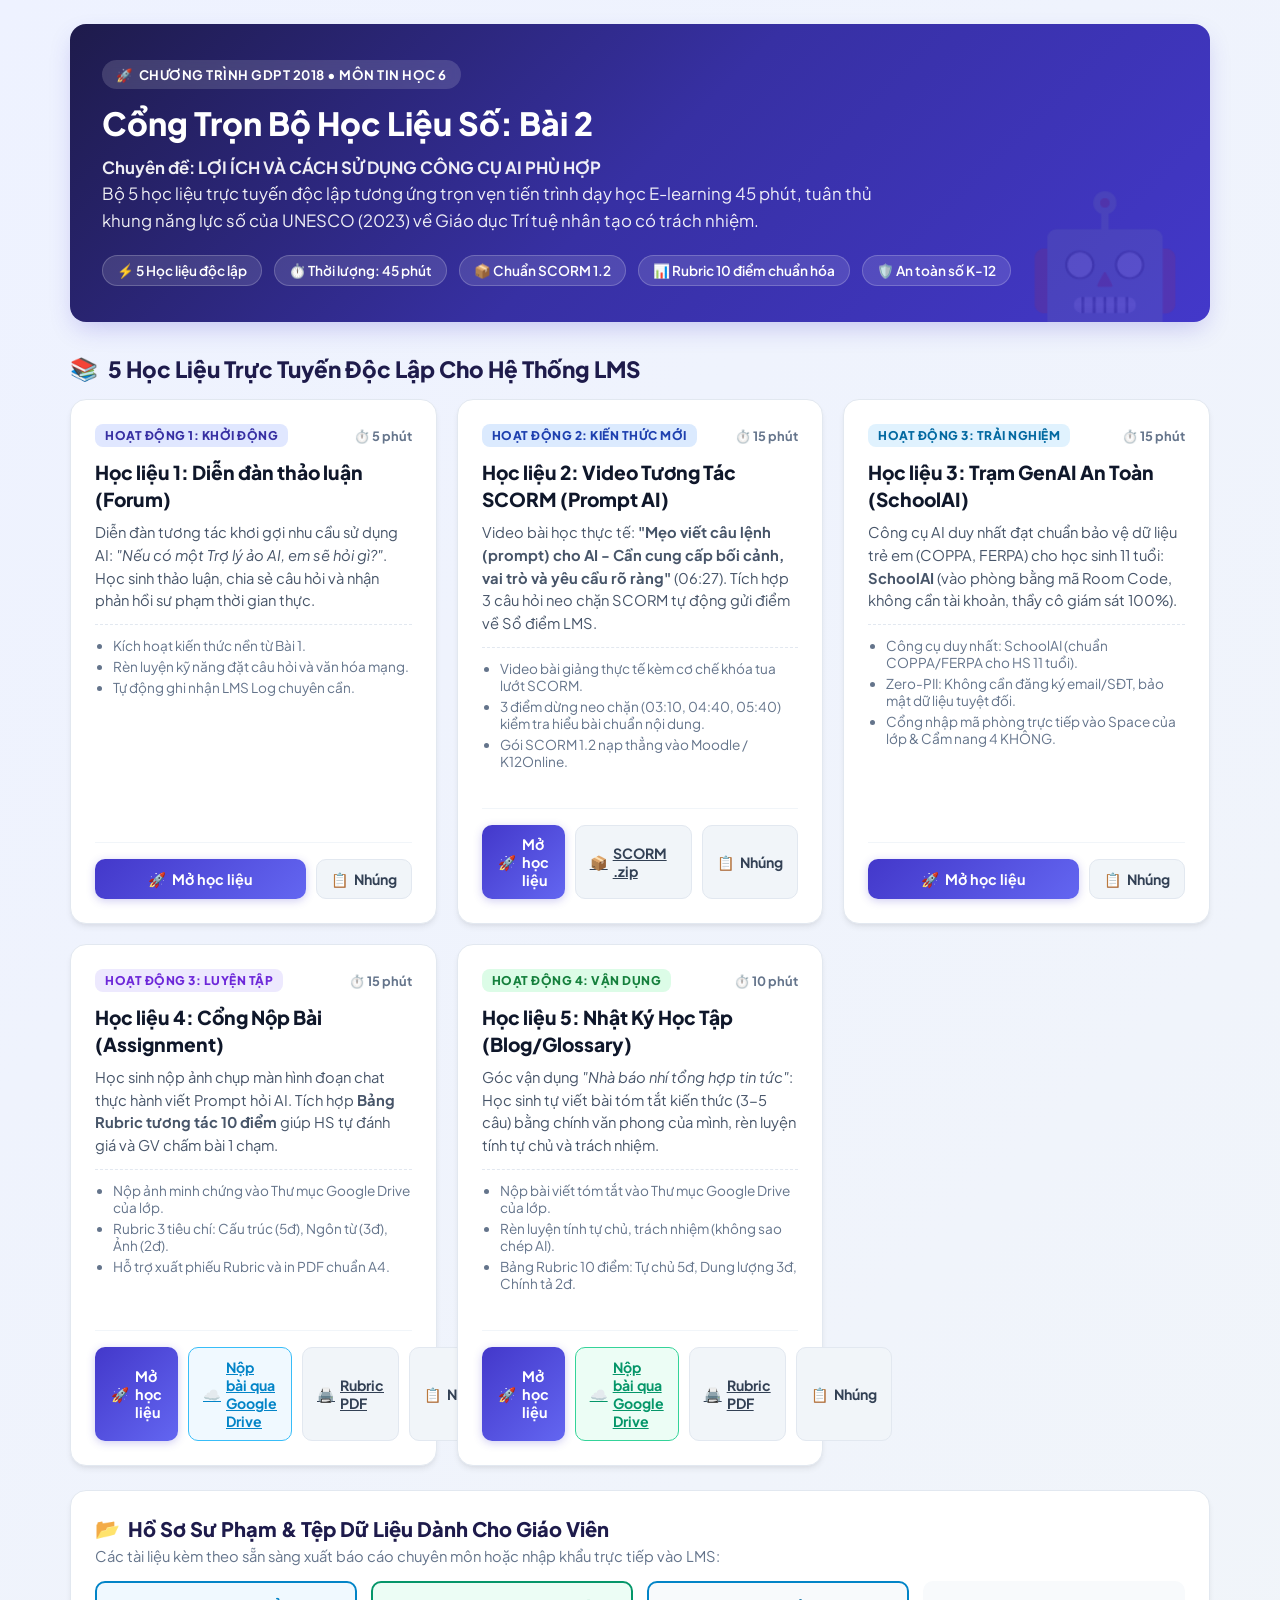
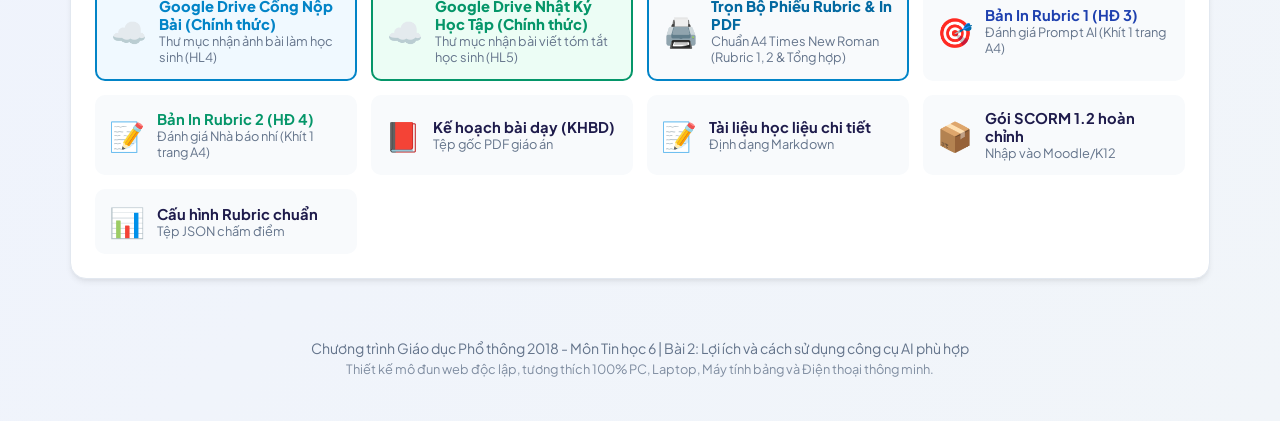
<file: index.html>
<!DOCTYPE html>
<html lang="vi">

<head>
  <meta charset="UTF-8">
  <meta name="viewport" content="width=device-width, initial-scale=1.0">
  <title>Cổng Trọn Bộ Học Liệu Tin Học 6: Bài 2 (E-Learning LMS)</title>
  <link rel="preconnect" href="https://fonts.googleapis.com">
  <link rel="preconnect" href="https://fonts.gstatic.com" crossorigin>
  <link href="https://fonts.googleapis.com/css2?family=Plus+Jakarta+Sans:wght@400;500;600;700;800;900&display=swap"
    rel="stylesheet">
  <style>
    :root {
      --primary: #4338ca;
      --primary-light: #6366f1;
      --primary-dark: #312e81;
      --accent: #0ea5e9;
      --bg: #f8fafc;
      --card: #ffffff;
      --text: #0f172a;
      --text-muted: #64748b;
      --radius: 16px;
      --shadow: 0 4px 6px -1px rgba(0, 0, 0, 0.07), 0 2px 4px -2px rgba(0, 0, 0, 0.05);
      --shadow-lg: 0 10px 25px -5px rgba(67, 56, 202, 0.25);
    }

    * {
      box-sizing: border-box;
      margin: 0;
      padding: 0;
      font-family: 'Plus Jakarta Sans', sans-serif;
      -webkit-tap-highlight-color: transparent;
    }

    body {
      background: linear-gradient(135deg, #eef2ff 0%, #f1f5f9 100%);
      color: var(--text);
      padding: 24px 16px;
      min-height: 100vh;
    }

    .container {
      max-width: 1140px;
      margin: 0 auto;
    }

    /* Header */
    header {
      background: linear-gradient(135deg, #1e1b4b 0%, #3730a3 50%, #4338ca 100%);
      color: white;
      padding: 36px 32px;
      border-radius: var(--radius);
      box-shadow: var(--shadow-lg);
      margin-bottom: 28px;
      position: relative;
      overflow: hidden;
    }

    header::after {
      content: "🤖";
      position: absolute;
      right: 25px;
      bottom: -15px;
      font-size: 8rem;
      opacity: 0.12;
      pointer-events: none;
    }

    .tag {
      display: inline-flex;
      align-items: center;
      gap: 6px;
      background: rgba(255, 255, 255, 0.15);
      backdrop-filter: blur(4px);
      padding: 6px 14px;
      border-radius: 20px;
      font-size: 0.82rem;
      font-weight: 700;
      letter-spacing: 0.5px;
      text-transform: uppercase;
      margin-bottom: 14px;
    }

    h1 {
      font-size: 2rem;
      font-weight: 800;
      margin-bottom: 10px;
      line-height: 1.3;
    }

    .subtitle {
      font-size: 1.05rem;
      opacity: 0.92;
      max-width: 780px;
      line-height: 1.6;
    }

    /* Badges Bar */
    .badges-bar {
      display: flex;
      flex-wrap: wrap;
      gap: 12px;
      margin-top: 20px;
    }

    .badge-item {
      background: rgba(255, 255, 255, 0.12);
      border: 1px solid rgba(255, 255, 255, 0.2);
      padding: 6px 14px;
      border-radius: 20px;
      font-size: 0.85rem;
      font-weight: 600;
    }

    /* Section Grid */
    .section-title {
      font-size: 1.4rem;
      font-weight: 800;
      color: #1e1b4b;
      margin: 32px 0 16px;
      display: flex;
      align-items: center;
      gap: 10px;
    }

    .cards-grid {
      display: grid;
      grid-template-columns: repeat(auto-fit, minmax(320px, 1fr));
      gap: 20px;
    }

    .card {
      background: var(--card);
      border-radius: var(--radius);
      padding: 24px;
      box-shadow: var(--shadow);
      border: 1px solid #e2e8f0;
      display: flex;
      flex-direction: column;
      justify-content: space-between;
      transition: all 0.25s ease;
      position: relative;
    }

    .card:hover {
      transform: translateY(-4px);
      box-shadow: 0 12px 24px -6px rgba(0, 0, 0, 0.1);
      border-color: #cbd5e1;
    }

    .card-top {
      margin-bottom: 16px;
    }

    .card-meta {
      display: flex;
      justify-content: space-between;
      align-items: center;
      margin-bottom: 12px;
    }

    .activity-badge {
      font-size: 0.75rem;
      font-weight: 800;
      padding: 4px 10px;
      border-radius: 8px;
      text-transform: uppercase;
      letter-spacing: 0.5px;
    }

    .badge-act1 {
      background: #e0e7ff;
      color: #3730a3;
    }

    .badge-act2 {
      background: #dbeafe;
      color: #1e40af;
    }

    .badge-act3 {
      background: #e0f2fe;
      color: #0369a1;
    }

    .badge-act4 {
      background: #ede9fe;
      color: #6d28d9;
    }

    .badge-act5 {
      background: #dcfce7;
      color: #15803d;
    }

    .time-badge {
      font-size: 0.8rem;
      font-weight: 700;
      color: #64748b;
      display: flex;
      align-items: center;
      gap: 4px;
    }

    .card-title {
      font-size: 1.2rem;
      font-weight: 800;
      color: #0f172a;
      line-height: 1.4;
      margin-bottom: 8px;
    }

    .card-desc {
      font-size: 0.92rem;
      color: #475569;
      line-height: 1.55;
    }

    .objective-list {
      margin-top: 12px;
      padding-top: 12px;
      border-top: 1px dashed #e2e8f0;
      font-size: 0.85rem;
      color: #64748b;
    }

    .objective-list li {
      margin-left: 18px;
      margin-bottom: 4px;
    }

    .card-actions {
      display: flex;
      gap: 10px;
      margin-top: 18px;
      padding-top: 16px;
      border-top: 1px solid #f1f5f9;
    }

    .btn-launch {
      flex: 1;
      background: linear-gradient(135deg, var(--primary), var(--primary-light));
      color: white;
      text-decoration: none;
      padding: 10px 16px;
      border-radius: 10px;
      font-weight: 700;
      font-size: 0.9rem;
      display: inline-flex;
      align-items: center;
      justify-content: center;
      gap: 6px;
      transition: all 0.2s;
      box-shadow: 0 2px 8px rgba(67, 56, 202, 0.25);
    }

    .btn-launch:hover {
      background: var(--primary-dark);
      transform: translateY(-1px);
    }

    .btn-secondary {
      background: #f1f5f9;
      color: #334155;
      border: 1px solid #e2e8f0;
      padding: 10px 14px;
      border-radius: 10px;
      font-weight: 700;
      font-size: 0.88rem;
      cursor: pointer;
      display: inline-flex;
      align-items: center;
      gap: 5px;
      transition: all 0.2s;
    }

    .btn-secondary:hover {
      background: #e2e8f0;
      color: #0f172a;
    }

    /* Teacher Resource Card */
    .resource-card {
      background: white;
      border-radius: var(--radius);
      padding: 24px;
      box-shadow: var(--shadow);
      border: 1px solid #e2e8f0;
      margin-top: 24px;
    }

    .resource-grid {
      display: grid;
      grid-template-columns: repeat(auto-fit, minmax(220px, 1fr));
      gap: 14px;
      margin-top: 16px;
    }

    .resource-item {
      border: 1px solid var(--border);
      border-radius: 10px;
      padding: 14px;
      background: #f8fafc;
      display: flex;
      align-items: center;
      gap: 12px;
      text-decoration: none;
      color: var(--text);
      transition: all 0.2s;
    }

    .resource-item:hover {
      background: #eef2ff;
      border-color: #c7d2fe;
      transform: translateY(-2px);
    }

    .resource-icon {
      font-size: 1.8rem;
    }

    .resource-name {
      font-weight: 700;
      font-size: 0.92rem;
      color: #1e1b4b;
    }

    .resource-type {
      font-size: 0.8rem;
      color: var(--text-muted);
    }

    /* Modal for Iframe Embed */
    .modal-overlay {
      display: none;
      position: fixed;
      top: 0;
      left: 0;
      width: 100%;
      height: 100%;
      background: rgba(15, 23, 42, 0.7);
      backdrop-filter: blur(4px);
      z-index: 100;
      align-items: center;
      justify-content: center;
      padding: 16px;
    }

    .modal-card {
      background: white;
      border-radius: 16px;
      max-width: 620px;
      width: 100%;
      padding: 26px;
      box-shadow: var(--shadow-lg);
    }

    .modal-header {
      display: flex;
      justify-content: space-between;
      align-items: center;
      margin-bottom: 14px;
    }

    .modal-title {
      font-size: 1.2rem;
      font-weight: 800;
      color: #1e1b4b;
    }

    .btn-close {
      background: none;
      border: none;
      font-size: 1.4rem;
      cursor: pointer;
      color: var(--text-muted);
    }

    .code-box {
      background: #0f172a;
      color: #f8fafc;
      padding: 14px;
      border-radius: 8px;
      font-family: monospace;
      font-size: 0.88rem;
      word-break: break-all;
      margin: 14px 0;
    }

    /* Footer */
    footer {
      text-align: center;
      margin-top: 40px;
      padding: 20px 0;
      color: var(--text-muted);
      font-size: 0.88rem;
    }
  </style>
</head>

<body>

  <div class="container">
    <!-- Header -->
    <header>
      <div class="tag">
        <span>🚀</span> CHƯƠNG TRÌNH GDPT 2018 • MÔN TIN HỌC 6
      </div>
      <h1>Cổng Trọn Bộ Học Liệu Số: Bài 2</h1>
      <p class="subtitle">
        <strong>Chuyên đề: LỢI ÍCH VÀ CÁCH SỬ DỤNG CÔNG CỤ AI PHÙ HỢP</strong><br>
        Bộ 5 học liệu trực tuyến độc lập tương ứng trọn vẹn tiến trình dạy học E-learning 45 phút,
        tuân thủ khung năng lực số của UNESCO (2023) về Giáo dục Trí tuệ nhân tạo có trách nhiệm.
      </p>

      <div class="badges-bar">
        <div class="badge-item">⚡ 5 Học liệu độc lập</div>
        <div class="badge-item">⏱️ Thời lượng: 45 phút</div>
        <div class="badge-item">📦 Chuẩn SCORM 1.2</div>
        <div class="badge-item">📊 Rubric 10 điểm chuẩn hóa</div>
        <div class="badge-item">🛡️ An toàn số K-12</div>
      </div>
    </header>

    <!-- 5 Independent Learning Materials -->
    <div class="section-title">
      <span>📚</span> 5 Học Liệu Trực Tuyến Độc Lập Cho Hệ Thống LMS
    </div>

    <div class="cards-grid">
      <!-- Card 1 -->
      <div class="card">
        <div class="card-top">
          <div class="card-meta">
            <span class="activity-badge badge-act1">Hoạt động 1: Khởi động</span>
            <span class="time-badge">⏱️ 5 phút</span>
          </div>
          <div class="card-title">Học liệu 1: Diễn đàn thảo luận (Forum)</div>
          <p class="card-desc">
            Diễn đàn tương tác khơi gợi nhu cầu sử dụng AI: <em>"Nếu có một Trợ lý ảo AI, em sẽ hỏi gì?"</em>. Học sinh
            thảo luận, chia sẻ câu hỏi và nhận phản hồi sư phạm thời gian thực.
          </p>
          <ul class="objective-list">
            <li>Kích hoạt kiến thức nền từ Bài 1.</li>
            <li>Rèn luyện kỹ năng đặt câu hỏi và văn hóa mạng.</li>
            <li>Tự động ghi nhận LMS Log chuyên cần.</li>
          </ul>
        </div>
        <div class="card-actions">
          <a href="hoc_lieu_1_dien_dan_khoi_dong.html" class="btn-launch" target="_blank">
            <span>🚀</span> Mở học liệu
          </a>
          <button class="btn-secondary" onclick="openEmbedModal('hoc_lieu_1_dien_dan_khoi_dong.html')">
            <span>📋</span> Nhúng
          </button>
        </div>
      </div>

      <!-- Card 2 -->
      <div class="card">
        <div class="card-top">
          <div class="card-meta">
            <span class="activity-badge badge-act2">Hoạt động 2: Kiến thức mới</span>
            <span class="time-badge">⏱️ 15 phút</span>
          </div>
          <div class="card-title">Học liệu 2: Video Tương Tác SCORM (Prompt AI)</div>
          <p class="card-desc">
            Video bài học thực tế: <strong>"Mẹo viết câu lệnh (prompt) cho AI - Cần cung cấp bối cảnh, vai trò và yêu
              cầu rõ ràng"</strong> (06:27). Tích hợp 3 câu hỏi neo chặn SCORM tự động gửi điểm về Sổ điểm LMS.
          </p>
          <ul class="objective-list">
            <li>Video bài giảng thực tế kèm cơ chế khóa tua lướt SCORM.</li>
            <li>3 điểm dừng neo chặn (03:10, 04:40, 05:40) kiểm tra hiểu bài chuẩn nội dung.</li>
            <li>Gói SCORM 1.2 nạp thẳng vào Moodle / K12Online.</li>
          </ul>
        </div>
        <div class="card-actions">
          <a href="hoc_lieu_2_video_infographic_tuong_tac.html" class="btn-launch" target="_blank">
            <span>🚀</span> Mở học liệu
          </a>
          <a href="SCORM_KyThuatVietPrompt_TinHoc6.zip" class="btn-secondary" title="Tải gói SCORM">
            <span>📦</span> SCORM .zip
          </a>
          <button class="btn-secondary" onclick="openEmbedModal('hoc_lieu_2_video_infographic_tuong_tac.html')">
            <span>📋</span> Nhúng
          </button>
        </div>
      </div>

      <!-- Card 3 -->
      <div class="card">
        <div class="card-top">
          <div class="card-meta">
            <span class="activity-badge badge-act3">Hoạt động 3: Trải nghiệm</span>
            <span class="time-badge">⏱️ 15 phút</span>
          </div>
          <div class="card-title">Học liệu 3: Trạm GenAI An Toàn (SchoolAI)</div>
          <p class="card-desc">
            Công cụ AI duy nhất đạt chuẩn bảo vệ dữ liệu trẻ em (COPPA, FERPA) cho học sinh 11 tuổi:
            <strong>SchoolAI</strong> (vào phòng bằng mã Room Code, không cần tài khoản, thầy cô giám sát 100%).
          </p>
          <ul class="objective-list">
            <li>Công cụ duy nhất: SchoolAI (chuẩn COPPA/FERPA cho HS 11 tuổi).</li>
            <li>Zero-PII: Không cần đăng ký email/SĐT, bảo mật dữ liệu tuyệt đối.</li>
            <li>Cổng nhập mã phòng trực tiếp vào Space của lớp & Cẩm nang 4 KHÔNG.</li>
          </ul>
        </div>
        <div class="card-actions">
          <a href="hoc_lieu_3_cong_cu_genai_an_toan.html" class="btn-launch" target="_blank">
            <span>🚀</span> Mở học liệu
          </a>
          <button class="btn-secondary" onclick="openEmbedModal('hoc_lieu_3_cong_cu_genai_an_toan.html')">
            <span>📋</span> Nhúng
          </button>
        </div>
      </div>

      <!-- Card 4 -->
      <div class="card">
        <div class="card-top">
          <div class="card-meta">
            <span class="activity-badge badge-act4">Hoạt động 3: Luyện tập</span>
            <span class="time-badge">⏱️ 15 phút</span>
          </div>
          <div class="card-title">Học liệu 4: Cổng Nộp Bài (Assignment)</div>
          <p class="card-desc">
            Học sinh nộp ảnh chụp màn hình đoạn chat thực hành viết Prompt hỏi AI. Tích hợp <strong>Bảng Rubric tương
              tác 10 điểm</strong> giúp HS tự đánh giá và GV chấm bài 1 chạm.
          </p>
          <ul class="objective-list">
            <li>Nộp ảnh minh chứng vào Thư mục Google Drive của lớp.</li>
            <li>Rubric 3 tiêu chí: Cấu trúc (5đ), Ngôn từ (3đ), Ảnh (2đ).</li>
            <li>Hỗ trợ xuất phiếu Rubric và in PDF chuẩn A4.</li>
          </ul>
        </div>
        <div class="card-actions">
          <a href="hoc_lieu_4_nop_bai_assignment_rubric.html" class="btn-launch" target="_blank">
            <span>🚀</span> Mở học liệu
          </a>
          <a href="https://drive.google.com/drive/folders/1N4MIlx9gx_LnO4LPmdAuCpQcMtHokwr3?usp=sharing"
            class="btn-secondary" target="_blank" title="Thư mục Google Drive chính thức để học sinh nộp bài"
            style="color: #0284c7; font-weight: 700; border-color: #38bdf8; background: #f0f9ff;">
            <span>☁️</span> Nộp bài qua Google Drive
          </a>
          <a href="phieu_rubric_va_danh_gia.html" class="btn-secondary" target="_blank"
            title="Xem và in phiếu Rubric chuẩn A4">
            <span>🖨️</span> Rubric PDF
          </a>
          <button class="btn-secondary" onclick="openEmbedModal('hoc_lieu_4_nop_bai_assignment_rubric.html')">
            <span>📋</span> Nhúng
          </button>
        </div>
      </div>

      <!-- Card 5 -->
      <div class="card">
        <div class="card-top">
          <div class="card-meta">
            <span class="activity-badge badge-act5">Hoạt động 4: Vận dụng</span>
            <span class="time-badge">⏱️ 10 phút</span>
          </div>
          <div class="card-title">Học liệu 5: Nhật Ký Học Tập (Blog/Glossary)</div>
          <p class="card-desc">
            Góc vận dụng <em>"Nhà báo nhí tổng hợp tin tức"</em>: Học sinh tự viết bài tóm tắt kiến thức (3-5 câu) bằng
            chính văn phong của mình, rèn luyện tính tự chủ và trách nhiệm.
          </p>
          <ul class="objective-list">
            <li>Nộp bài viết tóm tắt vào Thư mục Google Drive của lớp.</li>
            <li>Rèn luyện tính tự chủ, trách nhiệm (không sao chép AI).</li>
            <li>Bảng Rubric 10 điểm: Tự chủ 5đ, Dung lượng 3đ, Chính tả 2đ.</li>
          </ul>
        </div>
        <div class="card-actions">
          <a href="hoc_lieu_5_blog_nhat_ky_glossary_rubric.html" class="btn-launch" target="_blank">
            <span>🚀</span> Mở học liệu
          </a>
          <a href="https://drive.google.com/drive/folders/1o0Y7hb1UQcuXPTsVk3z-EUYB_Ed6e0vp?usp=sharing"
            class="btn-secondary" target="_blank"
            title="Thư mục Google Drive chính thức để học sinh nộp nhật ký học tập"
            style="color: #059669; font-weight: 700; border-color: #34d399; background: #ecfdf5;">
            <span>☁️</span> Nộp bài qua Google Drive
          </a>
          <a href="phieu_rubric_va_danh_gia.html" class="btn-secondary" target="_blank"
            title="Xem và in phiếu Rubric chuẩn A4">
            <span>🖨️</span> Rubric PDF
          </a>
          <button class="btn-secondary" onclick="openEmbedModal('hoc_lieu_5_blog_nhat_ky_glossary_rubric.html')">
            <span>📋</span> Nhúng
          </button>
        </div>
      </div>
    </div>

    <!-- Teacher Resource Section -->
    <div class="resource-card">
      <div style="font-weight: 800; font-size: 1.25rem; color: #1e1b4b; display: flex; align-items: center; gap: 8px;">
        <span>📂</span> Hồ Sơ Sư Phạm & Tệp Dữ Liệu Dành Cho Giáo Viên
      </div>
      <p style="font-size: 0.92rem; color: var(--text-muted); margin-top: 6px;">
        Các tài liệu kèm theo sẵn sàng xuất báo cáo chuyên môn hoặc nhập khẩu trực tiếp vào LMS:
      </p>

      <div class="resource-grid">
        <a href="https://drive.google.com/drive/folders/1N4MIlx9gx_LnO4LPmdAuCpQcMtHokwr3?usp=sharing"
          class="resource-item" target="_blank" style="border: 2px solid #0284c7; background: #f0f9ff;">
          <div class="resource-icon">☁️</div>
          <div>
            <div class="resource-name" style="color: #0284c7; font-weight: 800;">Google Drive Cổng Nộp Bài (Chính thức)
            </div>
            <div class="resource-type">Thư mục nhận ảnh bài làm học sinh (HL4)</div>
          </div>
        </a>

        <a href="https://drive.google.com/drive/folders/1o0Y7hb1UQcuXPTsVk3z-EUYB_Ed6e0vp?usp=sharing"
          class="resource-item" target="_blank" style="border: 2px solid #059669; background: #ecfdf5;">
          <div class="resource-icon">☁️</div>
          <div>
            <div class="resource-name" style="color: #059669; font-weight: 800;">Google Drive Nhật Ký Học Tập (Chính
              thức)</div>
            <div class="resource-type">Thư mục nhận bài viết tóm tắt học sinh (HL5)</div>
          </div>
        </a>

        <a href="phieu_rubric_va_danh_gia.html" class="resource-item" target="_blank"
          style="border: 2px solid #0284c7; background: #f8fafc;">
          <div class="resource-icon">🖨️</div>
          <div>
            <div class="resource-name" style="color: #0369a1; font-weight: 800;">Trọn Bộ Phiếu Rubric & In PDF</div>
            <div class="resource-type">Chuẩn A4 Times New Roman (Rubric 1, 2 & Tổng hợp)</div>
          </div>
        </a>

        <a href="rubric_1_pdf_template.html" class="resource-item" target="_blank">
          <div class="resource-icon">🎯</div>
          <div>
            <div class="resource-name" style="color: #1e40af; font-weight: 700;">Bản In Rubric 1 (HĐ 3)</div>
            <div class="resource-type">Đánh giá Prompt AI (Khít 1 trang A4)</div>
          </div>
        </a>

        <a href="rubric_2_pdf_template.html" class="resource-item" target="_blank">
          <div class="resource-icon">📝</div>
          <div>
            <div class="resource-name" style="color: #059669; font-weight: 700;">Bản In Rubric 2 (HĐ 4)</div>
            <div class="resource-type">Đánh giá Nhà báo nhí (Khít 1 trang A4)</div>
          </div>
        </a>

        <a href="KHBD%20B%C3%A0i%202.pdf" class="resource-item" target="_blank">
          <div class="resource-icon">📕</div>
          <div>
            <div class="resource-name">Kế hoạch bài dạy (KHBD)</div>
            <div class="resource-type">Tệp gốc PDF giáo án</div>
          </div>
        </a>

        <a href="Bo_Hoc_Lieu_LMS_TinHoc6_Bai2.md" class="resource-item" target="_blank">
          <div class="resource-icon">📝</div>
          <div>
            <div class="resource-name">Tài liệu học liệu chi tiết</div>
            <div class="resource-type">Định dạng Markdown</div>
          </div>
        </a>

        <a href="SCORM_KyThuatVietPrompt_TinHoc6.zip" class="resource-item">
          <div class="resource-icon">📦</div>
          <div>
            <div class="resource-name">Gói SCORM 1.2 hoàn chỉnh</div>
            <div class="resource-type">Nhập vào Moodle/K12</div>
          </div>
        </a>

        <a href="Rubric_LMS_TinHoc6.json" class="resource-item" target="_blank">
          <div class="resource-icon">📊</div>
          <div>
            <div class="resource-name">Cấu hình Rubric chuẩn</div>
            <div class="resource-type">Tệp JSON chấm điểm</div>
          </div>
        </a>
      </div>
    </div>

    <!-- Modal Embed -->
    <div class="modal-overlay" id="embedModal" onclick="closeModalOnBg(event)">
      <div class="modal-card">
        <div class="modal-header">
          <div class="modal-title">📋 Mã Nhúng Iframe Cho Hệ Thống LMS</div>
          <button class="btn-close" onclick="closeEmbedModal()">✕</button>
        </div>
        <p style="font-size: 0.92rem; color: var(--text-muted);">
          Thầy cô chỉ cần sao chép đoạn mã HTML bên dưới và dán vào công cụ soạn thảo của Moodle, Canvas, K12Online hoặc
          Google Sites:
        </p>
        <div class="code-box" id="iframeCode"></div>
        <div style="text-align: right;">
          <button class="btn-launch" style="padding: 8px 18px;" onclick="copyEmbedCode()">
            <span>📄</span> Sao chép mã nhúng
          </button>
        </div>
      </div>
    </div>

    <!-- Footer -->
    <footer>
      <p>Chương trình Giáo dục Phổ thông 2018 - Môn Tin học 6 | Bài 2: Lợi ích và cách sử dụng công cụ AI phù hợp</p>
      <p style="margin-top: 4px; font-size: 0.8rem; opacity: 0.8;">Thiết kế mô đun web độc lập, tương thích 100% PC,
        Laptop, Máy tính bảng và Điện thoại thông minh.</p>
    </footer>
  </div>

  <script>
    function openEmbedModal(fileName) {
      const code = `<iframe src="${fileName}" width="100%" height="750" frameborder="0" allowfullscreen style="border-radius: 12px; box-shadow: 0 4px 12px rgba(0,0,0,0.1);"></iframe>`;
      document.getElementById('iframeCode').innerText = code;
      document.getElementById('embedModal').style.display = 'flex';
    }

    function closeEmbedModal() {
      document.getElementById('embedModal').style.display = 'none';
    }

    function closeModalOnBg(e) {
      if (e.target.id === 'embedModal') {
        closeEmbedModal();
      }
    }

    function copyEmbedCode() {
      const code = document.getElementById('iframeCode').innerText;
      navigator.clipboard.writeText(code).then(function () {
        alert("✅ Đã sao chép mã nhúng Iframe vào bộ nhớ tạm! Thầy cô có thể dán vào LMS.");
      });
    }
  </script>

</body>

</html>
</file>
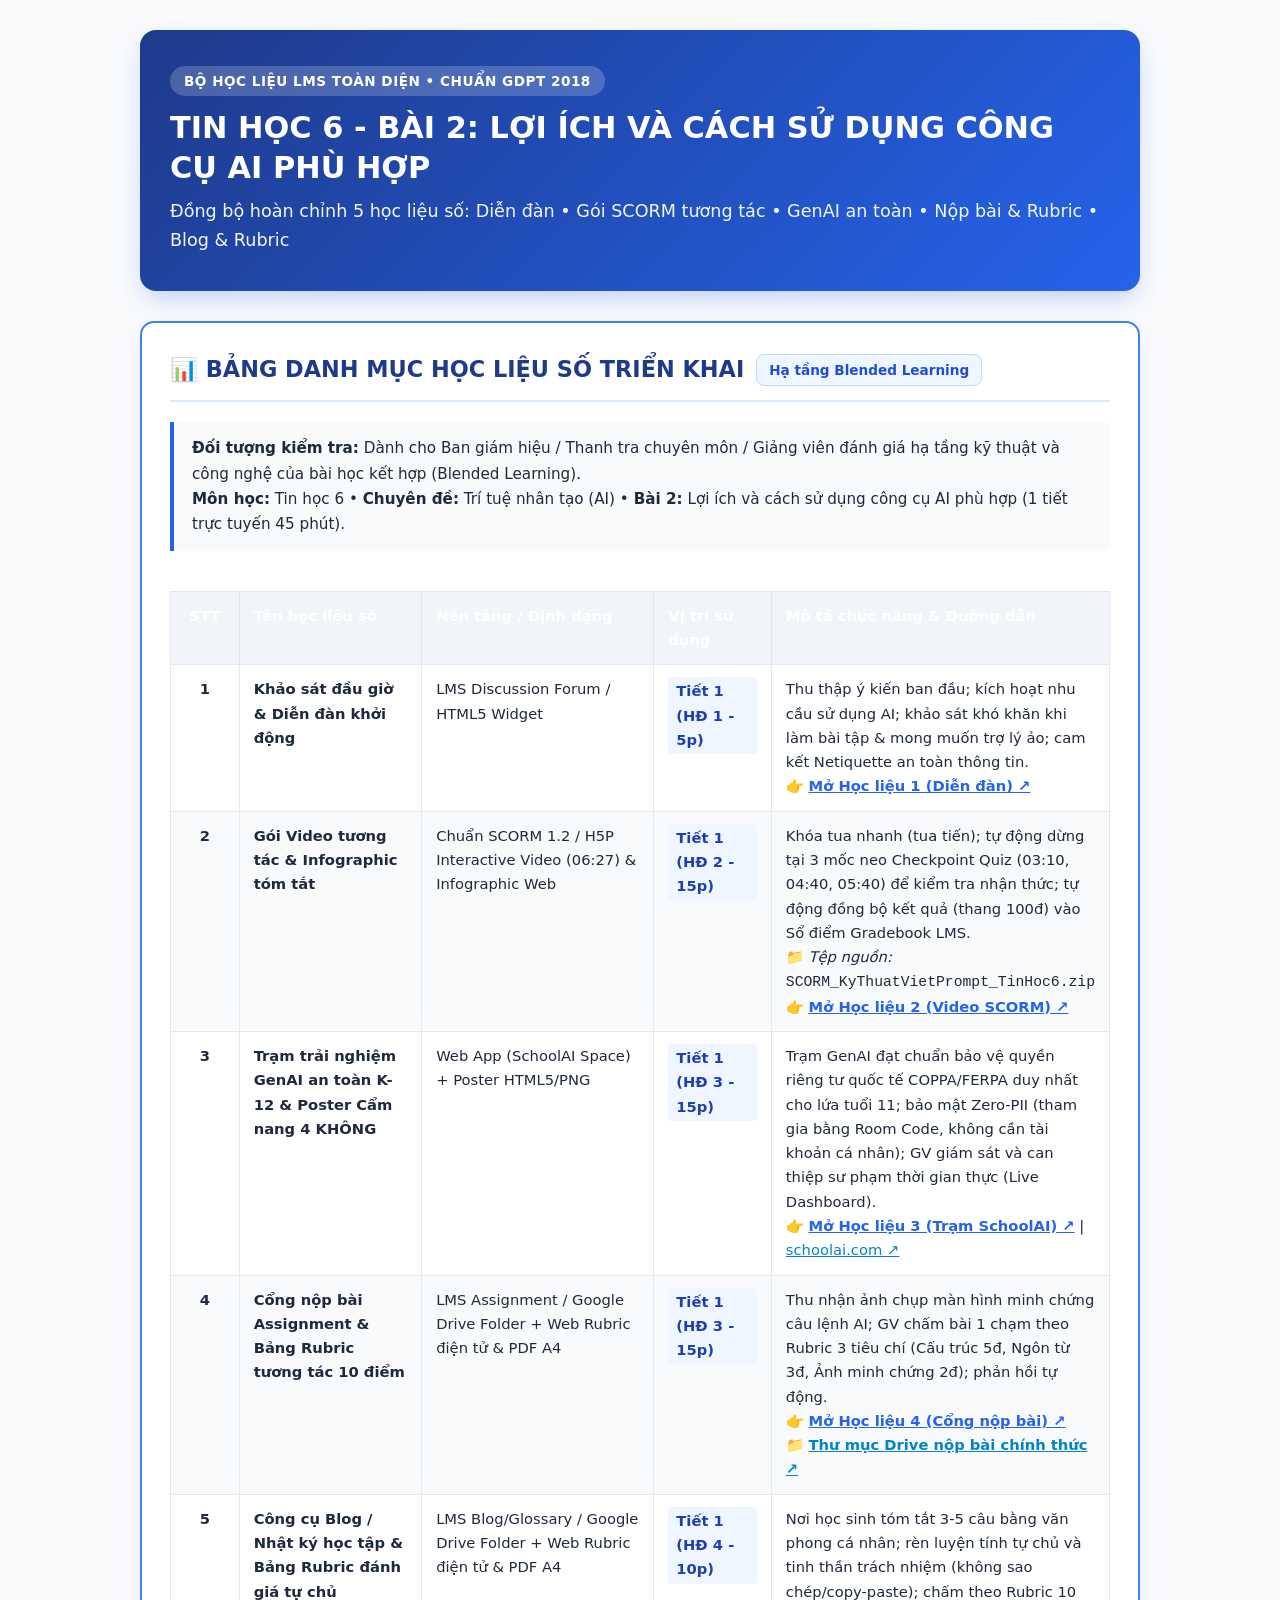
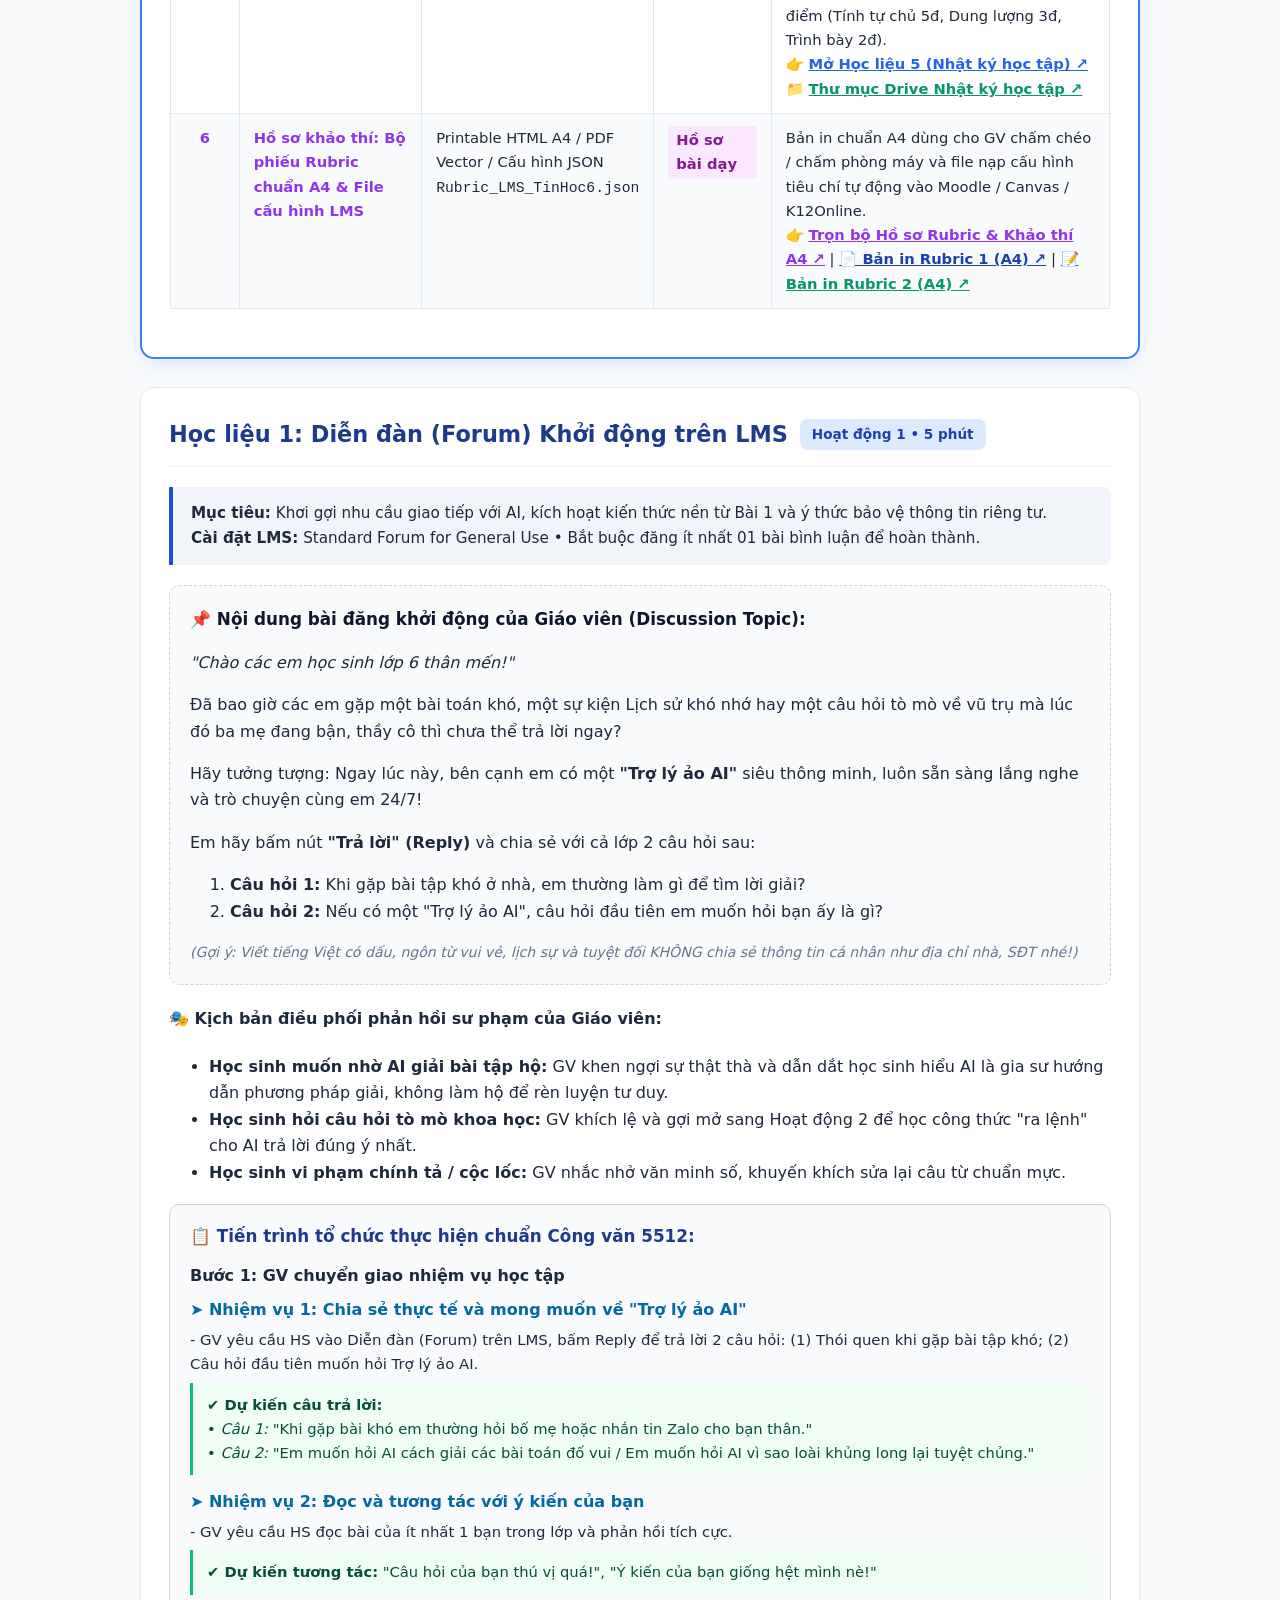
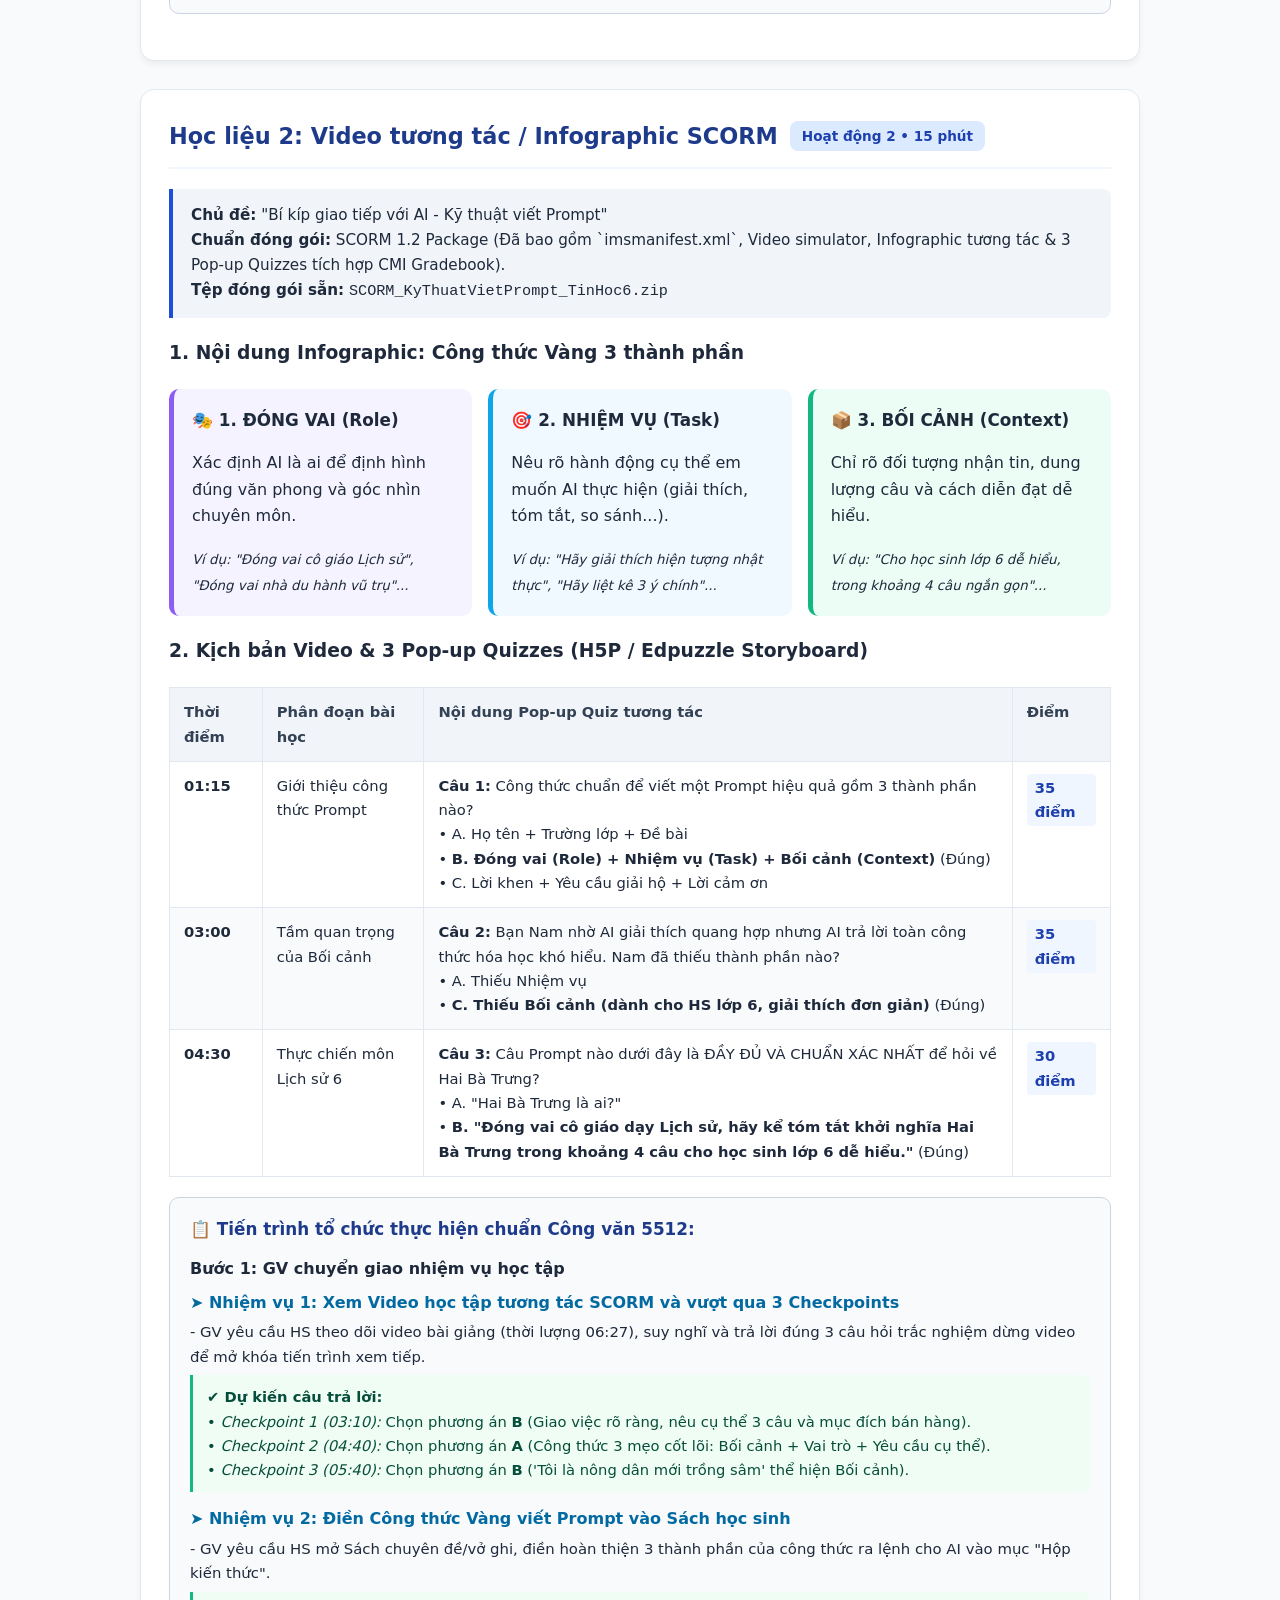
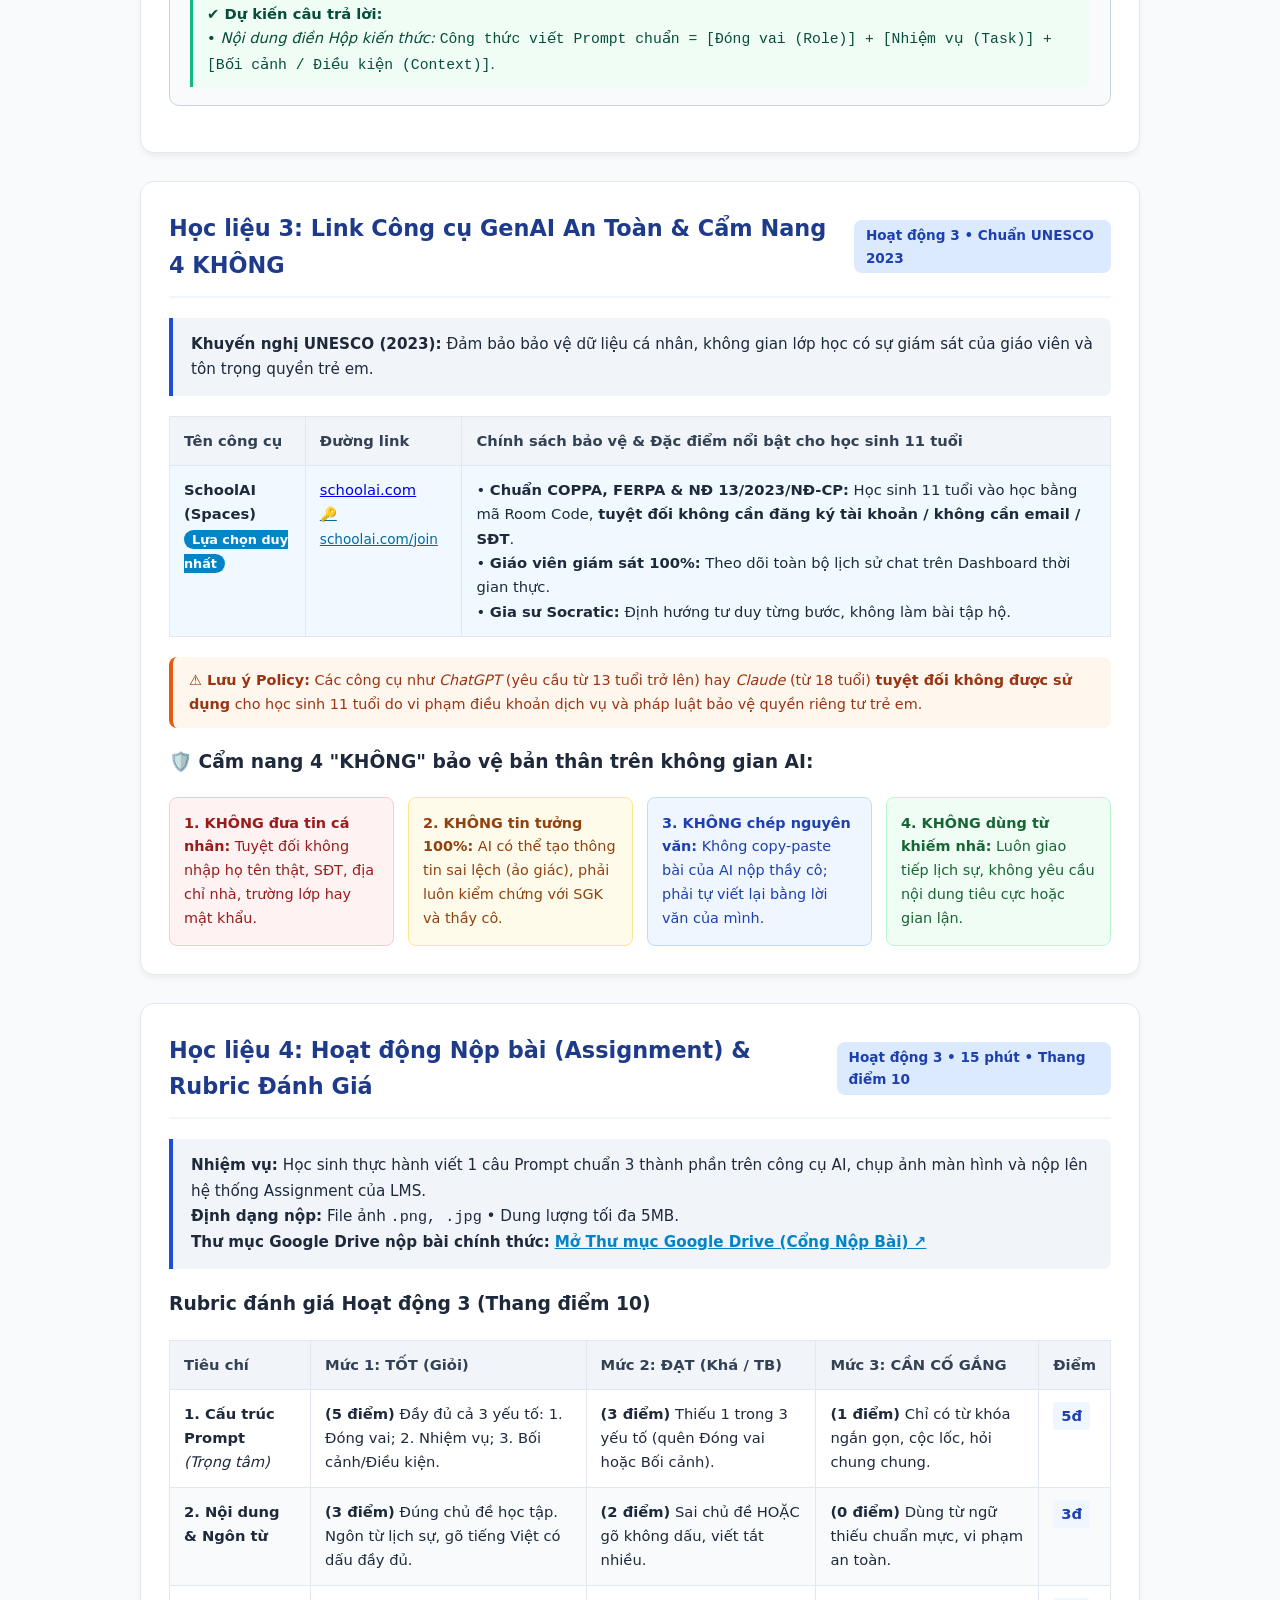
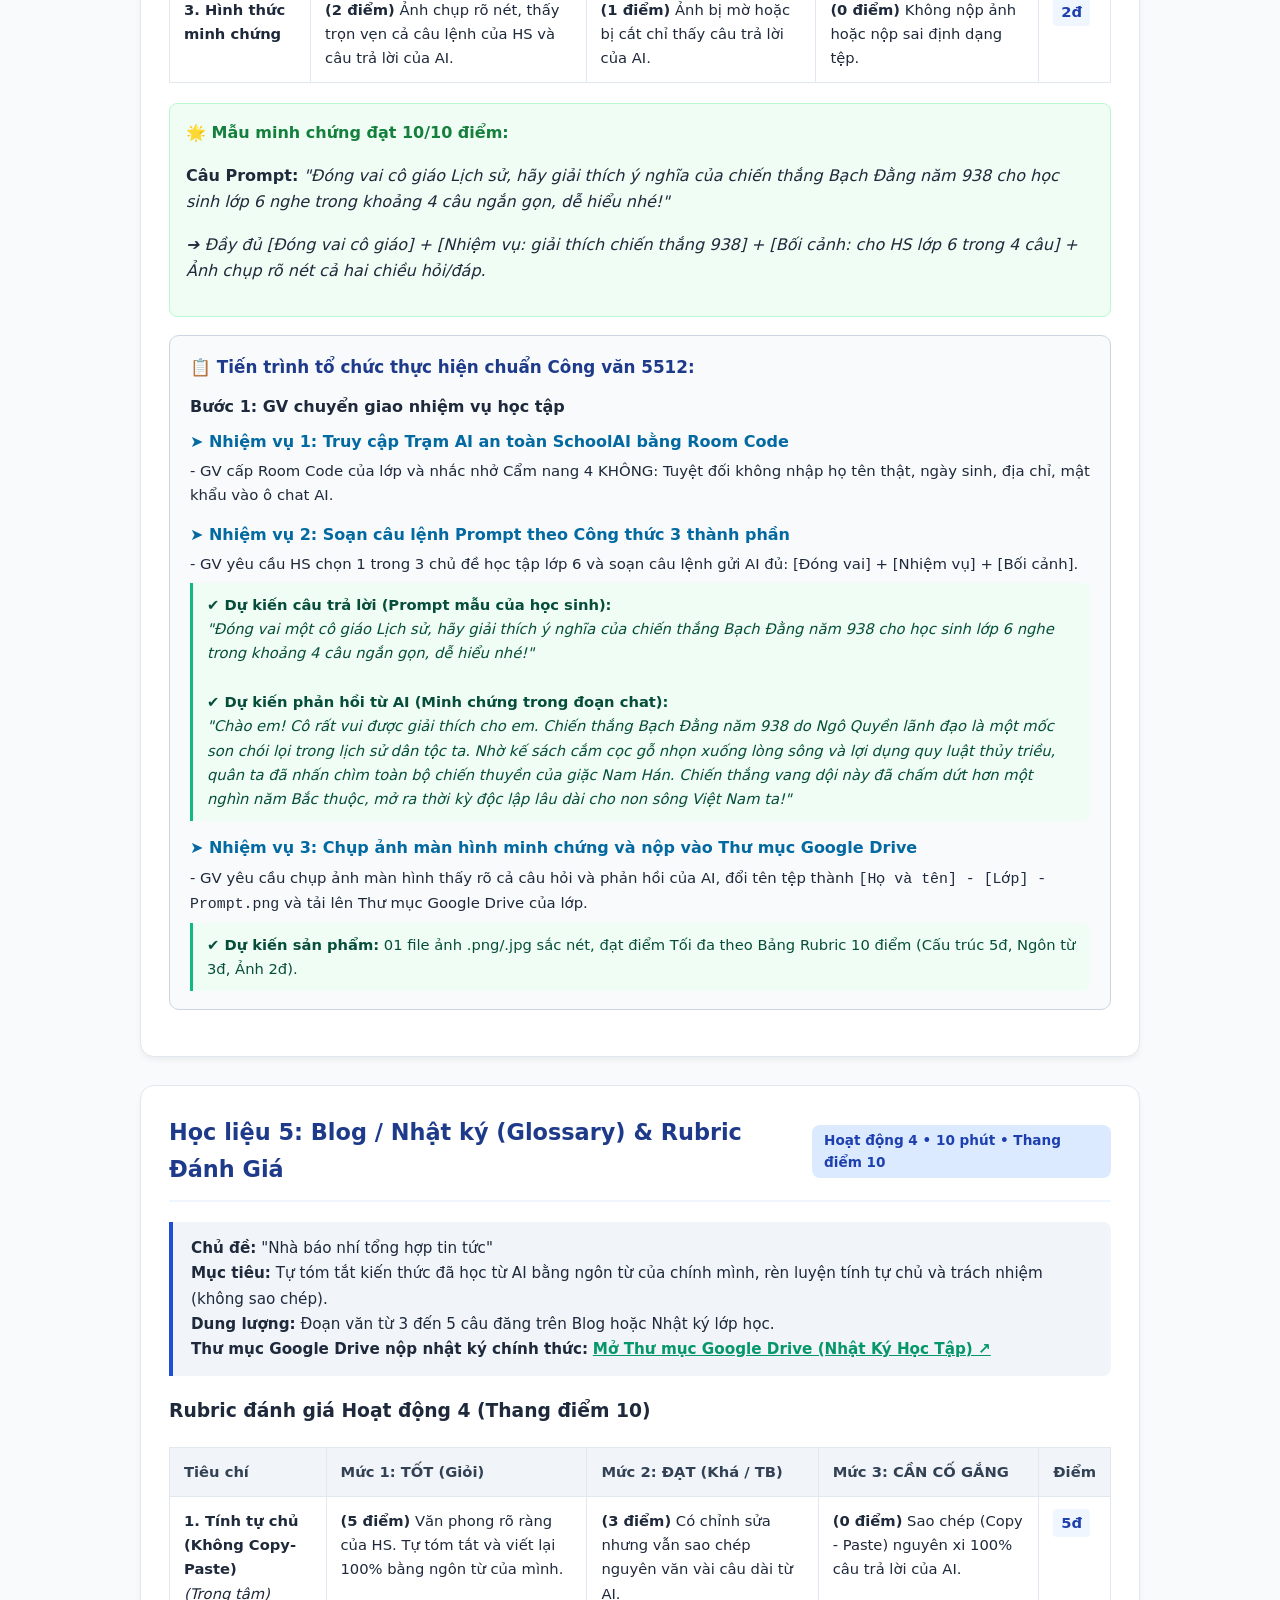
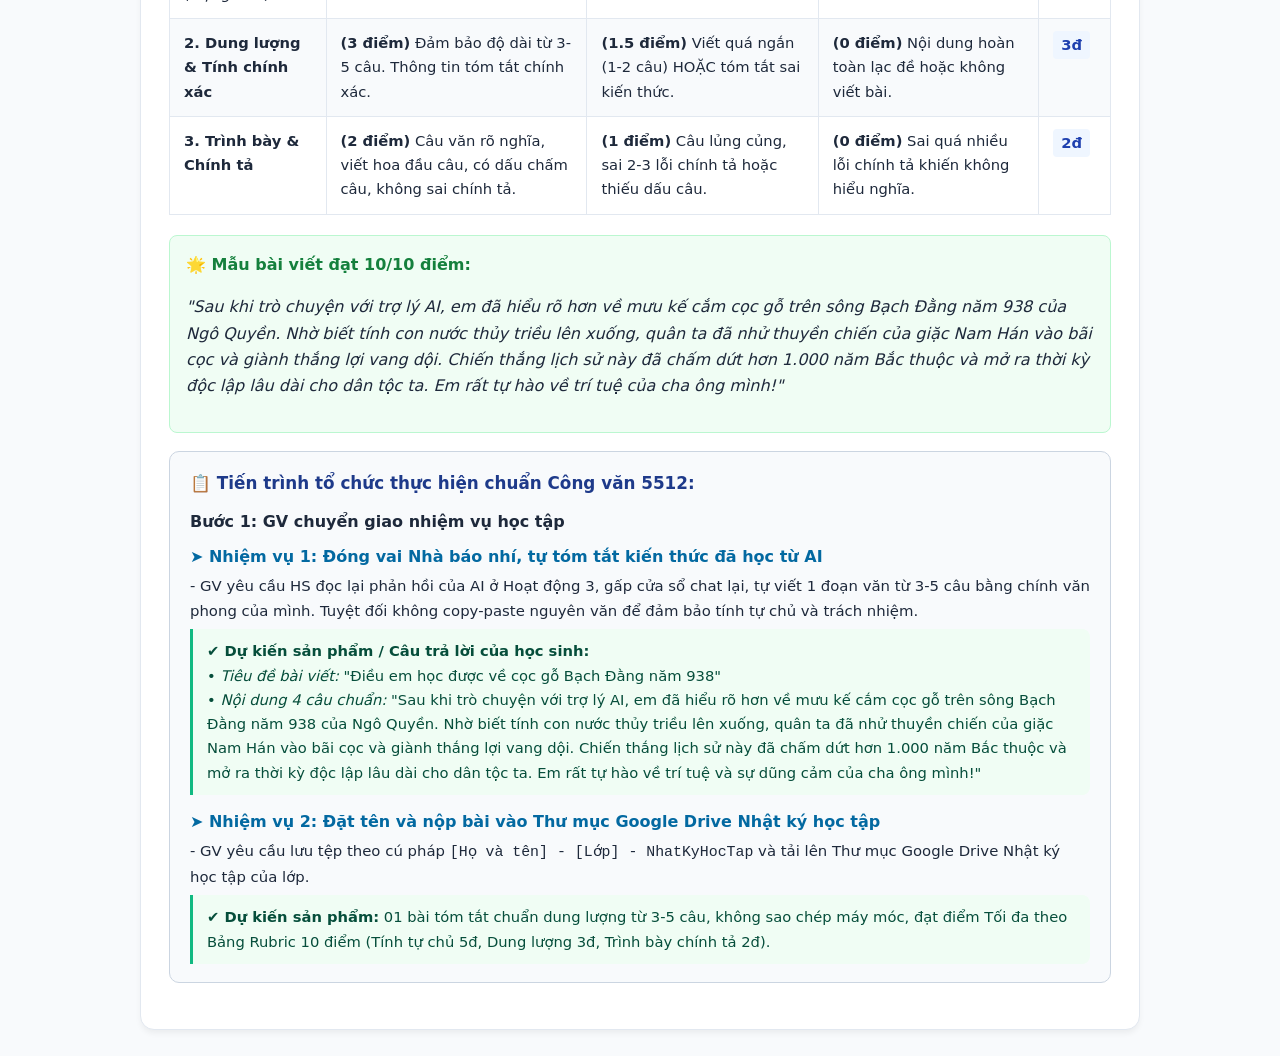
<file: Bo_Hoc_Lieu_LMS_TinHoc6_Bai2.html>
<!DOCTYPE html>
<html lang="vi">
<head>
  <meta charset="UTF-8">
  <meta name="viewport" content="width=device-width, initial-scale=1.0">
  <title>Bộ Học Liệu Trực Tuyến LMS - Tin học 6 Bài 2</title>
  <style>
    :root {
      --primary: #1d4ed8;
      --primary-light: #eff6ff;
      --secondary: #0f766e;
      --accent: #d97706;
      --text: #1e293b;
      --muted: #64748b;
      --border: #e2e8f0;
      --card-bg: #ffffff;
      --bg: #f8fafc;
    }
    body {
      font-family: 'Segoe UI', system-ui, -apple-system, sans-serif;
      background: var(--bg);
      color: var(--text);
      line-height: 1.65;
      padding: 30px 15px;
      margin: 0;
    }
    .container {
      max-width: 1000px;
      margin: 0 auto;
    }
    .header-banner {
      background: linear-gradient(135deg, #1e3a8a, #2563eb);
      color: white;
      padding: 36px 30px;
      border-radius: 16px;
      box-shadow: 0 10px 25px -5px rgba(37, 99, 235, 0.3);
      margin-bottom: 30px;
    }
    .tag {
      display: inline-block;
      background: rgba(255, 255, 255, 0.2);
      padding: 4px 14px;
      border-radius: 20px;
      font-size: 0.85rem;
      font-weight: 600;
      margin-bottom: 12px;
      letter-spacing: 0.5px;
    }
    h1 { margin: 0 0 10px; font-size: 1.9rem; font-weight: 800; line-height: 1.3; }
    .subtitle { font-size: 1.1rem; opacity: 0.95; margin: 0; }
    
    .card {
      background: var(--card-bg);
      border-radius: 14px;
      padding: 28px;
      box-shadow: 0 4px 6px -1px rgba(0,0,0,0.06);
      border: 1px solid var(--border);
      margin-bottom: 28px;
    }
    .card-header {
      display: flex;
      align-items: center;
      gap: 12px;
      border-bottom: 2px solid var(--primary-light);
      padding-bottom: 12px;
      margin-bottom: 20px;
    }
    .card-header h2 {
      margin: 0;
      color: #1e3a8a;
      font-size: 1.4rem;
    }
    .card-header .badge {
      background: #dbeafe;
      color: #1e40af;
      padding: 4px 12px;
      border-radius: 8px;
      font-weight: 700;
      font-size: 0.85rem;
    }
    
    .meta-box {
      background: #f1f5f9;
      border-left: 4px solid var(--primary);
      padding: 14px 18px;
      border-radius: 0 8px 8px 0;
      margin-bottom: 20px;
      font-size: 0.95rem;
    }
    .prompt-box {
      background: #f8fafc;
      border: 1.5px dashed #cbd5e1;
      border-radius: 10px;
      padding: 20px;
      margin: 16px 0;
    }
    .prompt-box h4 {
      margin: 0 0 10px;
      color: #0f172a;
      font-size: 1.05rem;
    }
    
    table {
      width: 100%;
      border-collapse: collapse;
      margin: 20px 0;
      font-size: 0.92rem;
    }
    th, td {
      border: 1px solid var(--border);
      padding: 12px 14px;
      text-align: left;
      vertical-align: top;
    }
    th {
      background: #f1f5f9;
      color: #334155;
      font-weight: 700;
    }
    tr:nth-child(even) td {
      background: #f8fafc;
    }
    .score-badge {
      display: inline-block;
      font-weight: 700;
      color: #1e40af;
      background: #eff6ff;
      padding: 2px 8px;
      border-radius: 4px;
    }
    
    .formula-display {
      display: grid;
      grid-template-columns: repeat(auto-fit, minmax(260px, 1fr));
      gap: 16px;
      margin: 20px 0;
    }
    .f-col {
      padding: 18px;
      border-radius: 10px;
      border-left: 5px solid;
    }
    .f-col.role { border-color: #8b5cf6; background: #f5f3ff; }
    .f-col.task { border-color: #0ea5e9; background: #f0f9ff; }
    .f-col.context { border-color: #10b981; background: #ecfdf5; }
    .f-col h4 { margin: 0 0 8px; font-size: 1.05rem; }
    
    .safety-grid {
      display: grid;
      grid-template-columns: repeat(auto-fit, minmax(220px, 1fr));
      gap: 14px;
      margin-top: 14px;
    }
    .safety-item {
      padding: 14px;
      border-radius: 8px;
      font-size: 0.9rem;
    }
    
    .btn-download {
      display: inline-flex;
      align-items: center;
      gap: 8px;
      background: #10b981;
      color: white;
      text-decoration: none;
      padding: 12px 20px;
      border-radius: 8px;
      font-weight: 700;
      font-size: 0.95rem;
      transition: background 0.2s;
    }
    .btn-download:hover {
      background: #059669;
    }
    
    .example-card {
      border: 1px solid #bbf7d0;
      background: #f0fdf4;
      border-radius: 8px;
      padding: 16px;
      margin-top: 14px;
    }
    .example-title {
      font-weight: 700;
      color: #15803d;
      margin-bottom: 8px;
    }

    /* 5512 Organization Box */
    .step-5512-box {
      background: #f8fafc;
      border: 1.5px solid #cbd5e1;
      border-radius: 10px;
      padding: 18px 20px;
      margin: 18px 0;
    }
    .step-5512-title {
      font-weight: 800;
      color: #1e3a8a;
      font-size: 1.05rem;
      margin-bottom: 12px;
      display: flex;
      align-items: center;
      gap: 8px;
    }
    .task-item {
      margin-bottom: 14px;
    }
    .task-name {
      font-weight: 700;
      color: #0369a1;
      margin-bottom: 4px;
    }
    .expected-answer {
      background: #f0fdf4;
      border-left: 3.5px solid #10b981;
      padding: 10px 14px;
      border-radius: 0 8px 8px 0;
      margin-top: 6px;
      font-size: 0.92rem;
      color: #064e3b;
    }
  </style>
</head>
<body>

<div class="container">
  <!-- Banner -->
  <header class="header-banner">
    <span class="tag">BỘ HỌC LIỆU LMS TOÀN DIỆN • CHUẨN GDPT 2018</span>
    <h1>TIN HỌC 6 - BÀI 2: LỢI ÍCH VÀ CÁCH SỬ DỤNG CÔNG CỤ AI PHÙ HỢP</h1>
    <p class="subtitle">Đồng bộ hoàn chỉnh 5 học liệu số: Diễn đàn • Gói SCORM tương tác • GenAI an toàn • Nộp bài & Rubric • Blog & Rubric</p>
  </header>

  <!-- Bảng Danh mục học liệu số triển khai -->
  <section class="card" style="border: 2px solid #3b82f6; box-shadow: 0 8px 20px -4px rgba(59, 130, 246, 0.15);">
    <div class="card-header" style="border-bottom: 2px solid #dbeafe;">
      <h2 style="color: #1e3a8a;">📊 BẢNG DANH MỤC HỌC LIỆU SỐ TRIỂN KHAI</h2>
      <span class="badge" style="background: #eff6ff; color: #1d4ed8; border: 1px solid #bfdbfe;">Hạ tầng Blended Learning</span>
    </div>
    <div class="meta-box" style="background: #f8fafc; border-left-color: #2563eb;">
      <strong>Đối tượng kiểm tra:</strong> Dành cho Ban giám hiệu / Thanh tra chuyên môn / Giảng viên đánh giá hạ tầng kỹ thuật và công nghệ của bài học kết hợp (Blended Learning).<br>
      <strong>Môn học:</strong> Tin học 6 • <strong>Chuyên đề:</strong> Trí tuệ nhân tạo (AI) • <strong>Bài 2:</strong> Lợi ích và cách sử dụng công cụ AI phù hợp (1 tiết trực tuyến 45 phút).
    </div>

    <div style="overflow-x: auto;">
      <table>
        <thead>
          <tr style="background: #1e40af; color: white;">
            <th style="color: white; text-align: center; width: 50px;">STT</th>
            <th style="color: white; width: 220px;">Tên học liệu số</th>
            <th style="color: white; width: 190px;">Nền tảng / Định dạng</th>
            <th style="color: white; width: 130px;">Vị trí sử dụng</th>
            <th style="color: white;">Mô tả chức năng & Đường dẫn</th>
          </tr>
        </thead>
        <tbody>
          <tr>
            <td style="text-align: center; font-weight: 700;">1</td>
            <td><strong>Khảo sát đầu giờ & Diễn đàn khởi động</strong></td>
            <td>LMS Discussion Forum / HTML5 Widget</td>
            <td><span class="score-badge">Tiết 1 (HĐ 1 - 5p)</span></td>
            <td>
              Thu thập ý kiến ban đầu; kích hoạt nhu cầu sử dụng AI; khảo sát khó khăn khi làm bài tập & mong muốn trợ lý ảo; cam kết Netiquette an toàn thông tin.<br>
              👉 <a href="hoc_lieu_1_dien_dan_khoi_dong.html" style="font-weight: 600; color: #2563eb;">Mở Học liệu 1 (Diễn đàn) ↗</a>
            </td>
          </tr>
          <tr>
            <td style="text-align: center; font-weight: 700;">2</td>
            <td><strong>Gói Video tương tác & Infographic tóm tắt</strong></td>
            <td>Chuẩn SCORM 1.2 / H5P Interactive Video (06:27) & Infographic Web</td>
            <td><span class="score-badge">Tiết 1 (HĐ 2 - 15p)</span></td>
            <td>
              Khóa tua nhanh (tua tiến); tự động dừng tại 3 mốc neo Checkpoint Quiz (03:10, 04:40, 05:40) để kiểm tra nhận thức; tự động đồng bộ kết quả (thang 100đ) vào Sổ điểm Gradebook LMS.<br>
              📁 <em>Tệp nguồn:</em> <code>SCORM_KyThuatVietPrompt_TinHoc6.zip</code><br>
              👉 <a href="hoc_lieu_2_video_infographic_tuong_tac.html" style="font-weight: 600; color: #2563eb;">Mở Học liệu 2 (Video SCORM) ↗</a>
            </td>
          </tr>
          <tr>
            <td style="text-align: center; font-weight: 700;">3</td>
            <td><strong>Trạm trải nghiệm GenAI an toàn K-12 & Poster Cẩm nang 4 KHÔNG</strong></td>
            <td>Web App (SchoolAI Space) + Poster HTML5/PNG</td>
            <td><span class="score-badge">Tiết 1 (HĐ 3 - 15p)</span></td>
            <td>
              Trạm GenAI đạt chuẩn bảo vệ quyền riêng tư quốc tế COPPA/FERPA duy nhất cho lứa tuổi 11; bảo mật Zero-PII (tham gia bằng Room Code, không cần tài khoản cá nhân); GV giám sát và can thiệp sư phạm thời gian thực (Live Dashboard).<br>
              👉 <a href="hoc_lieu_3_cong_cu_genai_an_toan.html" style="font-weight: 600; color: #2563eb;">Mở Học liệu 3 (Trạm SchoolAI) ↗</a> | <a href="https://schoolai.com" target="_blank" style="color: #0284c7;">schoolai.com ↗</a>
            </td>
          </tr>
          <tr>
            <td style="text-align: center; font-weight: 700;">4</td>
            <td><strong>Cổng nộp bài Assignment & Bảng Rubric tương tác 10 điểm</strong></td>
            <td>LMS Assignment / Google Drive Folder + Web Rubric điện tử & PDF A4</td>
            <td><span class="score-badge">Tiết 1 (HĐ 3 - 15p)</span></td>
            <td>
              Thu nhận ảnh chụp màn hình minh chứng câu lệnh AI; GV chấm bài 1 chạm theo Rubric 3 tiêu chí (Cấu trúc 5đ, Ngôn từ 3đ, Ảnh minh chứng 2đ); phản hồi tự động.<br>
              👉 <a href="hoc_lieu_4_nop_bai_assignment_rubric.html" style="font-weight: 600; color: #2563eb;">Mở Học liệu 4 (Cổng nộp bài) ↗</a><br>
              📁 <a href="https://drive.google.com/drive/folders/1N4MIlx9gx_LnO4LPmdAuCpQcMtHokwr3?usp=sharing" target="_blank" style="color: #0284c7; font-weight: 600;">Thư mục Drive nộp bài chính thức ↗</a>
            </td>
          </tr>
          <tr>
            <td style="text-align: center; font-weight: 700;">5</td>
            <td><strong>Công cụ Blog / Nhật ký học tập & Bảng Rubric đánh giá tự chủ</strong></td>
            <td>LMS Blog/Glossary / Google Drive Folder + Web Rubric điện tử & PDF A4</td>
            <td><span class="score-badge">Tiết 1 (HĐ 4 - 10p)</span></td>
            <td>
              Nơi học sinh tóm tắt 3-5 câu bằng văn phong cá nhân; rèn luyện tính tự chủ và tinh thần trách nhiệm (không sao chép/copy-paste); chấm theo Rubric 10 điểm (Tính tự chủ 5đ, Dung lượng 3đ, Trình bày 2đ).<br>
              👉 <a href="hoc_lieu_5_blog_nhat_ky_glossary_rubric.html" style="font-weight: 600; color: #2563eb;">Mở Học liệu 5 (Nhật ký học tập) ↗</a><br>
              📁 <a href="https://drive.google.com/drive/folders/1o0Y7hb1UQcuXPTsVk3z-EUYB_Ed6e0vp?usp=sharing" target="_blank" style="color: #059669; font-weight: 600;">Thư mục Drive Nhật ký học tập ↗</a>
            </td>
          </tr>
          <tr style="background: #fdf4ff;">
            <td style="text-align: center; font-weight: 700; color: #9333ea;">6</td>
            <td><strong style="color: #9333ea;">Hồ sơ khảo thí: Bộ phiếu Rubric chuẩn A4 & File cấu hình LMS</strong></td>
            <td>Printable HTML A4 / PDF Vector / Cấu hình JSON <code>Rubric_LMS_TinHoc6.json</code></td>
            <td><span class="score-badge" style="background: #fae8ff; color: #86198f;">Hồ sơ bài dạy</span></td>
            <td>
              Bản in chuẩn A4 dùng cho GV chấm chéo / chấm phòng máy và file nạp cấu hình tiêu chí tự động vào Moodle / Canvas / K12Online.<br>
              👉 <a href="phieu_rubric_va_danh_gia.html" style="font-weight: 600; color: #9333ea;">Trọn bộ Hồ sơ Rubric & Khảo thí A4 ↗</a> | <a href="rubric_1_pdf_template.html" target="_blank" style="color: #1e40af; font-weight: 600;">📄 Bản in Rubric 1 (A4) ↗</a> | <a href="rubric_2_pdf_template.html" target="_blank" style="color: #059669; font-weight: 600;">📝 Bản in Rubric 2 (A4) ↗</a>
            </td>
          </tr>
        </tbody>
      </table>
    </div>
  </section>

  <!-- Học liệu 1 -->
  <section class="card">
    <div class="card-header">
      <h2>Học liệu 1: Diễn đàn (Forum) Khởi động trên LMS</h2>
      <span class="badge">Hoạt động 1 • 5 phút</span>
    </div>
    <div class="meta-box">
      <strong>Mục tiêu:</strong> Khơi gợi nhu cầu giao tiếp với AI, kích hoạt kiến thức nền từ Bài 1 và ý thức bảo vệ thông tin riêng tư.<br>
      <strong>Cài đặt LMS:</strong> Standard Forum for General Use • Bắt buộc đăng ít nhất 01 bài bình luận để hoàn thành.
    </div>

    <div class="prompt-box">
      <h4>📌 Nội dung bài đăng khởi động của Giáo viên (Discussion Topic):</h4>
      <p><em>"Chào các em học sinh lớp 6 thân mến!"</em></p>
      <p>Đã bao giờ các em gặp một bài toán khó, một sự kiện Lịch sử khó nhớ hay một câu hỏi tò mò về vũ trụ mà lúc đó ba mẹ đang bận, thầy cô thì chưa thể trả lời ngay?</p>
      <p>Hãy tưởng tượng: Ngay lúc này, bên cạnh em có một <strong>"Trợ lý ảo AI"</strong> siêu thông minh, luôn sẵn sàng lắng nghe và trò chuyện cùng em 24/7!</p>
      <p>Em hãy bấm nút <strong>"Trả lời" (Reply)</strong> và chia sẻ với cả lớp 2 câu hỏi sau:</p>
      <ol>
        <li><strong>Câu hỏi 1:</strong> Khi gặp bài tập khó ở nhà, em thường làm gì để tìm lời giải?</li>
        <li><strong>Câu hỏi 2:</strong> Nếu có một "Trợ lý ảo AI", câu hỏi đầu tiên em muốn hỏi bạn ấy là gì?</li>
      </ol>
      <p style="font-size: 0.88rem; color: #64748b; font-style: italic; margin-bottom: 0;">
        (Gợi ý: Viết tiếng Việt có dấu, ngôn từ vui vẻ, lịch sự và tuyệt đối KHÔNG chia sẻ thông tin cá nhân như địa chỉ nhà, SĐT nhé!)
      </p>
    </div>

    <h4>🎭 Kịch bản điều phối phản hồi sư phạm của Giáo viên:</h4>
    <ul>
      <li><strong>Học sinh muốn nhờ AI giải bài tập hộ:</strong> GV khen ngợi sự thật thà và dẫn dắt học sinh hiểu AI là gia sư hướng dẫn phương pháp giải, không làm hộ để rèn luyện tư duy.</li>
      <li><strong>Học sinh hỏi câu hỏi tò mò khoa học:</strong> GV khích lệ và gợi mở sang Hoạt động 2 để học công thức "ra lệnh" cho AI trả lời đúng ý nhất.</li>
      <li><strong>Học sinh vi phạm chính tả / cộc lốc:</strong> GV nhắc nhở văn minh số, khuyến khích sửa lại câu từ chuẩn mực.</li>
    </ul>

    <!-- Tiến trình tổ chức CV 5512 -->
    <div class="step-5512-box">
      <div class="step-5512-title">📋 Tiến trình tổ chức thực hiện chuẩn Công văn 5512:</div>
      <div style="font-weight: 700; color: #1e293b; margin-bottom: 8px;">Bước 1: GV chuyển giao nhiệm vụ học tập</div>
      
      <div class="task-item">
        <div class="task-name">➤ Nhiệm vụ 1: Chia sẻ thực tế và mong muốn về "Trợ lý ảo AI"</div>
        <p style="margin: 4px 0 6px 0; font-size: 0.93rem;">- GV yêu cầu HS vào Diễn đàn (Forum) trên LMS, bấm Reply để trả lời 2 câu hỏi: (1) Thói quen khi gặp bài tập khó; (2) Câu hỏi đầu tiên muốn hỏi Trợ lý ảo AI.</p>
        <div class="expected-answer">
          <strong>✔ Dự kiến câu trả lời:</strong><br>
          • <em>Câu 1:</em> "Khi gặp bài khó em thường hỏi bố mẹ hoặc nhắn tin Zalo cho bạn thân."<br>
          • <em>Câu 2:</em> "Em muốn hỏi AI cách giải các bài toán đố vui / Em muốn hỏi AI vì sao loài khủng long lại tuyệt chủng."
        </div>
      </div>

      <div class="task-item" style="margin-bottom: 0;">
        <div class="task-name">➤ Nhiệm vụ 2: Đọc và tương tác với ý kiến của bạn</div>
        <p style="margin: 4px 0 6px 0; font-size: 0.93rem;">- GV yêu cầu HS đọc bài của ít nhất 1 bạn trong lớp và phản hồi tích cực.</p>
        <div class="expected-answer">
          <strong>✔ Dự kiến tương tác:</strong> "Câu hỏi của bạn thú vị quá!", "Ý kiến của bạn giống hệt mình nè!"
        </div>
      </div>
    </div>
  </section>

  <!-- Học liệu 2 -->
  <section class="card">
    <div class="card-header">
      <h2>Học liệu 2: Video tương tác / Infographic SCORM</h2>
      <span class="badge">Hoạt động 2 • 15 phút</span>
    </div>
    <div class="meta-box">
      <strong>Chủ đề:</strong> "Bí kíp giao tiếp với AI - Kỹ thuật viết Prompt"<br>
      <strong>Chuẩn đóng gói:</strong> SCORM 1.2 Package (Đã bao gồm `imsmanifest.xml`, Video simulator, Infographic tương tác & 3 Pop-up Quizzes tích hợp CMI Gradebook).<br>
      <strong>Tệp đóng gói sẵn:</strong> <code>SCORM_KyThuatVietPrompt_TinHoc6.zip</code>
    </div>

    <h3>1. Nội dung Infographic: Công thức Vàng 3 thành phần</h3>
    <div class="formula-display">
      <div class="f-col role">
        <h4>🎭 1. ĐÓNG VAI (Role)</h4>
        <p>Xác định AI là ai để định hình đúng văn phong và góc nhìn chuyên môn.</p>
        <small><em>Ví dụ: "Đóng vai cô giáo Lịch sử", "Đóng vai nhà du hành vũ trụ"...</em></small>
      </div>
      <div class="f-col task">
        <h4>🎯 2. NHIỆM VỤ (Task)</h4>
        <p>Nêu rõ hành động cụ thể em muốn AI thực hiện (giải thích, tóm tắt, so sánh...).</p>
        <small><em>Ví dụ: "Hãy giải thích hiện tượng nhật thực", "Hãy liệt kê 3 ý chính"...</em></small>
      </div>
      <div class="f-col context">
        <h4>📦 3. BỐI CẢNH (Context)</h4>
        <p>Chỉ rõ đối tượng nhận tin, dung lượng câu và cách diễn đạt dễ hiểu.</p>
        <small><em>Ví dụ: "Cho học sinh lớp 6 dễ hiểu, trong khoảng 4 câu ngắn gọn"...</em></small>
      </div>
    </div>

    <h3>2. Kịch bản Video & 3 Pop-up Quizzes (H5P / Edpuzzle Storyboard)</h3>
    <table>
      <thead>
        <tr>
          <th>Thời điểm</th>
          <th>Phân đoạn bài học</th>
          <th>Nội dung Pop-up Quiz tương tác</th>
          <th>Điểm</th>
        </tr>
      </thead>
      <tbody>
        <tr>
          <td><strong>01:15</strong></td>
          <td>Giới thiệu công thức Prompt</td>
          <td>
            <strong>Câu 1:</strong> Công thức chuẩn để viết một Prompt hiệu quả gồm 3 thành phần nào?<br>
            • A. Họ tên + Trường lớp + Đề bài<br>
            • <strong>B. Đóng vai (Role) + Nhiệm vụ (Task) + Bối cảnh (Context)</strong> (Đúng)<br>
            • C. Lời khen + Yêu cầu giải hộ + Lời cảm ơn
          </td>
          <td><span class="score-badge">35 điểm</span></td>
        </tr>
        <tr>
          <td><strong>03:00</strong></td>
          <td>Tầm quan trọng của Bối cảnh</td>
          <td>
            <strong>Câu 2:</strong> Bạn Nam nhờ AI giải thích quang hợp nhưng AI trả lời toàn công thức hóa học khó hiểu. Nam đã thiếu thành phần nào?<br>
            • A. Thiếu Nhiệm vụ<br>
            • <strong>C. Thiếu Bối cảnh (dành cho HS lớp 6, giải thích đơn giản)</strong> (Đúng)
          </td>
          <td><span class="score-badge">35 điểm</span></td>
        </tr>
        <tr>
          <td><strong>04:30</strong></td>
          <td>Thực chiến môn Lịch sử 6</td>
          <td>
            <strong>Câu 3:</strong> Câu Prompt nào dưới đây là ĐẦY ĐỦ VÀ CHUẨN XÁC NHẤT để hỏi về Hai Bà Trưng?<br>
            • A. "Hai Bà Trưng là ai?"<br>
            • <strong>B. "Đóng vai cô giáo dạy Lịch sử, hãy kể tóm tắt khởi nghĩa Hai Bà Trưng trong khoảng 4 câu cho học sinh lớp 6 dễ hiểu."</strong> (Đúng)
          </td>
          <td><span class="score-badge">30 điểm</span></td>
        </tr>
      </tbody>
    </table>

    <!-- Tiến trình tổ chức CV 5512 -->
    <div class="step-5512-box">
      <div class="step-5512-title">📋 Tiến trình tổ chức thực hiện chuẩn Công văn 5512:</div>
      <div style="font-weight: 700; color: #1e293b; margin-bottom: 8px;">Bước 1: GV chuyển giao nhiệm vụ học tập</div>
      
      <div class="task-item">
        <div class="task-name">➤ Nhiệm vụ 1: Xem Video học tập tương tác SCORM và vượt qua 3 Checkpoints</div>
        <p style="margin: 4px 0 6px 0; font-size: 0.93rem;">- GV yêu cầu HS theo dõi video bài giảng (thời lượng 06:27), suy nghĩ và trả lời đúng 3 câu hỏi trắc nghiệm dừng video để mở khóa tiến trình xem tiếp.</p>
        <div class="expected-answer">
          <strong>✔ Dự kiến câu trả lời:</strong><br>
          • <em>Checkpoint 1 (03:10):</em> Chọn phương án <strong>B</strong> (Giao việc rõ ràng, nêu cụ thể 3 câu và mục đích bán hàng).<br>
          • <em>Checkpoint 2 (04:40):</em> Chọn phương án <strong>A</strong> (Công thức 3 mẹo cốt lõi: Bối cảnh + Vai trò + Yêu cầu cụ thể).<br>
          • <em>Checkpoint 3 (05:40):</em> Chọn phương án <strong>B</strong> ('Tôi là nông dân mới trồng sâm' thể hiện Bối cảnh).
        </div>
      </div>

      <div class="task-item" style="margin-bottom: 0;">
        <div class="task-name">➤ Nhiệm vụ 2: Điền Công thức Vàng viết Prompt vào Sách học sinh</div>
        <p style="margin: 4px 0 6px 0; font-size: 0.93rem;">- GV yêu cầu HS mở Sách chuyên đề/vở ghi, điền hoàn thiện 3 thành phần của công thức ra lệnh cho AI vào mục "Hộp kiến thức".</p>
        <div class="expected-answer">
          <strong>✔ Dự kiến câu trả lời:</strong><br>
          • <em>Nội dung điền Hộp kiến thức:</em> <code>Công thức viết Prompt chuẩn = [Đóng vai (Role)] + [Nhiệm vụ (Task)] + [Bối cảnh / Điều kiện (Context)]</code>.
        </div>
      </div>
    </div>
  </section>

  <!-- Học liệu 3 -->
  <section class="card">
    <div class="card-header">
      <h2>Học liệu 3: Link Công cụ GenAI An Toàn & Cẩm Nang 4 KHÔNG</h2>
      <span class="badge">Hoạt động 3 • Chuẩn UNESCO 2023</span>
    </div>
    <div class="meta-box">
      <strong>Khuyến nghị UNESCO (2023):</strong> Đảm bảo bảo vệ dữ liệu cá nhân, không gian lớp học có sự giám sát của giáo viên và tôn trọng quyền trẻ em.
    </div>

    <table>
      <thead>
        <tr>
          <th>Tên công cụ</th>
          <th>Đường link</th>
          <th>Chính sách bảo vệ & Đặc điểm nổi bật cho học sinh 11 tuổi</th>
        </tr>
      </thead>
      <tbody>
        <tr style="background: #f0f9ff;">
          <td><strong>SchoolAI (Spaces)</strong><br><span style="font-size: 0.8rem; background: #0284c7; color: white; padding: 2px 8px; border-radius: 10px; font-weight: 700;">Lựa chọn duy nhất</span></td>
          <td><a href="https://schoolai.com" target="_blank">schoolai.com</a><br><a href="https://schoolai.com/join" target="_blank" style="font-size: 0.85rem; color: #0369a1;">🔑 schoolai.com/join</a></td>
          <td>
            • <strong>Chuẩn COPPA, FERPA & NĐ 13/2023/NĐ-CP:</strong> Học sinh 11 tuổi vào học bằng mã Room Code, <strong>tuyệt đối không cần đăng ký tài khoản / không cần email / SĐT</strong>.<br>
            • <strong>Giáo viên giám sát 100%:</strong> Theo dõi toàn bộ lịch sử chat trên Dashboard thời gian thực.<br>
            • <strong>Gia sư Socratic:</strong> Định hướng tư duy từng bước, không làm bài tập hộ.
          </td>
        </tr>
      </tbody>
    </table>

    <div style="background: #fff7ed; border-left: 4px solid #ea580c; padding: 12px 16px; border-radius: 8px; margin: 16px 0; font-size: 0.9rem; color: #9a3412;">
      <strong>⚠️ Lưu ý Policy:</strong> Các công cụ như <em>ChatGPT</em> (yêu cầu từ 13 tuổi trở lên) hay <em>Claude</em> (từ 18 tuổi) <strong>tuyệt đối không được sử dụng</strong> cho học sinh 11 tuổi do vi phạm điều khoản dịch vụ và pháp luật bảo vệ quyền riêng tư trẻ em.
    </div>

    <h3>🛡️ Cẩm nang 4 "KHÔNG" bảo vệ bản thân trên không gian AI:</h3>
    <div class="safety-grid">
      <div class="safety-item" style="background: #fef2f2; border: 1px solid #fecaca; color: #991b1b;">
        <strong>1. KHÔNG đưa tin cá nhân:</strong> Tuyệt đối không nhập họ tên thật, SĐT, địa chỉ nhà, trường lớp hay mật khẩu.
      </div>
      <div class="safety-item" style="background: #fffbeb; border: 1px solid #fde68a; color: #92400e;">
        <strong>2. KHÔNG tin tưởng 100%:</strong> AI có thể tạo thông tin sai lệch (ảo giác), phải luôn kiểm chứng với SGK và thầy cô.
      </div>
      <div class="safety-item" style="background: #eff6ff; border: 1px solid #bfdbfe; color: #1e40af;">
        <strong>3. KHÔNG chép nguyên văn:</strong> Không copy-paste bài của AI nộp thầy cô; phải tự viết lại bằng lời văn của mình.
      </div>
      <div class="safety-item" style="background: #f0fdf4; border: 1px solid #bbf7d0; color: #166534;">
        <strong>4. KHÔNG dùng từ khiếm nhã:</strong> Luôn giao tiếp lịch sự, không yêu cầu nội dung tiêu cực hoặc gian lận.
      </div>
    </div>
  </section>

  <!-- Học liệu 4 -->
  <section class="card">
    <div class="card-header">
      <h2>Học liệu 4: Hoạt động Nộp bài (Assignment) & Rubric Đánh Giá</h2>
      <span class="badge">Hoạt động 3 • 15 phút • Thang điểm 10</span>
    </div>
    <div class="meta-box">
      <strong>Nhiệm vụ:</strong> Học sinh thực hành viết 1 câu Prompt chuẩn 3 thành phần trên công cụ AI, chụp ảnh màn hình và nộp lên hệ thống Assignment của LMS.<br>
      <strong>Định dạng nộp:</strong> File ảnh <code>.png, .jpg</code> • Dung lượng tối đa 5MB.<br>
      <strong>Thư mục Google Drive nộp bài chính thức:</strong> <a href="https://drive.google.com/drive/folders/1N4MIlx9gx_LnO4LPmdAuCpQcMtHokwr3?usp=sharing" target="_blank" style="color: #0284c7; font-weight: 700;">Mở Thư mục Google Drive (Cổng Nộp Bài) ↗</a>
    </div>

    <h3>Rubric đánh giá Hoạt động 3 (Thang điểm 10)</h3>
    <table>
      <thead>
        <tr>
          <th>Tiêu chí</th>
          <th>Mức 1: TỐT (Giỏi)</th>
          <th>Mức 2: ĐẠT (Khá / TB)</th>
          <th>Mức 3: CẦN CỐ GẮNG</th>
          <th>Điểm</th>
        </tr>
      </thead>
      <tbody>
        <tr>
          <td><strong>1. Cấu trúc Prompt</strong><br><em>(Trọng tâm)</em></td>
          <td><strong>(5 điểm)</strong> Đầy đủ cả 3 yếu tố: 1. Đóng vai; 2. Nhiệm vụ; 3. Bối cảnh/Điều kiện.</td>
          <td><strong>(3 điểm)</strong> Thiếu 1 trong 3 yếu tố (quên Đóng vai hoặc Bối cảnh).</td>
          <td><strong>(1 điểm)</strong> Chỉ có từ khóa ngắn gọn, cộc lốc, hỏi chung chung.</td>
          <td><span class="score-badge">5đ</span></td>
        </tr>
        <tr>
          <td><strong>2. Nội dung & Ngôn từ</strong></td>
          <td><strong>(3 điểm)</strong> Đúng chủ đề học tập. Ngôn từ lịch sự, gõ tiếng Việt có dấu đầy đủ.</td>
          <td><strong>(2 điểm)</strong> Sai chủ đề HOẶC gõ không dấu, viết tắt nhiều.</td>
          <td><strong>(0 điểm)</strong> Dùng từ ngữ thiếu chuẩn mực, vi phạm an toàn.</td>
          <td><span class="score-badge">3đ</span></td>
        </tr>
        <tr>
          <td><strong>3. Hình thức minh chứng</strong></td>
          <td><strong>(2 điểm)</strong> Ảnh chụp rõ nét, thấy trọn vẹn cả câu lệnh của HS và câu trả lời của AI.</td>
          <td><strong>(1 điểm)</strong> Ảnh bị mờ hoặc bị cắt chỉ thấy câu trả lời của AI.</td>
          <td><strong>(0 điểm)</strong> Không nộp ảnh hoặc nộp sai định dạng tệp.</td>
          <td><span class="score-badge">2đ</span></td>
        </tr>
      </tbody>
    </table>

    <div class="example-card">
      <div class="example-title">🌟 Mẫu minh chứng đạt 10/10 điểm:</div>
      <p><strong>Câu Prompt:</strong> <em>"Đóng vai cô giáo Lịch sử, hãy giải thích ý nghĩa của chiến thắng Bạch Đằng năm 938 cho học sinh lớp 6 nghe trong khoảng 4 câu ngắn gọn, dễ hiểu nhé!"</em></p>
      <p><em>➔ Đầy đủ [Đóng vai cô giáo] + [Nhiệm vụ: giải thích chiến thắng 938] + [Bối cảnh: cho HS lớp 6 trong 4 câu] + Ảnh chụp rõ nét cả hai chiều hỏi/đáp.</em></p>
    </div>

    <!-- Tiến trình tổ chức CV 5512 -->
    <div class="step-5512-box">
      <div class="step-5512-title">📋 Tiến trình tổ chức thực hiện chuẩn Công văn 5512:</div>
      <div style="font-weight: 700; color: #1e293b; margin-bottom: 8px;">Bước 1: GV chuyển giao nhiệm vụ học tập</div>
      
      <div class="task-item">
        <div class="task-name">➤ Nhiệm vụ 1: Truy cập Trạm AI an toàn SchoolAI bằng Room Code</div>
        <p style="margin: 4px 0 6px 0; font-size: 0.93rem;">- GV cấp Room Code của lớp và nhắc nhở Cẩm nang 4 KHÔNG: Tuyệt đối không nhập họ tên thật, ngày sinh, địa chỉ, mật khẩu vào ô chat AI.</p>
      </div>

      <div class="task-item">
        <div class="task-name">➤ Nhiệm vụ 2: Soạn câu lệnh Prompt theo Công thức 3 thành phần</div>
        <p style="margin: 4px 0 6px 0; font-size: 0.93rem;">- GV yêu cầu HS chọn 1 trong 3 chủ đề học tập lớp 6 và soạn câu lệnh gửi AI đủ: [Đóng vai] + [Nhiệm vụ] + [Bối cảnh].</p>
        <div class="expected-answer">
          <strong>✔ Dự kiến câu trả lời (Prompt mẫu của học sinh):</strong><br>
          <em>"Đóng vai một cô giáo Lịch sử, hãy giải thích ý nghĩa của chiến thắng Bạch Đằng năm 938 cho học sinh lớp 6 nghe trong khoảng 4 câu ngắn gọn, dễ hiểu nhé!"</em><br><br>
          <strong>✔ Dự kiến phản hồi từ AI (Minh chứng trong đoạn chat):</strong><br>
          <em>"Chào em! Cô rất vui được giải thích cho em. Chiến thắng Bạch Đằng năm 938 do Ngô Quyền lãnh đạo là một mốc son chói lọi trong lịch sử dân tộc ta. Nhờ kế sách cắm cọc gỗ nhọn xuống lòng sông và lợi dụng quy luật thủy triều, quân ta đã nhấn chìm toàn bộ chiến thuyền của giặc Nam Hán. Chiến thắng vang dội này đã chấm dứt hơn một nghìn năm Bắc thuộc, mở ra thời kỳ độc lập lâu dài cho non sông Việt Nam ta!"</em>
        </div>
      </div>

      <div class="task-item" style="margin-bottom: 0;">
        <div class="task-name">➤ Nhiệm vụ 3: Chụp ảnh màn hình minh chứng và nộp vào Thư mục Google Drive</div>
        <p style="margin: 4px 0 6px 0; font-size: 0.93rem;">- GV yêu cầu chụp ảnh màn hình thấy rõ cả câu hỏi và phản hồi của AI, đổi tên tệp thành <code>[Họ và tên] - [Lớp] - Prompt.png</code> và tải lên Thư mục Google Drive của lớp.</p>
        <div class="expected-answer">
          <strong>✔ Dự kiến sản phẩm:</strong> 01 file ảnh .png/.jpg sắc nét, đạt điểm Tối đa theo Bảng Rubric 10 điểm (Cấu trúc 5đ, Ngôn từ 3đ, Ảnh 2đ).
        </div>
      </div>
    </div>
  </section>

  <!-- Học liệu 5 -->
  <section class="card">
    <div class="card-header">
      <h2>Học liệu 5: Blog / Nhật ký (Glossary) & Rubric Đánh Giá</h2>
      <span class="badge">Hoạt động 4 • 10 phút • Thang điểm 10</span>
    </div>
    <div class="meta-box">
      <strong>Chủ đề:</strong> "Nhà báo nhí tổng hợp tin tức"<br>
      <strong>Mục tiêu:</strong> Tự tóm tắt kiến thức đã học từ AI bằng ngôn từ của chính mình, rèn luyện tính tự chủ và trách nhiệm (không sao chép).<br>
      <strong>Dung lượng:</strong> Đoạn văn từ 3 đến 5 câu đăng trên Blog hoặc Nhật ký lớp học.<br>
      <strong>Thư mục Google Drive nộp nhật ký chính thức:</strong> <a href="https://drive.google.com/drive/folders/1o0Y7hb1UQcuXPTsVk3z-EUYB_Ed6e0vp?usp=sharing" target="_blank" style="color: #059669; font-weight: 700;">Mở Thư mục Google Drive (Nhật Ký Học Tập) ↗</a>
    </div>

    <h3>Rubric đánh giá Hoạt động 4 (Thang điểm 10)</h3>
    <table>
      <thead>
        <tr>
          <th>Tiêu chí</th>
          <th>Mức 1: TỐT (Giỏi)</th>
          <th>Mức 2: ĐẠT (Khá / TB)</th>
          <th>Mức 3: CẦN CỐ GẮNG</th>
          <th>Điểm</th>
        </tr>
      </thead>
      <tbody>
        <tr>
          <td><strong>1. Tính tự chủ (Không Copy-Paste)</strong><br><em>(Trọng tâm)</em></td>
          <td><strong>(5 điểm)</strong> Văn phong rõ ràng của HS. Tự tóm tắt và viết lại 100% bằng ngôn từ của mình.</td>
          <td><strong>(3 điểm)</strong> Có chỉnh sửa nhưng vẫn sao chép nguyên văn vài câu dài từ AI.</td>
          <td><strong>(0 điểm)</strong> Sao chép (Copy - Paste) nguyên xi 100% câu trả lời của AI.</td>
          <td><span class="score-badge">5đ</span></td>
        </tr>
        <tr>
          <td><strong>2. Dung lượng & Tính chính xác</strong></td>
          <td><strong>(3 điểm)</strong> Đảm bảo độ dài từ 3-5 câu. Thông tin tóm tắt chính xác.</td>
          <td><strong>(1.5 điểm)</strong> Viết quá ngắn (1-2 câu) HOẶC tóm tắt sai kiến thức.</td>
          <td><strong>(0 điểm)</strong> Nội dung hoàn toàn lạc đề hoặc không viết bài.</td>
          <td><span class="score-badge">3đ</span></td>
        </tr>
        <tr>
          <td><strong>3. Trình bày & Chính tả</strong></td>
          <td><strong>(2 điểm)</strong> Câu văn rõ nghĩa, viết hoa đầu câu, có dấu chấm câu, không sai chính tả.</td>
          <td><strong>(1 điểm)</strong> Câu lủng củng, sai 2-3 lỗi chính tả hoặc thiếu dấu câu.</td>
          <td><strong>(0 điểm)</strong> Sai quá nhiều lỗi chính tả khiến không hiểu nghĩa.</td>
          <td><span class="score-badge">2đ</span></td>
        </tr>
      </tbody>
    </table>

    <div class="example-card">
      <div class="example-title">🌟 Mẫu bài viết đạt 10/10 điểm:</div>
      <p><em>"Sau khi trò chuyện với trợ lý AI, em đã hiểu rõ hơn về mưu kế cắm cọc gỗ trên sông Bạch Đằng năm 938 của Ngô Quyền. Nhờ biết tính con nước thủy triều lên xuống, quân ta đã nhử thuyền chiến của giặc Nam Hán vào bãi cọc và giành thắng lợi vang dội. Chiến thắng lịch sử này đã chấm dứt hơn 1.000 năm Bắc thuộc và mở ra thời kỳ độc lập lâu dài cho dân tộc ta. Em rất tự hào về trí tuệ của cha ông mình!"</em></p>
    </div>

    <!-- Tiến trình tổ chức CV 5512 -->
    <div class="step-5512-box">
      <div class="step-5512-title">📋 Tiến trình tổ chức thực hiện chuẩn Công văn 5512:</div>
      <div style="font-weight: 700; color: #1e293b; margin-bottom: 8px;">Bước 1: GV chuyển giao nhiệm vụ học tập</div>
      
      <div class="task-item">
        <div class="task-name">➤ Nhiệm vụ 1: Đóng vai Nhà báo nhí, tự tóm tắt kiến thức đã học từ AI</div>
        <p style="margin: 4px 0 6px 0; font-size: 0.93rem;">- GV yêu cầu HS đọc lại phản hồi của AI ở Hoạt động 3, gấp cửa sổ chat lại, tự viết 1 đoạn văn từ 3-5 câu bằng chính văn phong của mình. Tuyệt đối không copy-paste nguyên văn để đảm bảo tính tự chủ và trách nhiệm.</p>
        <div class="expected-answer">
          <strong>✔ Dự kiến sản phẩm / Câu trả lời của học sinh:</strong><br>
          • <em>Tiêu đề bài viết:</em> "Điều em học được về cọc gỗ Bạch Đằng năm 938"<br>
          • <em>Nội dung 4 câu chuẩn:</em> "Sau khi trò chuyện với trợ lý AI, em đã hiểu rõ hơn về mưu kế cắm cọc gỗ trên sông Bạch Đằng năm 938 của Ngô Quyền. Nhờ biết tính con nước thủy triều lên xuống, quân ta đã nhử thuyền chiến của giặc Nam Hán vào bãi cọc và giành thắng lợi vang dội. Chiến thắng lịch sử này đã chấm dứt hơn 1.000 năm Bắc thuộc và mở ra thời kỳ độc lập lâu dài cho dân tộc ta. Em rất tự hào về trí tuệ và sự dũng cảm của cha ông mình!"
        </div>
      </div>

      <div class="task-item" style="margin-bottom: 0;">
        <div class="task-name">➤ Nhiệm vụ 2: Đặt tên và nộp bài vào Thư mục Google Drive Nhật ký học tập</div>
        <p style="margin: 4px 0 6px 0; font-size: 0.93rem;">- GV yêu cầu lưu tệp theo cú pháp <code>[Họ và tên] - [Lớp] - NhatKyHocTap</code> và tải lên Thư mục Google Drive Nhật ký học tập của lớp.</p>
        <div class="expected-answer">
          <strong>✔ Dự kiến sản phẩm:</strong> 01 bài tóm tắt chuẩn dung lượng từ 3-5 câu, không sao chép máy móc, đạt điểm Tối đa theo Bảng Rubric 10 điểm (Tính tự chủ 5đ, Dung lượng 3đ, Trình bày chính tả 2đ).
        </div>
      </div>
    </div>
  </section>
</div>

</body>
</html>
</file>
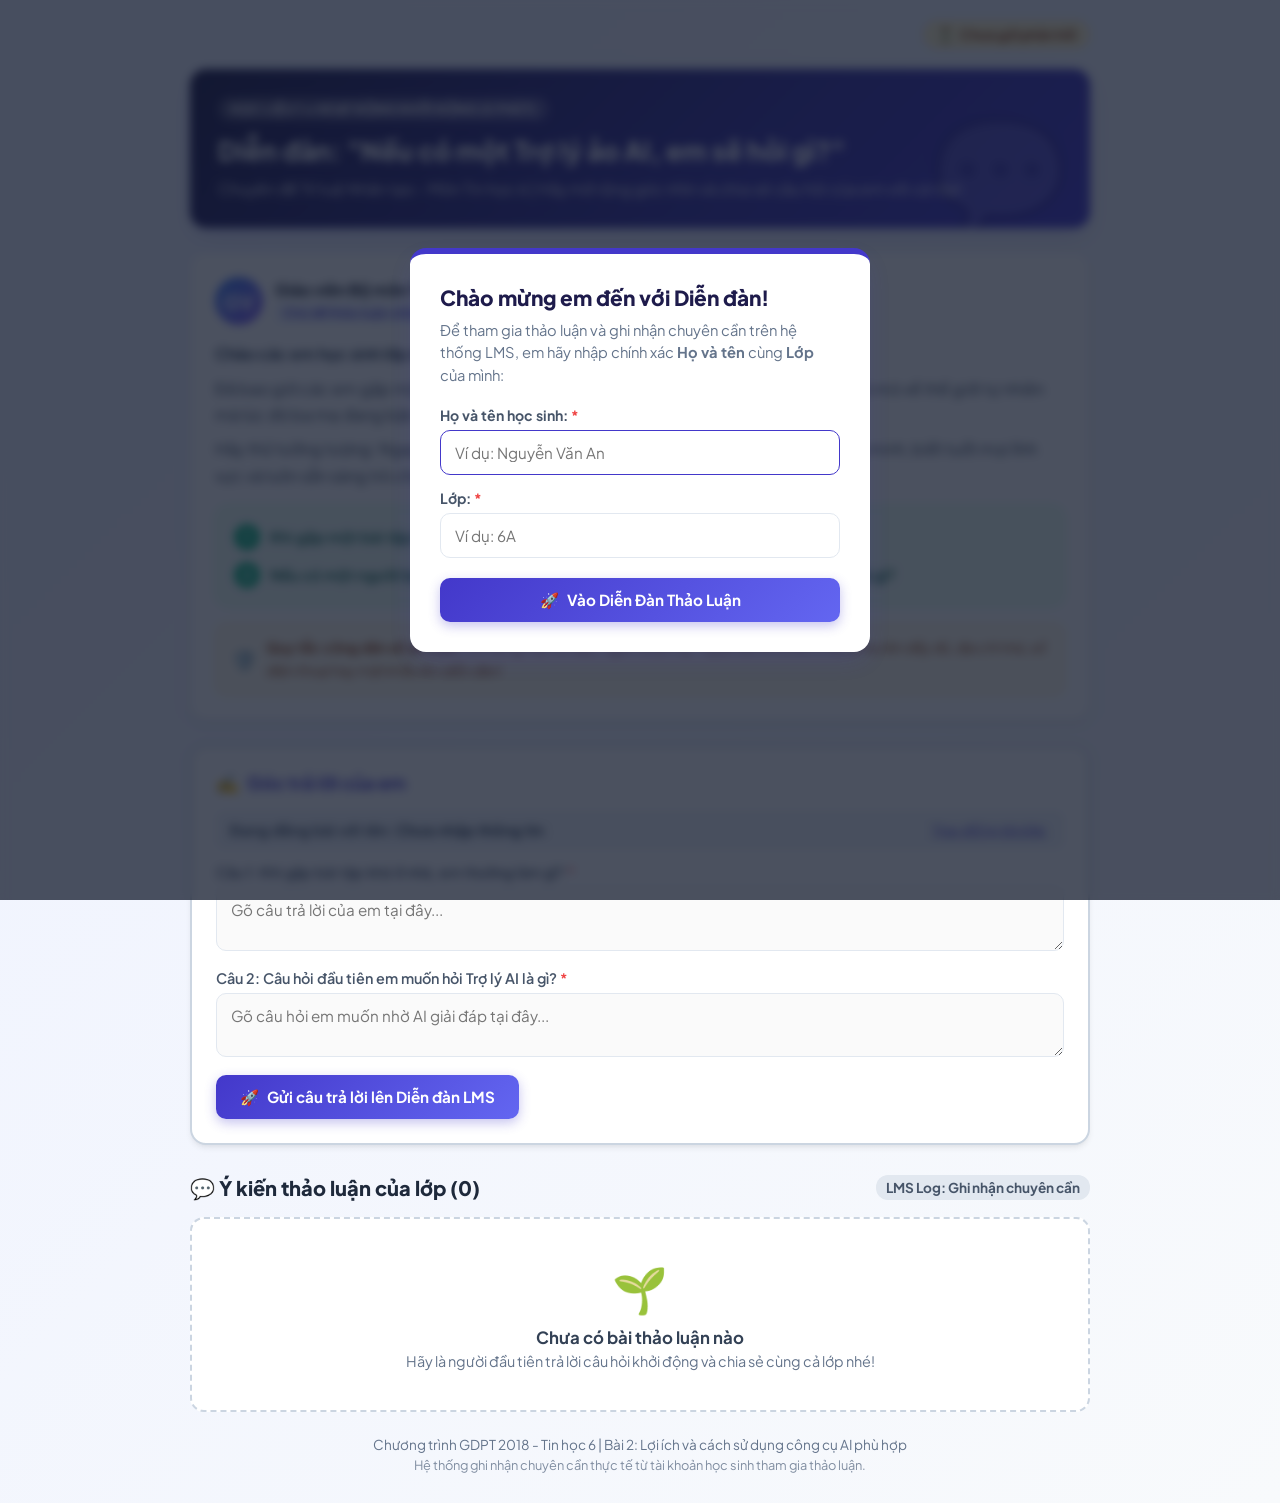
<file: hoc_lieu_1_dien_dan_khoi_dong.html>
<!DOCTYPE html>
<html lang="vi">
<head>
  <meta charset="UTF-8">
  <meta name="viewport" content="width=device-width, initial-scale=1.0">
  <title>Học liệu 1: Diễn đàn thảo luận khởi động - Tin học 6 Bài 2</title>
  <link rel="preconnect" href="https://fonts.googleapis.com">
  <link rel="preconnect" href="https://fonts.gstatic.com" crossorigin>
  <link href="https://fonts.googleapis.com/css2?family=Plus+Jakarta+Sans:wght@400;500;600;700;800;900&display=swap" rel="stylesheet">
  <style>
    :root {
      --primary: #4338ca;
      --primary-hover: #3730a3;
      --primary-light: #eef2ff;
      --secondary: #0ea5e9;
      --accent: #f59e0b;
      --success: #10b981;
      --success-bg: #ecfdf5;
      --danger: #ef4444;
      --bg: #f8fafc;
      --card: #ffffff;
      --text: #0f172a;
      --text-muted: #64748b;
      --border: #e2e8f0;
      --radius: 16px;
      --shadow: 0 4px 6px -1px rgba(0, 0, 0, 0.07), 0 2px 4px -2px rgba(0, 0, 0, 0.05);
      --shadow-lg: 0 10px 25px -5px rgba(67, 56, 202, 0.2);
    }

    * {
      box-sizing: border-box;
      margin: 0;
      padding: 0;
      font-family: 'Plus Jakarta Sans', sans-serif;
      -webkit-tap-highlight-color: transparent;
    }

    body {
      background: linear-gradient(135deg, #eef2ff 0%, #f8fafc 100%);
      color: var(--text);
      padding: 20px 16px;
      min-height: 100vh;
      display: flex;
      justify-content: center;
    }

    .container {
      width: 100%;
      max-width: 900px;
    }

    /* Top Nav */
    .top-bar {
      display: flex;
      justify-content: flex-end;
      align-items: center;
      margin-bottom: 20px;
      flex-wrap: wrap;
      gap: 10px;
    }

    .user-pill {
      display: inline-flex;
      align-items: center;
      gap: 8px;
      background: white;
      padding: 6px 14px;
      border-radius: 20px;
      font-size: 0.88rem;
      font-weight: 700;
      border: 1px solid var(--border);
      box-shadow: var(--shadow);
      color: #1e1b4b;
    }

    .btn-edit-user {
      background: none;
      border: none;
      color: var(--primary);
      cursor: pointer;
      font-size: 0.8rem;
      text-decoration: underline;
      padding: 0 4px;
    }

    .badge-status {
      display: inline-flex;
      align-items: center;
      gap: 6px;
      background: #fef3c7;
      color: #92400e;
      padding: 6px 14px;
      border-radius: 20px;
      font-size: 0.85rem;
      font-weight: 700;
    }

    .badge-status.done {
      background: var(--success-bg);
      color: #065f46;
    }

    /* Header Card */
    .header-card {
      background: linear-gradient(135deg, #1e1b4b 0%, #3730a3 60%, #4338ca 100%);
      color: white;
      padding: 28px;
      border-radius: var(--radius);
      box-shadow: var(--shadow-lg);
      margin-bottom: 24px;
      position: relative;
      overflow: hidden;
    }

    .header-card::after {
      content: "💬";
      position: absolute;
      right: 20px;
      bottom: -15px;
      font-size: 7rem;
      opacity: 0.12;
      pointer-events: none;
    }

    .tag-bubble {
      display: inline-block;
      background: rgba(255, 255, 255, 0.2);
      backdrop-filter: blur(4px);
      padding: 4px 12px;
      border-radius: 20px;
      font-size: 0.8rem;
      font-weight: 700;
      text-transform: uppercase;
      letter-spacing: 0.5px;
      margin-bottom: 12px;
    }

    .header-card h1 {
      font-size: 1.65rem;
      font-weight: 800;
      margin-bottom: 8px;
      line-height: 1.35;
    }

    .header-card p {
      font-size: 0.98rem;
      opacity: 0.92;
      line-height: 1.5;
    }

    /* Topic Post */
    .post-card {
      background: var(--card);
      border-radius: var(--radius);
      padding: 24px;
      box-shadow: var(--shadow);
      border: 1px solid var(--border);
      margin-bottom: 24px;
    }

    .author-info {
      display: flex;
      align-items: center;
      gap: 12px;
      margin-bottom: 16px;
    }

    .author-avatar {
      width: 48px;
      height: 48px;
      border-radius: 50%;
      background: linear-gradient(135deg, #3b82f6, #8b5cf6);
      display: flex;
      align-items: center;
      justify-content: center;
      color: white;
      font-size: 1.3rem;
      font-weight: bold;
    }

    .author-name {
      font-weight: 700;
      font-size: 1rem;
      color: var(--text);
    }

    .author-role {
      font-size: 0.82rem;
      color: var(--primary);
      font-weight: 600;
      background: var(--primary-light);
      padding: 2px 8px;
      border-radius: 6px;
      display: inline-block;
      margin-top: 2px;
    }

    .post-content {
      font-size: 1rem;
      line-height: 1.65;
      color: #334155;
    }

    .question-box {
      background: #f0fdf4;
      border: 1.5px solid #bbf7d0;
      border-radius: 12px;
      padding: 18px;
      margin: 16px 0;
    }

    .question-item {
      display: flex;
      gap: 10px;
      margin-bottom: 12px;
    }

    .question-item:last-child {
      margin-bottom: 0;
    }

    .q-number {
      background: #10b981;
      color: white;
      width: 26px;
      height: 26px;
      border-radius: 50%;
      display: flex;
      align-items: center;
      justify-content: center;
      font-size: 0.85rem;
      font-weight: 800;
      flex-shrink: 0;
    }

    .q-text {
      font-size: 0.95rem;
      color: #065f46;
      font-weight: 600;
    }

    .safety-alert {
      background: #fffbeb;
      border: 1px dashed #fde68a;
      border-radius: 10px;
      padding: 12px 16px;
      font-size: 0.88rem;
      color: #92400e;
      display: flex;
      align-items: center;
      gap: 10px;
      margin-top: 14px;
    }

    /* Reply Form */
    .reply-card {
      background: var(--card);
      border-radius: var(--radius);
      padding: 24px;
      box-shadow: var(--shadow);
      border: 2px solid #cbd5e1;
      margin-bottom: 30px;
      transition: border-color 0.2s;
    }

    .reply-card:focus-within {
      border-color: var(--primary);
    }

    .reply-title {
      font-size: 1.15rem;
      font-weight: 700;
      color: var(--primary);
      margin-bottom: 16px;
      display: flex;
      align-items: center;
      gap: 8px;
    }

    .student-badge-field {
      background: #f1f5f9;
      padding: 10px 14px;
      border-radius: 8px;
      font-size: 0.92rem;
      font-weight: 600;
      color: #334155;
      margin-bottom: 14px;
      display: flex;
      align-items: center;
      justify-content: space-between;
    }

    .form-group {
      margin-bottom: 14px;
    }

    .form-group label {
      display: block;
      font-size: 0.9rem;
      font-weight: 600;
      color: #475569;
      margin-bottom: 6px;
    }

    .form-textarea {
      width: 100%;
      padding: 12px 14px;
      border: 1.5px solid var(--border);
      border-radius: 10px;
      font-size: 0.95rem;
      outline: none;
      transition: all 0.2s;
      background: #fafafa;
    }

    .form-textarea:focus {
      background: white;
      border-color: var(--primary);
      box-shadow: 0 0 0 3px rgba(67, 56, 202, 0.12);
    }

    .btn-submit {
      background: linear-gradient(135deg, #4338ca, #6366f1);
      color: white;
      border: none;
      padding: 12px 24px;
      border-radius: 10px;
      font-size: 0.95rem;
      font-weight: 700;
      cursor: pointer;
      display: inline-flex;
      align-items: center;
      gap: 8px;
      box-shadow: 0 4px 12px rgba(67, 56, 202, 0.3);
      transition: all 0.2s;
    }

    .btn-submit:hover {
      transform: translateY(-2px);
      box-shadow: 0 6px 16px rgba(67, 56, 202, 0.4);
    }

    /* Discussion Thread */
    .thread-title {
      font-size: 1.25rem;
      font-weight: 800;
      color: #1e293b;
      margin-bottom: 16px;
      display: flex;
      justify-content: space-between;
      align-items: center;
    }

    .thread-count {
      font-size: 0.85rem;
      background: #e2e8f0;
      color: #475569;
      padding: 4px 10px;
      border-radius: 12px;
      font-weight: 700;
    }

    .comment-list {
      display: flex;
      flex-direction: column;
      gap: 16px;
    }

    .empty-state {
      background: white;
      border: 2px dashed #cbd5e1;
      border-radius: 14px;
      padding: 40px 20px;
      text-align: center;
      color: var(--text-muted);
    }

    .empty-icon {
      font-size: 2.8rem;
      margin-bottom: 10px;
    }

    .comment-card {
      background: white;
      border-radius: 14px;
      padding: 18px 20px;
      border: 1px solid var(--border);
      box-shadow: 0 2px 4px rgba(0,0,0,0.03);
      animation: fadeIn 0.4s ease-out;
    }

    @keyframes fadeIn {
      from { opacity: 0; transform: translateY(10px); }
      to { opacity: 1; transform: translateY(0); }
    }

    .comment-card.is-user {
      border-left: 5px solid var(--success);
      background: #f0fdf4;
    }

    .comment-header {
      display: flex;
      justify-content: space-between;
      align-items: center;
      margin-bottom: 10px;
    }

    .user-flex {
      display: flex;
      align-items: center;
      gap: 10px;
    }

    .user-avatar {
      width: 36px;
      height: 36px;
      border-radius: 50%;
      background: #e0f2fe;
      display: flex;
      align-items: center;
      justify-content: center;
      font-weight: 700;
      font-size: 0.92rem;
      color: #0369a1;
    }

    .comment-time {
      font-size: 0.8rem;
      color: var(--text-muted);
    }

    .comment-body {
      font-size: 0.94rem;
      line-height: 1.55;
      color: #334155;
      margin-bottom: 12px;
    }

    .comment-footer {
      display: flex;
      gap: 14px;
      align-items: center;
      border-top: 1px solid #f1f5f9;
      padding-top: 10px;
      font-size: 0.85rem;
    }

    .action-btn {
      background: none;
      border: 1px solid #e2e8f0;
      padding: 4px 10px;
      border-radius: 16px;
      color: var(--text-muted);
      cursor: pointer;
      display: flex;
      align-items: center;
      gap: 5px;
      font-weight: 600;
      transition: all 0.2s;
    }

    .action-btn:hover {
      background: #f1f5f9;
      color: var(--text);
    }

    .action-btn.liked {
      border-color: #fecdd3;
      background: #fff1f2;
      color: #e11d48;
      font-weight: 700;
    }

    /* Registration Modal */
    .modal-overlay {
      position: fixed;
      top: 0; left: 0; width: 100%; height: 100%;
      background: rgba(15, 23, 42, 0.75);
      backdrop-filter: blur(5px);
      display: flex;
      align-items: center;
      justify-content: center;
      z-index: 1000;
      padding: 16px;
    }

    .modal-box {
      background: white;
      border-radius: var(--radius);
      padding: 30px;
      max-width: 460px;
      width: 100%;
      box-shadow: var(--shadow-lg);
      border-top: 6px solid var(--primary);
      animation: modalIn 0.3s ease;
    }

    @keyframes modalIn {
      from { transform: scale(0.95); opacity: 0; }
      to { transform: scale(1); opacity: 1; }
    }

    .modal-title {
      font-size: 1.3rem;
      font-weight: 800;
      color: #1e1b4b;
      margin-bottom: 8px;
    }

    .modal-desc {
      font-size: 0.92rem;
      color: var(--text-muted);
      margin-bottom: 20px;
      line-height: 1.5;
    }

    .form-input {
      width: 100%;
      padding: 12px 14px;
      border: 1.5px solid var(--border);
      border-radius: 10px;
      font-size: 0.95rem;
      outline: none;
      margin-bottom: 14px;
    }

    .form-input:focus {
      border-color: var(--primary);
    }

    footer {
      text-align: center;
      padding: 24px 0 10px;
      color: var(--text-muted);
      font-size: 0.85rem;
    }
  </style>
</head>
<body>

<!-- Mandatory Name/Class Entry Modal -->
<div class="modal-overlay" id="regModal">
  <div class="modal-box">
    <div class="modal-title">Chào mừng em đến với Diễn đàn!</div>
    <p class="modal-desc">
      Để tham gia thảo luận và ghi nhận chuyên cần trên hệ thống LMS, em hãy nhập chính xác <strong>Họ và tên</strong> cùng <strong>Lớp</strong> của mình:
    </p>
    <form id="regForm" onsubmit="handleRegistration(event)">
      <label style="display: block; font-size: 0.88rem; font-weight: 700; color: #475569; margin-bottom: 6px;">
        Họ và tên học sinh: <span style="color: var(--danger)">*</span>
      </label>
      <input type="text" id="regName" class="form-input" placeholder="Ví dụ: Nguyễn Văn An" required autofocus>

      <label style="display: block; font-size: 0.88rem; font-weight: 700; color: #475569; margin-bottom: 6px;">
        Lớp: <span style="color: var(--danger)">*</span>
      </label>
      <input type="text" id="regClass" class="form-input" placeholder="Ví dụ: 6A" required>

      <button type="submit" class="btn-submit" style="width: 100%; justify-content: center; margin-top: 6px;">
        <span>🚀</span> Vào Diễn Đàn Thảo Luận
      </button>
    </form>
  </div>
</div>

<div class="container">
  <!-- Top Navigation -->
  <div class="top-bar">
    <div class="user-flex">
      <div class="user-pill" id="userPillDisplay" style="display: none;">
        <span>👤</span> <span id="userNameClassText">Học sinh</span>
        <button class="btn-edit-user" onclick="openRegModal()">Đổi</button>
      </div>
      <div class="badge-status" id="forumStatus">
        <span>⏳</span> Chưa gửi phản hồi
      </div>
    </div>
  </div>

  <!-- Header Card -->
  <header class="header-card">
    <span class="tag-bubble">HỌC LIỆU 1 • HOẠT ĐỘNG KHỞI ĐỘNG (5 PHÚT)</span>
    <h1>Diễn đàn: "Nếu có một Trợ lý ảo AI, em sẽ hỏi gì?"</h1>
    <p>Chuyên đề Trí tuệ Nhân tạo - Môn Tin học 6 | Hãy mở rộng góc nhìn và chia sẻ câu hỏi của em với cả lớp!</p>
  </header>

  <!-- Topic Post by Teacher -->
  <article class="post-card">
    <div class="author-info">
      <div class="author-avatar">GV</div>
      <div>
        <div class="author-name">Giáo viên Bộ môn Tin học</div>
        <div class="author-role">Chủ đề thảo luận chính thức</div>
      </div>
    </div>

    <div class="post-content">
      <p>
        <strong>Chào các em học sinh lớp 6 thân mến!</strong> 👋
      </p>
      <p style="margin-top: 8px;">
        Đã bao giờ các em gặp một bài toán khó, một sự kiện Lịch sử khó nhớ hay một câu hỏi tò mò về thế giới tự nhiên mà lúc đó ba mẹ đang bận, thầy cô thì chưa thể trả lời ngay?
      </p>
      <p style="margin-top: 8px;">
        Hãy thử tưởng tượng: Ngay lúc này, bên cạnh em xuất hiện một <strong>"Trợ lý ảo AI"</strong> siêu thông minh, biết tuốt mọi lĩnh vực và luôn sẵn sàng trò chuyện cùng em 24/7!
      </p>

      <div class="question-box">
        <div class="question-item">
          <div class="q-number">1</div>
          <div class="q-text">Khi gặp một bài tập khó ở nhà, em thường làm gì để tìm sự trợ giúp?</div>
        </div>
        <div class="question-item">
          <div class="q-number">2</div>
          <div class="q-text">Nếu có một người bạn Trợ lý ảo AI bên cạnh, câu hỏi đầu tiên em muốn hỏi bạn ấy là gì?</div>
        </div>
      </div>

      <div class="safety-alert">
        <span style="font-size: 1.2rem;">🛡️</span>
        <div>
          <strong>Quy tắc công dân số an toàn:</strong> Gõ tiếng Việt có dấu, ngôn từ lịch sự. 
          <em>Tuyệt đối KHÔNG chia sẻ họ tên đầy đủ, địa chỉ nhà, số điện thoại hay mật khẩu lên diễn đàn!</em>
        </div>
      </div>
    </div>
  </article>

  <!-- Reply Form -->
  <section class="reply-card" id="replySection">
    <div class="reply-title">
      <span>✍️</span> Góc trả lời của em
    </div>

    <div class="student-badge-field">
      <div>
        Đang đăng bài với tên: <strong id="currentStudentLabel">Chưa nhập thông tin</strong>
      </div>
      <button class="btn-edit-user" onclick="openRegModal()">Thay đổi họ tên/lớp</button>
    </div>

    <form id="forumForm" onsubmit="handleFormSubmit(event)">
      <div class="form-group">
        <label for="ansQuestion1">Câu 1: Khi gặp bài tập khó ở nhà, em thường làm gì? <span style="color: var(--danger)">*</span></label>
        <textarea id="ansQuestion1" class="form-textarea" rows="2" placeholder="Gõ câu trả lời của em tại đây..." required></textarea>
      </div>

      <div class="form-group">
        <label for="ansQuestion2">Câu 2: Câu hỏi đầu tiên em muốn hỏi Trợ lý AI là gì? <span style="color: var(--danger)">*</span></label>
        <textarea id="ansQuestion2" class="form-textarea" rows="2" placeholder="Gõ câu hỏi em muốn nhờ AI giải đáp tại đây..." required></textarea>
      </div>

      <button type="submit" class="btn-submit">
        <span>🚀</span> Gửi câu trả lời lên Diễn đàn LMS
      </button>
    </form>
  </section>

  <!-- Discussion Thread -->
  <section>
    <div class="thread-title">
      <span>💬 Ý kiến thảo luận của lớp (<span id="commentCount">0</span>)</span>
      <span class="thread-count">LMS Log: Ghi nhận chuyên cần</span>
    </div>

    <!-- Empty state or list -->
    <div class="comment-list" id="commentList">
      <div class="empty-state" id="emptyStateBox">
        <div class="empty-icon">🌱</div>
        <div style="font-weight: 700; font-size: 1.05rem; margin-bottom: 4px; color: #334155;">Chưa có bài thảo luận nào</div>
        <p style="font-size: 0.9rem;">Hãy là người đầu tiên trả lời câu hỏi khởi động và chia sẻ cùng cả lớp nhé!</p>
      </div>
    </div>
  </section>

  <!-- Footer -->
  <footer>
    <p>Chương trình GDPT 2018 - Tin học 6 | Bài 2: Lợi ích và cách sử dụng công cụ AI phù hợp</p>
    <p style="margin-top: 4px; font-size: 0.8rem; opacity: 0.8;">Hệ thống ghi nhận chuyên cần thực tế từ tài khoản học sinh tham gia thảo luận.</p>
  </footer>
</div>

<script>
  let currentStudent = { name: '', class: '' };
  let likedCommentIds = new Set(); // Theo dõi các bình luận người dùng này đã thích (tối đa 1 like/bình luận)

  // Web Audio Context for Sound Effects
  const audioCtx = new (window.AudioContext || window.webkitAudioContext)();
  function playBeep(isSuccess) {
    if (!audioCtx) return;
    try {
      const osc = audioCtx.createOscillator();
      const gain = audioCtx.createGain();
      osc.connect(gain);
      gain.connect(audioCtx.destination);
      if (isSuccess) {
        osc.frequency.setValueAtTime(523.25, audioCtx.currentTime);
        osc.frequency.setValueAtTime(659.25, audioCtx.currentTime + 0.1);
        osc.frequency.setValueAtTime(783.99, audioCtx.currentTime + 0.2);
        gain.gain.setValueAtTime(0.15, audioCtx.currentTime);
        gain.gain.exponentialRampToValueAtTime(0.01, audioCtx.currentTime + 0.35);
        osc.start();
        osc.stop(audioCtx.currentTime + 0.35);
      } else {
        osc.frequency.setValueAtTime(350, audioCtx.currentTime);
        gain.gain.setValueAtTime(0.08, audioCtx.currentTime);
        gain.gain.exponentialRampToValueAtTime(0.01, audioCtx.currentTime + 0.15);
        osc.start();
        osc.stop(audioCtx.currentTime + 0.15);
      }
    } catch(e) {}
  }

  // Check Registration on Load
  window.addEventListener('load', function() {
    loadUserData();
    loadCommentsFromStorage();
    loadLikedComments();
  });

  function loadUserData() {
    const savedName = localStorage.getItem('TINHOC6_STUDENT_NAME');
    const savedClass = localStorage.getItem('TINHOC6_STUDENT_CLASS');
    if (savedName && savedClass) {
      currentStudent.name = savedName;
      currentStudent.class = savedClass;
      updateUserUI();
      document.getElementById('regModal').style.display = 'none';
    } else {
      document.getElementById('regModal').style.display = 'flex';
    }
  }

  function handleRegistration(e) {
    e.preventDefault();
    const name = document.getElementById('regName').value.trim();
    const sClass = document.getElementById('regClass').value.trim();
    if (!name || !sClass) return;

    currentStudent.name = name;
    currentStudent.class = sClass;
    localStorage.setItem('TINHOC6_STUDENT_NAME', name);
    localStorage.setItem('TINHOC6_STUDENT_CLASS', sClass);

    updateUserUI();
    document.getElementById('regModal').style.display = 'none';
    playBeep(true);
  }

  function openRegModal() {
    document.getElementById('regName').value = currentStudent.name || '';
    document.getElementById('regClass').value = currentStudent.class || '';
    document.getElementById('regModal').style.display = 'flex';
  }

  function updateUserUI() {
    document.getElementById('userPillDisplay').style.display = 'inline-flex';
    document.getElementById('userNameClassText').innerText = `${currentStudent.name} (Lớp ${currentStudent.class})`;
    document.getElementById('currentStudentLabel').innerText = `${currentStudent.name} - Lớp ${currentStudent.class}`;
  }

  // Load / Save Comments from LocalStorage (Real data only, no mock)
  function getStoredComments() {
    try {
      const data = localStorage.getItem('TINHOC6_FORUM_COMMENTS');
      return data ? JSON.parse(data) : [];
    } catch(e) {
      return [];
    }
  }

  function saveStoredComments(list) {
    localStorage.setItem('TINHOC6_FORUM_COMMENTS', JSON.stringify(list));
  }

  function loadLikedComments() {
    try {
      const data = localStorage.getItem('TINHOC6_FORUM_LIKES');
      if (data) likedCommentIds = new Set(JSON.parse(data));
    } catch(e) {}
  }

  function saveLikedComments() {
    localStorage.setItem('TINHOC6_FORUM_LIKES', JSON.stringify(Array.from(likedCommentIds)));
  }

  function loadCommentsFromStorage() {
    const comments = getStoredComments();
    const list = document.getElementById('commentList');
    const empty = document.getElementById('emptyStateBox');
    
    // Clear dynamic cards except empty box
    Array.from(list.children).forEach(child => {
      if (child.id !== 'emptyStateBox') list.removeChild(child);
    });

    if (comments.length === 0) {
      if (empty) empty.style.display = 'block';
      document.getElementById('commentCount').innerText = "0";
      return;
    }

    if (empty) empty.style.display = 'none';
    document.getElementById('commentCount').innerText = comments.length.toString();

    // Render comments in reverse chronological order
    comments.slice().reverse().forEach(c => {
      const card = createCommentElement(c);
      list.appendChild(card);
    });

    // Check if current user has already submitted
    const hasSubmitted = comments.some(c => c.name === currentStudent.name && c.sClass === currentStudent.class);
    if (hasSubmitted) {
      const statusBadge = document.getElementById('forumStatus');
      statusBadge.className = "badge-status done";
      statusBadge.innerHTML = "<span>✅</span> Đã hoàn thành Khởi động";
    }
  }

  function createCommentElement(c) {
    const card = document.createElement('div');
    const isCurrentUser = (c.name === currentStudent.name && c.sClass === currentStudent.class);
    card.className = `comment-card ${isCurrentUser ? 'is-user' : ''}`;
    card.id = `comment-${c.id}`;

    const isLiked = likedCommentIds.has(c.id);

    card.innerHTML = `
      <div class="comment-header">
        <div class="user-flex">
          <div class="user-avatar" style="${isCurrentUser ? 'background: #dcfce7; color: #166534;' : ''}">
            ${escapeHTML(c.name.substring(0, 2).toUpperCase())}
          </div>
          <div>
            <div style="font-weight: 700; font-size: 0.92rem; ${isCurrentUser ? 'color: #166534;' : ''}">
              ${escapeHTML(c.name)} • Lớp ${escapeHTML(c.sClass)} ${isCurrentUser ? '(Bài của em)' : ''}
            </div>
            <div class="comment-time">${escapeHTML(c.time || 'Vừa xong')}</div>
          </div>
        </div>
        ${isCurrentUser ? '<span style="font-size: 0.8rem; background: #dcfce7; color: #166534; padding: 2px 8px; border-radius: 6px; font-weight: 700;">✔ Đã nộp</span>' : ''}
      </div>
      <div class="comment-body">
        <strong>Câu 1:</strong> ${escapeHTML(c.q1)}<br>
        <strong>Câu 2:</strong> ${escapeHTML(c.q2)}
      </div>
      <div class="comment-footer">
        <button class="action-btn ${isLiked ? 'liked' : ''}" onclick="toggleLikeComment('${c.id}')">
          <span>❤️</span> <span id="like-count-${c.id}">Thích (${c.likes || 0})</span>
        </button>
      </div>
    `;
    return card;
  }

  // Handle Form Submit
  function handleFormSubmit(e) {
    e.preventDefault();

    if (!currentStudent.name || !currentStudent.class) {
      openRegModal();
      return;
    }

    const q1 = document.getElementById('ansQuestion1').value.trim();
    const q2 = document.getElementById('ansQuestion2').value.trim();

    if (!q1 || !q2) {
      alert("Em hãy điền đầy đủ cả 2 câu trả lời nhé!");
      return;
    }

    playBeep(true);

    const newComment = {
      id: 'cmt_' + Date.now(),
      name: currentStudent.name,
      sClass: currentStudent.class,
      q1: q1,
      q2: q2,
      time: 'Vừa xong',
      likes: 0
    };

    const comments = getStoredComments();
    comments.push(newComment);
    saveStoredComments(comments);

    // Reload list
    loadCommentsFromStorage();

    // Update Status Badge
    const statusBadge = document.getElementById('forumStatus');
    statusBadge.className = "badge-status done";
    statusBadge.innerHTML = "<span>✅</span> Đã hoàn thành Khởi động";

    // Reset Form
    document.getElementById('forumForm').reset();
    document.getElementById('replySection').style.borderColor = "var(--success)";

    // Notify LMS
    if (window.parent && window.parent !== window) {
      window.parent.postMessage({
        source: 'LMS_FORUM_ACTIVITY_1',
        student: currentStudent.name,
        sClass: currentStudent.class,
        question1: q1,
        question2: q2,
        timestamp: new Date().toISOString()
      }, '*');
    }

    alert("🎉 Chúc mừng em đã gửi câu trả lời thành công lên Diễn đàn! Hệ thống LMS đã ghi nhận điểm chuyên cần của em.");
  }

  // Tối đa 1 lần thả tim đối với 1 người bình luận
  function toggleLikeComment(commentId) {
    const comments = getStoredComments();
    const target = comments.find(c => c.id === commentId);
    if (!target) return;

    if (!target.likes) target.likes = 0;

    const btn = document.querySelector(`#comment-${commentId} .action-btn`);
    const countSpan = document.getElementById(`like-count-${commentId}`);

    if (likedCommentIds.has(commentId)) {
      // Đã thích -> Huỷ thích (tối đa 1 lần)
      likedCommentIds.delete(commentId);
      target.likes = Math.max(0, target.likes - 1);
      btn.classList.remove('liked');
      playBeep(false);
    } else {
      // Chưa thích -> Thích (tăng 1)
      likedCommentIds.add(commentId);
      target.likes += 1;
      btn.classList.add('liked');
      playBeep(true);
    }

    saveStoredComments(comments);
    saveLikedComments();
    if (countSpan) countSpan.innerText = `Thích (${target.likes})`;
  }

  function escapeHTML(str) {
    if (!str) return '';
    return str.replace(/[&<>'"]/g, 
      tag => ({ '&': '&amp;', '<': '&lt;', '>': '&gt;', "'": '&#39;', '"': '&quot;' }[tag] || tag)
    );
  }
</script>

</body>
</html>
</file>
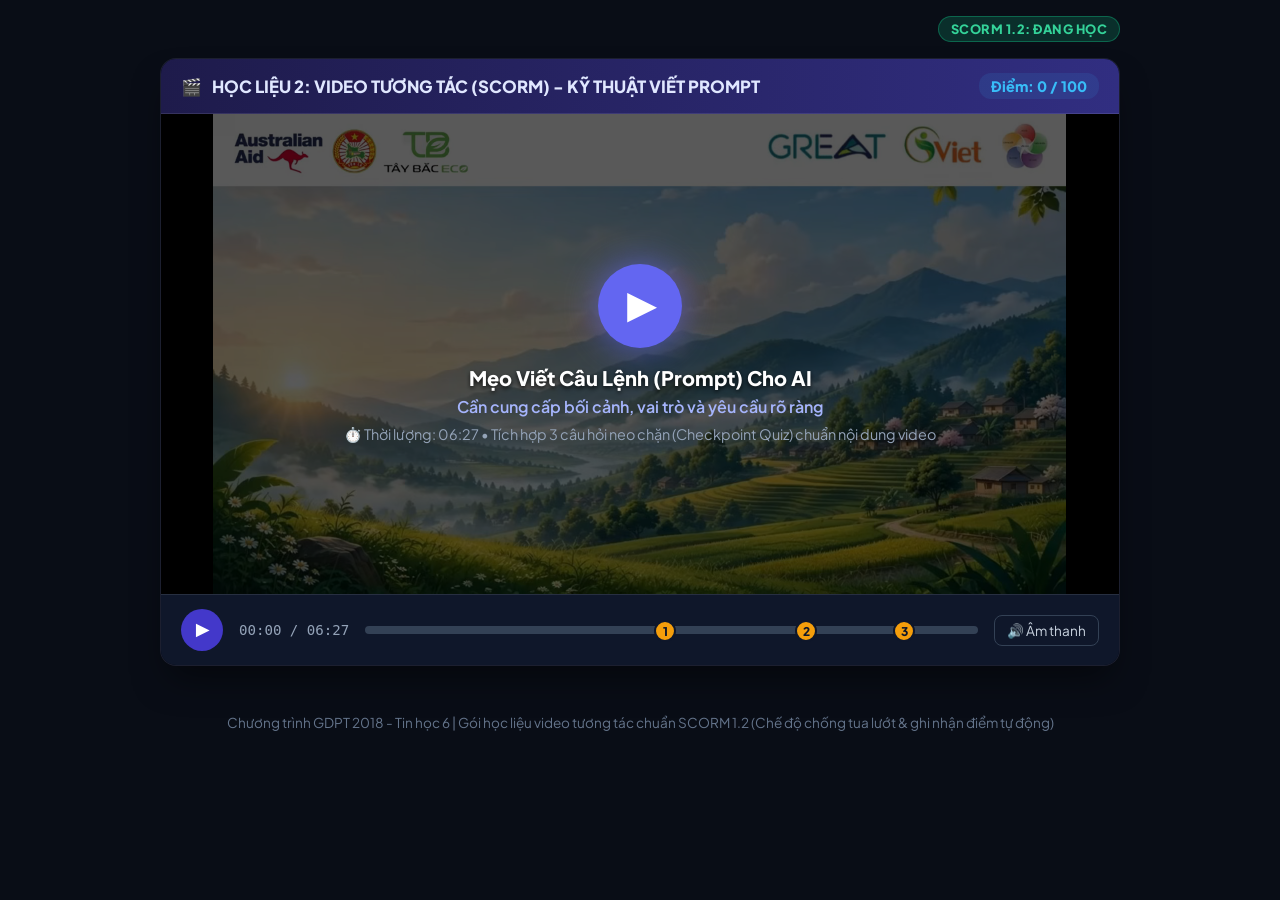
<file: hoc_lieu_2_video_infographic_tuong_tac.html>
<!DOCTYPE html>
<html lang="vi">
<head>
  <meta charset="UTF-8">
  <meta name="viewport" content="width=device-width, initial-scale=1.0">
  <title>Học liệu 2: Video Tương Tác SCORM - Kỹ Thuật Viết Prompt Cho AI</title>
  <link rel="preconnect" href="https://fonts.googleapis.com">
  <link rel="preconnect" href="https://fonts.gstatic.com" crossorigin>
  <link href="https://fonts.googleapis.com/css2?family=Plus+Jakarta+Sans:wght@400;500;600;700;800;900&display=swap" rel="stylesheet">
  <script src="scorm_package/scorm_api.js"></script>
  <style>
    :root {
      --primary: #4338ca;
      --primary-hover: #3730a3;
      --primary-light: #6366f1;
      --secondary: #0ea5e9;
      --accent: #f59e0b;
      --success: #10b981;
      --danger: #ef4444;
      --bg: #0f172a;
      --card: #1e1b4b;
      --text: #ffffff;
      --radius: 16px;
      --shadow: 0 4px 6px -1px rgba(0, 0, 0, 0.1);
      --shadow-lg: 0 20px 35px -10px rgba(0, 0, 0, 0.5);
    }

    * {
      box-sizing: border-box;
      margin: 0;
      padding: 0;
      font-family: 'Plus Jakarta Sans', sans-serif;
      -webkit-tap-highlight-color: transparent;
    }

    body {
      background: #090d16;
      color: var(--text);
      padding: 16px;
      min-height: 100vh;
      display: flex;
      flex-direction: column;
      align-items: center;
    }

    .container {
      width: 100%;
      max-width: 960px;
    }

    /* Top Nav */
    .top-bar {
      display: flex;
      justify-content: flex-end;
      align-items: center;
      margin-bottom: 16px;
      width: 100%;
    }

    .scorm-badge {
      background: rgba(16, 185, 129, 0.2);
      color: #34d399;
      border: 1px solid rgba(16, 185, 129, 0.4);
      padding: 4px 12px;
      border-radius: 20px;
      font-size: 0.8rem;
      font-weight: 800;
      letter-spacing: 0.5px;
    }

    /* Player Container */
    .player-container {
      background: #020617;
      border-radius: var(--radius);
      box-shadow: var(--shadow-lg);
      border: 1px solid rgba(255, 255, 255, 0.1);
      overflow: hidden;
      margin-bottom: 24px;
      position: relative;
    }

    .player-header {
      background: linear-gradient(90deg, #1e1b4b, #312e81);
      padding: 14px 20px;
      display: flex;
      justify-content: space-between;
      align-items: center;
      border-bottom: 1px solid rgba(255, 255, 255, 0.1);
    }

    .header-title {
      font-size: 1.05rem;
      font-weight: 800;
      display: flex;
      align-items: center;
      gap: 10px;
      color: #e0e7ff;
    }

    /* Video Stage Screen */
    .screen-stage {
      height: 480px;
      position: relative;
      background: #000000;
      display: flex;
      align-items: center;
      justify-content: center;
      overflow: hidden;
    }

    video {
      width: 100%;
      height: 100%;
      object-fit: contain;
      background: #000;
      display: block;
    }

    /* Big Play Overlay */
    .big-play-overlay {
      position: absolute;
      inset: 0;
      background: rgba(0, 0, 0, 0.65);
      display: flex;
      flex-direction: column;
      align-items: center;
      justify-content: center;
      cursor: pointer;
      z-index: 10;
      transition: opacity 0.2s;
      text-align: center;
      padding: 20px;
    }

    .big-play-btn {
      width: 84px;
      height: 84px;
      border-radius: 50%;
      background: var(--primary-light);
      display: flex;
      align-items: center;
      justify-content: center;
      font-size: 2.4rem;
      color: white;
      box-shadow: 0 0 35px rgba(99, 102, 241, 0.7);
      transition: transform 0.2s;
      margin-bottom: 16px;
    }

    .big-play-overlay:hover .big-play-btn {
      transform: scale(1.1);
      background: var(--primary);
    }

    .big-play-title {
      font-size: 1.25rem;
      font-weight: 800;
      color: white;
      max-width: 680px;
      line-height: 1.4;
      text-shadow: 0 2px 4px rgba(0,0,0,0.8);
    }

    .big-play-sub {
      font-size: 0.9rem;
      color: #94a3b8;
      margin-top: 8px;
    }

    /* Checkpoint Pop-up Overlay */
    .checkpoint-overlay {
      position: absolute;
      inset: 0;
      background: rgba(3, 7, 18, 0.95);
      backdrop-filter: blur(8px);
      display: none;
      align-items: center;
      justify-content: center;
      padding: 20px;
      z-index: 20;
      animation: fadeIn 0.3s ease;
    }

    @keyframes fadeIn {
      from { opacity: 0; transform: scale(0.96); }
      to { opacity: 1; transform: scale(1); }
    }

    .popup-box {
      background: #1e1b4b;
      border: 1px solid rgba(255, 255, 255, 0.15);
      border-top: 5px solid var(--accent);
      border-radius: var(--radius);
      padding: 26px;
      max-width: 640px;
      width: 100%;
      box-shadow: 0 25px 50px -12px rgba(0, 0, 0, 0.7);
    }

    .popup-header {
      display: flex;
      justify-content: space-between;
      align-items: center;
      margin-bottom: 14px;
    }

    .popup-tag {
      background: rgba(245, 158, 11, 0.2);
      color: #fbbf24;
      padding: 4px 12px;
      border-radius: 12px;
      font-size: 0.8rem;
      font-weight: 800;
      letter-spacing: 0.5px;
    }

    .popup-points {
      font-size: 0.85rem;
      font-weight: 700;
      color: #38bdf8;
    }

    .popup-q {
      font-size: 1.12rem;
      font-weight: 800;
      line-height: 1.5;
      color: white;
      margin-bottom: 18px;
    }

    .option-item {
      background: rgba(255, 255, 255, 0.05);
      border: 1.5px solid rgba(255, 255, 255, 0.12);
      border-radius: 10px;
      padding: 13px 16px;
      margin-bottom: 10px;
      font-size: 0.95rem;
      cursor: pointer;
      transition: all 0.2s;
      display: flex;
      align-items: center;
      line-height: 1.45;
    }

    .option-item:hover {
      background: rgba(255, 255, 255, 0.1);
      border-color: rgba(255, 255, 255, 0.25);
    }

    .option-item.correct {
      background: rgba(16, 185, 129, 0.2) !important;
      border-color: #10b981 !important;
      color: #6ee7b7 !important;
      font-weight: 700;
    }

    .option-item.wrong {
      background: rgba(239, 68, 68, 0.2) !important;
      border-color: #ef4444 !important;
      color: #fca5a5 !important;
    }

    .popup-feedback {
      display: none;
      padding: 12px 14px;
      border-radius: 8px;
      font-size: 0.92rem;
      line-height: 1.45;
      margin: 14px 0;
    }

    .popup-feedback.success {
      background: rgba(16, 185, 129, 0.15);
      border-left: 4px solid var(--success);
      color: #6ee7b7;
    }

    .popup-feedback.error {
      background: rgba(239, 68, 68, 0.15);
      border-left: 4px solid var(--danger);
      color: #fca5a5;
    }

    .btn-resume {
      display: none;
      background: linear-gradient(135deg, #059669, #10b981);
      color: white;
      border: none;
      padding: 12px 24px;
      border-radius: 10px;
      font-weight: 800;
      font-size: 0.95rem;
      cursor: pointer;
      width: 100%;
      transition: all 0.2s;
      box-shadow: 0 4px 12px rgba(16, 185, 129, 0.4);
    }

    .btn-resume:hover {
      transform: translateY(-2px);
      box-shadow: 0 6px 16px rgba(16, 185, 129, 0.5);
    }

    /* Completion Banner */
    .completion-banner {
      position: absolute;
      inset: 0;
      background: rgba(2, 6, 23, 0.96);
      display: none;
      flex-direction: column;
      align-items: center;
      justify-content: center;
      padding: 30px;
      z-index: 25;
      text-align: center;
      animation: fadeIn 0.4s ease;
    }

    /* Timeline Controls Bar */
    .controls-bar {
      background: #0f172a;
      padding: 14px 20px;
      display: flex;
      align-items: center;
      gap: 16px;
      border-top: 1px solid rgba(255, 255, 255, 0.1);
    }

    .play-btn {
      background: var(--primary);
      border: none;
      color: white;
      width: 42px;
      height: 42px;
      border-radius: 50%;
      cursor: pointer;
      display: flex;
      align-items: center;
      justify-content: center;
      font-size: 1.1rem;
      transition: all 0.2s;
    }

    .play-btn:hover {
      background: var(--primary-light);
      transform: scale(1.05);
    }

    .time-lbl {
      font-family: monospace;
      font-size: 0.88rem;
      color: #94a3b8;
      min-width: 95px;
    }

    .timeline-track {
      flex-grow: 1;
      height: 8px;
      background: #334155;
      border-radius: 4px;
      position: relative;
      cursor: pointer;
    }

    .timeline-fill {
      height: 100%;
      background: linear-gradient(90deg, #6366f1, #10b981);
      width: 0%;
      border-radius: 4px;
      transition: width 0.1s linear;
    }

    .checkpoint-flag {
      position: absolute;
      top: -6px;
      width: 22px;
      height: 22px;
      border-radius: 50%;
      background: #f59e0b;
      border: 2px solid #0f172a;
      transform: translateX(-50%);
      font-size: 0.75rem;
      font-weight: 800;
      color: #0f172a;
      display: flex;
      align-items: center;
      justify-content: center;
      cursor: pointer;
      transition: transform 0.2s;
    }

    .checkpoint-flag:hover {
      transform: translateX(-50%) scale(1.3);
    }

    .checkpoint-flag.passed {
      background: #10b981;
      color: white;
    }

    .score-indicator {
      font-size: 0.9rem;
      font-weight: 800;
      color: #38bdf8;
      background: rgba(56, 189, 248, 0.1);
      padding: 4px 12px;
      border-radius: 12px;
      white-space: nowrap;
    }

    .mute-btn {
      background: none;
      border: 1px solid #334155;
      color: #cbd5e1;
      padding: 6px 12px;
      border-radius: 8px;
      cursor: pointer;
      font-size: 0.85rem;
    }

    /* Anti-skip Warning Toast */
    .video-toast {
      position: absolute;
      top: 24px;
      left: 50%;
      transform: translateX(-50%);
      background: rgba(220, 38, 38, 0.95);
      backdrop-filter: blur(8px);
      color: #ffffff;
      padding: 10px 22px;
      border-radius: 30px;
      font-size: 0.92rem;
      font-weight: 800;
      display: none;
      z-index: 50;
      box-shadow: 0 6px 20px rgba(0, 0, 0, 0.45);
      border: 1px solid rgba(254, 202, 202, 0.4);
      pointer-events: none;
      animation: fadeInDown 0.25s ease;
      white-space: nowrap;
    }

    @keyframes fadeInDown {
      from { opacity: 0; transform: translate(-50%, -10px); }
      to { opacity: 1; transform: translate(-50%, 0); }
    }

    footer {
      text-align: center;
      padding: 24px 0 10px;
      color: #64748b;
      font-size: 0.85rem;
    }
  </style>
</head>
<body>

<div class="container">
  <!-- Top Bar -->
  <div class="top-bar">
    <div class="scorm-badge" id="scormBadge">
      SCORM 1.2: ĐANG HỌC
    </div>
  </div>

  <!-- Player Container -->
  <div class="player-container">
    <div class="player-header">
      <div class="header-title">
        <span>🎬</span>
        <span>HỌC LIỆU 2: VIDEO TƯƠNG TÁC (SCORM) - KỸ THUẬT VIẾT PROMPT</span>
      </div>
      <div class="score-indicator" id="scoreIndicator">Điểm: 0 / 100</div>
    </div>

    <!-- Screen Stage with Real Video -->
    <div class="screen-stage" oncontextmenu="return false;">
      <video id="mainVideo" playsinline preload="auto" disablepictureinpicture controlslist="nodownload nofullscreen noremoteplayback" oncontextmenu="return false;">
        <source src="video_bai_hoc.mp4" type="video/mp4">
        <source src="Mẹo viết câu lệnh (prompt) cho AI- Cần cung cấp bối cảnh, vai trò và yêu cầu rõ ràng..mp4" type="video/mp4">
        Trình duyệt của em không hỗ trợ phát video HTML5.
      </video>

      <!-- Warning Toast Anti-Skip -->
      <div class="video-toast" id="videoToast">🔒 Em không thể tua nhanh video! Vui lòng xem tuần tự bài giảng.</div>

      <!-- Big Play Overlay at start -->
      <div class="big-play-overlay" id="bigPlayOverlay" onclick="startPlay()">
        <div class="big-play-btn">▶</div>
        <div class="big-play-title">Mẹo Viết Câu Lệnh (Prompt) Cho AI</div>
        <div style="font-size: 1rem; color: #a5b4fc; font-weight: 600; margin-top: 4px;">
          Cần cung cấp bối cảnh, vai trò và yêu cầu rõ ràng
        </div>
        <div class="big-play-sub">
          ⏱️ Thời lượng: 06:27 • Tích hợp 3 câu hỏi neo chặn (Checkpoint Quiz) chuẩn nội dung video
        </div>
      </div>

      <!-- Pop-up Checkpoint Overlay -->
      <div class="checkpoint-overlay" id="checkpointOverlay">
        <div class="popup-box">
          <div class="popup-header">
            <span class="popup-tag" id="popTag">📍 NEO CHẶN 1 / 3</span>
            <span class="popup-points" id="popPoints">+35 điểm</span>
          </div>
          <div class="popup-q" id="popQuestion">Nội dung câu hỏi?</div>
          <div id="popOptions"></div>
          <div class="popup-feedback" id="popFeedback"></div>
          <button class="btn-resume" id="btnResume" onclick="resumeVideo()">Xem tiếp bài học ➔</button>
        </div>
      </div>

      <!-- Completion Banner -->
      <div class="completion-banner" id="completionBanner">
        <div style="font-size: 60px; margin-bottom: 12px;">🎉</div>
        <h2 style="font-size: 1.6rem; color: #34d399; margin-bottom: 8px;">XUẤT SẮC! HOÀN THÀNH BÀI HỌC VIDEO TƯƠNG TÁC</h2>
        <p style="color: #cbd5e1; max-width: 580px; margin-bottom: 18px; line-height: 1.55;">
          Em đã xem trọn vẹn video học tập và vượt qua tất cả các câu hỏi neo chặn về kỹ thuật viết Prompt. Điểm số SCORM đã được ghi nhận vào Sổ điểm LMS!
        </p>
        <div style="background: rgba(255,255,255,0.1); padding: 10px 24px; border-radius: 12px; margin-bottom: 20px; font-size: 1.3rem; font-weight: 900; color: #fef08a;">
          Tổng điểm: <span id="finalScoreDisplay">100 / 100</span>
        </div>
        <button class="play-btn" style="width: auto; padding: 12px 28px; border-radius: 12px; font-size: 0.95rem; font-weight: 800;" onclick="replayVideo()">
          🔄 Xem lại video
        </button>
      </div>
    </div>

    <!-- Controls Bar -->
    <div class="controls-bar">
      <button class="play-btn" id="playToggleBtn" onclick="togglePlay()">▶</button>
      <span class="time-lbl" id="timeDisplay">00:00 / 06:27</span>

      <div class="timeline-track" id="timelineTrack" onclick="handleTimelineClick(event)" title="Khóa tua lướt vượt quá câu hỏi chưa hoàn thành">
        <div class="timeline-fill" id="timelineFill"></div>
        <!-- 3 Checkpoint markers matched to video chapters -->
        <!-- Flag 1: 03:10 (Cuối Phần 2: So sánh "Viết về măng") -->
        <div class="checkpoint-flag" id="flag1" style="left: 49%;" title="Neo chặn 1 (03:10): So sánh Prompt yếu vs Prompt tốt">1</div>
        <!-- Flag 2: 04:40 (Cuối Phần 3: 3 Mẹo Bối cảnh - Vai trò - Yêu cầu) -->
        <div class="checkpoint-flag" id="flag2" style="left: 72%;" title="Neo chặn 2 (04:40): Công thức 3 Mẹo">2</div>
        <!-- Flag 3: 05:40 (Cuối Phần 4: Ví dụ thực hành hỏi về trồng sâm) -->
        <div class="checkpoint-flag" id="flag3" style="left: 88%;" title="Neo chặn 3 (05:40): Phân tích Bối cảnh thực tế">3</div>
      </div>

      <button class="mute-btn" id="muteBtn" onclick="toggleMute()">🔊 Âm thanh</button>
    </div>
  </div>

  <footer>
    <p>Chương trình GDPT 2018 - Tin học 6 | Gói học liệu video tương tác chuẩn SCORM 1.2 (Chế độ chống tua lướt & ghi nhận điểm tự động)</p>
  </footer>
</div>

<script>
  // Web Audio Context for Sound Effects
  const audioCtx = new (window.AudioContext || window.webkitAudioContext)();
  function playSound(type) {
    if (!audioCtx) return;
    try {
      if (audioCtx.state === 'suspended') audioCtx.resume();
      const now = audioCtx.currentTime;
      const osc = audioCtx.createOscillator();
      const gain = audioCtx.createGain();
      osc.connect(gain);
      gain.connect(audioCtx.destination);

      if (type === 'correct') {
        osc.frequency.setValueAtTime(523, now);
        osc.frequency.setValueAtTime(659, now + 0.1);
        osc.frequency.setValueAtTime(784, now + 0.2);
        gain.gain.setValueAtTime(0.2, now);
        gain.gain.exponentialRampToValueAtTime(0.01, now + 0.4);
        osc.start(now);
        osc.stop(now + 0.4);
      } else if (type === 'wrong') {
        osc.frequency.setValueAtTime(220, now);
        osc.frequency.setValueAtTime(180, now + 0.12);
        gain.gain.setValueAtTime(0.2, now);
        gain.gain.exponentialRampToValueAtTime(0.01, now + 0.3);
        osc.start(now);
        osc.stop(now + 0.3);
      }
    } catch(e) {}
  }

  const video = document.getElementById('mainVideo');
  let userScore = 0;
  let activeCheckpoint = null;
  let maxWatchedTime = 0; // Vị trí giây lớn nhất học sinh đã xem thực tế

  // Hiển thị thông báo toast cảnh báo chống tua
  let toastTimer = null;
  function showToast(msg) {
    const toast = document.getElementById('videoToast');
    if (!toast) {
      alert(msg);
      return;
    }
    toast.innerText = msg;
    toast.style.display = 'block';
    clearTimeout(toastTimer);
    toastTimer = setTimeout(() => {
      toast.style.display = 'none';
    }, 2800);
  }

  // 3 Checkpoints căn chỉnh chính xác 100% theo các phân đoạn nội dung của video thực tế
  const checkpoints = [
    {
      id: 1,
      triggerTime: 190, // 03:10 (Ngay cuối Phần 2: So sánh prompt yếu "Viết về măng" vs prompt tốt "Viết 3 câu bán măng sạch")
      tag: "📍 NEO CHẶN 1 (03:10): SO SÁNH PROMPT YẾU VÀ PROMPT TỐT",
      points: 35,
      q: "Qua ví dụ so sánh ở Phần 2 giữa câu lệnh 'Viết về măng' và 'Viết 3 câu bán măng sạch', vì sao câu lệnh thứ hai lại giúp AI trả lời hữu ích hơn?",
      options: [
        { text: "A. Vì câu lệnh thứ hai ngắn hơn và dùng dấu chấm than.", correct: false },
        { text: "B. Vì câu lệnh thứ hai giao việc rõ ràng, nêu cụ thể số lượng (3 câu) và mục đích sử dụng (để bán hàng) thay vì yêu cầu chung chung.", correct: true },
        { text: "C. Vì AI tự ý bỏ qua câu lệnh thứ nhất do mạng chập chờn.", correct: false }
      ],
      feedback: "Chính xác! Đúng như video phân tích: Cùng là AI nhưng câu lệnh càng rõ ràng thì kết quả càng đúng ý; nếu hỏi chung chung thì AI chỉ trả lời kiến thức chung chung.",
      passed: false
    },
    {
      id: 2,
      triggerTime: 280, // 04:40 (Ngay cuối Phần 3: Sau khi giải thích chi tiết 3 mẹo: Bối cảnh, Vai trò, Yêu cầu)
      tag: "📍 NEO CHẶN 2 (04:40): CÔNG THỨC 3 MẸO VIẾT PROMPT TỐT",
      points: 35,
      q: "Theo bài giảng trong video, công thức gồm 3 mẹo cốt lõi để viết một câu Prompt chuẩn xác cho AI bao gồm những thành phần nào?",
      options: [
        { text: "A. Bối cảnh (Context) + Vai trò (Role) + Yêu cầu và định dạng cụ thể (Task).", correct: true },
        { text: "B. Tên dòng điện thoại + Họ tên người dùng + Mật khẩu tài khoản.", correct: false },
        { text: "C. Lời khen AI thông minh + Thời gian chờ đợi + Lời cảm ơn.", correct: false }
      ],
      feedback: "Rất chuẩn! Công thức 3 trụ cột được ví như mắm, muối, mì chính trong món ăn gồm: 1. Bối cảnh (mình là ai/ở đâu); 2. Vai trò (AI đóng vai ai); 3. Yêu cầu & định dạng cụ thể.",
      passed: false
    },
    {
      id: 3,
      triggerTime: 340, // 05:40 (Ngay cuối Phần 4: Sau ví dụ thực hành gộp 3 mẹo hỏi về kỹ thuật trồng sâm)
      tag: "📍 NEO CHẶN 3 (05:40): PHÂN TÍCH BỐI CẢNH TRONG THỰC HÀNH",
      points: 30,
      q: "Trong câu prompt thực hành ở Phần 4: 'Tôi là nông dân mới trồng sâm. Hãy đóng vai một chuyên gia nông nghiệp. Viết 3 gạch đầu dòng những lưu ý quan trọng nhất về tưới nước cho cây sâm 1 năm tuổi', đoạn nào thể hiện yếu tố BỐI CẢNH (Context)?",
      options: [
        { text: "A. 'Hãy đóng vai một chuyên gia nông nghiệp'", correct: false },
        { text: "B. 'Tôi là nông dân mới trồng sâm'", correct: true },
        { text: "C. 'Viết 3 gạch đầu dòng những lưu ý quan trọng nhất'", correct: false }
      ],
      feedback: "Xuất sắc! 'Tôi là nông dân mới trồng sâm' chính là Bối cảnh (Context) giúp AI biết người hỏi là ai để đưa ra lời khuyên sát thực tế nhất!",
      passed: false
    }
  ];

  function formatTime(sec) {
    if (isNaN(sec)) return "00:00";
    const m = Math.floor(sec / 60).toString().padStart(2, '0');
    const s = Math.floor(sec % 60).toString().padStart(2, '0');
    return `${m}:${s}`;
  }

  function startPlay() {
    document.getElementById('bigPlayOverlay').style.display = 'none';
    video.play();
    document.getElementById('playToggleBtn').innerText = '❚❚';
  }

  function togglePlay() {
    if (video.paused) {
      video.play();
      document.getElementById('playToggleBtn').innerText = '❚❚';
      document.getElementById('bigPlayOverlay').style.display = 'none';
    } else {
      video.pause();
      document.getElementById('playToggleBtn').innerText = '▶';
    }
  }

  function toggleMute() {
    video.muted = !video.muted;
    document.getElementById('muteBtn').innerText = video.muted ? '🔇 Tắt tiếng' : '🔊 Âm thanh';
  }

  // Update Progress & Checkpoints
  video.addEventListener('timeupdate', function() {
    const cur = video.currentTime;
    const dur = video.duration || 387;

    // Chỉ cập nhật maxWatchedTime khi video phát tuần tự bình thường (bước nhảy hợp lệ <= 2s)
    if (cur > maxWatchedTime && cur <= maxWatchedTime + 2.5) {
      maxWatchedTime = cur;
    }

    // Update UI Time
    document.getElementById('timeDisplay').innerText = `${formatTime(cur)} / ${formatTime(dur)}`;
    const pct = (cur / dur) * 100;
    document.getElementById('timelineFill').style.width = `${pct}%`;

    // Check Trigger
    for (let cp of checkpoints) {
      if (!cp.passed && cur >= cp.triggerTime && cur <= cp.triggerTime + 2) {
        triggerCheckpoint(cp);
        break;
      }
    }
  });

  // 1. Chặn tua lướt tiến về phía trước bằng mọi cách
  video.addEventListener('seeking', function() {
    if (video.currentTime > maxWatchedTime + 1.2) {
      video.currentTime = maxWatchedTime;
      showToast("🔒 Thao tác tua nhanh bị chặn! Vui lòng theo dõi tuần tự bài giảng.");
    }
  });

  // 2. Chặn tăng tốc độ phát video (playbackRate > 1.0)
  video.addEventListener('ratechange', function() {
    if (video.playbackRate > 1.0) {
      video.playbackRate = 1.0;
      showToast("🔒 Tốc độ phát bị cố định ở mức chuẩn 1.0x để đảm bảo việc học!");
    }
  });

  // 3. Chặn phím tắt tua nhanh (ArrowRight, L, ArrowUp...)
  window.addEventListener('keydown', function(e) {
    if (['ArrowRight', 'ArrowUp', 'KeyL'].includes(e.code) || e.key === 'ArrowRight' || e.key === 'ArrowUp' || e.key === 'l' || e.key === 'L') {
      e.preventDefault();
      showToast("🔒 Phím tắt tua nhanh video đã bị khóa!");
    }
  });

  video.addEventListener('ended', function() {
    // Khi đã hoàn thành toàn bộ bài học, cho phép tua xem lại tự do
    maxWatchedTime = video.duration || 387;
    
    document.getElementById('completionBanner').style.display = 'flex';
    document.getElementById('finalScoreDisplay').innerText = `${userScore} / 100`;
    
    // Gửi điểm SCORM
    try {
      if (typeof scorm !== 'undefined') {
        scorm.setScore(userScore, 100, 0);
      }
    } catch(e) {}

    const badge = document.getElementById('scormBadge');
    badge.innerText = `SCORM 1.2: ĐÃ HOÀN THÀNH (${userScore}/100)`;
    badge.style.color = '#34d399';

    if (window.parent && window.parent !== window) {
      window.parent.postMessage({ source: 'LMS_VIDEO_SCORM_ACTIVITY_2', score: userScore, status: 'completed' }, '*');
    }
  });

  function triggerCheckpoint(cp) {
    video.pause();
    document.getElementById('playToggleBtn').innerText = '▶';
    activeCheckpoint = cp;

    document.getElementById('popTag').innerText = cp.tag;
    document.getElementById('popPoints').innerText = `+${cp.points} điểm`;
    document.getElementById('popQuestion').innerText = cp.q;

    const optBox = document.getElementById('popOptions');
    optBox.innerHTML = '';
    cp.options.forEach((opt, idx) => {
      const div = document.createElement('div');
      div.className = 'option-item';
      div.innerText = opt.text;
      div.onclick = function() { checkAnswer(idx); };
      optBox.appendChild(div);
    });

    document.getElementById('popFeedback').style.display = 'none';
    document.getElementById('btnResume').style.display = 'none';
    document.getElementById('checkpointOverlay').style.display = 'flex';
  }

  function checkAnswer(optIndex) {
    const cp = activeCheckpoint;
    const optItems = document.querySelectorAll('.option-item');
    const isCorrect = cp.options[optIndex].correct;

    optItems.forEach((item, idx) => {
      item.onclick = null;
      if (cp.options[idx].correct) item.classList.add('correct');
      else if (idx === optIndex) item.classList.add('wrong');
    });

    const fb = document.getElementById('popFeedback');
    fb.style.display = 'block';

    if (isCorrect) {
      userScore += cp.points;
      playSound('correct');
      fb.className = 'popup-feedback success';
      fb.innerHTML = `<strong>✅ Đúng rồi!</strong> ${cp.feedback}`;
    } else {
      playSound('wrong');
      fb.className = 'popup-feedback error';
      fb.innerHTML = `<strong>❌ Chưa chính xác.</strong> ${cp.feedback}`;
    }

    cp.passed = true;
    document.getElementById(`flag${cp.id}`).classList.add('passed');
    document.getElementById('scoreIndicator').innerText = `Điểm: ${userScore} / 100`;

    document.getElementById('btnResume').style.display = 'block';
  }

  function resumeVideo() {
    document.getElementById('checkpointOverlay').style.display = 'none';
    video.currentTime = activeCheckpoint.triggerTime + 1;
    if (video.currentTime > maxWatchedTime) {
      maxWatchedTime = video.currentTime;
    }
    video.play();
    document.getElementById('playToggleBtn').innerText = '❚❚';
  }

  function replayVideo() {
    document.getElementById('completionBanner').style.display = 'none';
    video.currentTime = 0;
    maxWatchedTime = 0;
    checkpoints.forEach(c => {
      c.passed = false;
      document.getElementById(`flag${c.id}`).classList.remove('passed');
    });
    userScore = 0;
    document.getElementById('scoreIndicator').innerText = `Điểm: 0 / 100`;
    video.play();
    document.getElementById('playToggleBtn').innerText = '❚❚';
  }

  // 4. Xử lý click thanh tiến trình: Tuyệt đối chặn tua tiến vượt quá thời gian đã xem
  function handleTimelineClick(e) {
    const track = document.getElementById('timelineTrack');
    const rect = track.getBoundingClientRect();
    const clickX = e.clientX - rect.left;
    const pct = Math.max(0, Math.min(1, clickX / rect.width));
    const targetTime = pct * (video.duration || 387);

    // Chặn click tua vượt quá thời gian đã học
    if (targetTime > maxWatchedTime + 1.2) {
      showToast("🔒 Em không thể tua nhanh vượt đoạn chưa học! Vui lòng xem tuần tự.");
      return;
    }

    // Cho phép click tua lùi lại để nghe lại đoạn trước đó
    video.currentTime = targetTime;
  }
</script>

</body>
</html>
</file>
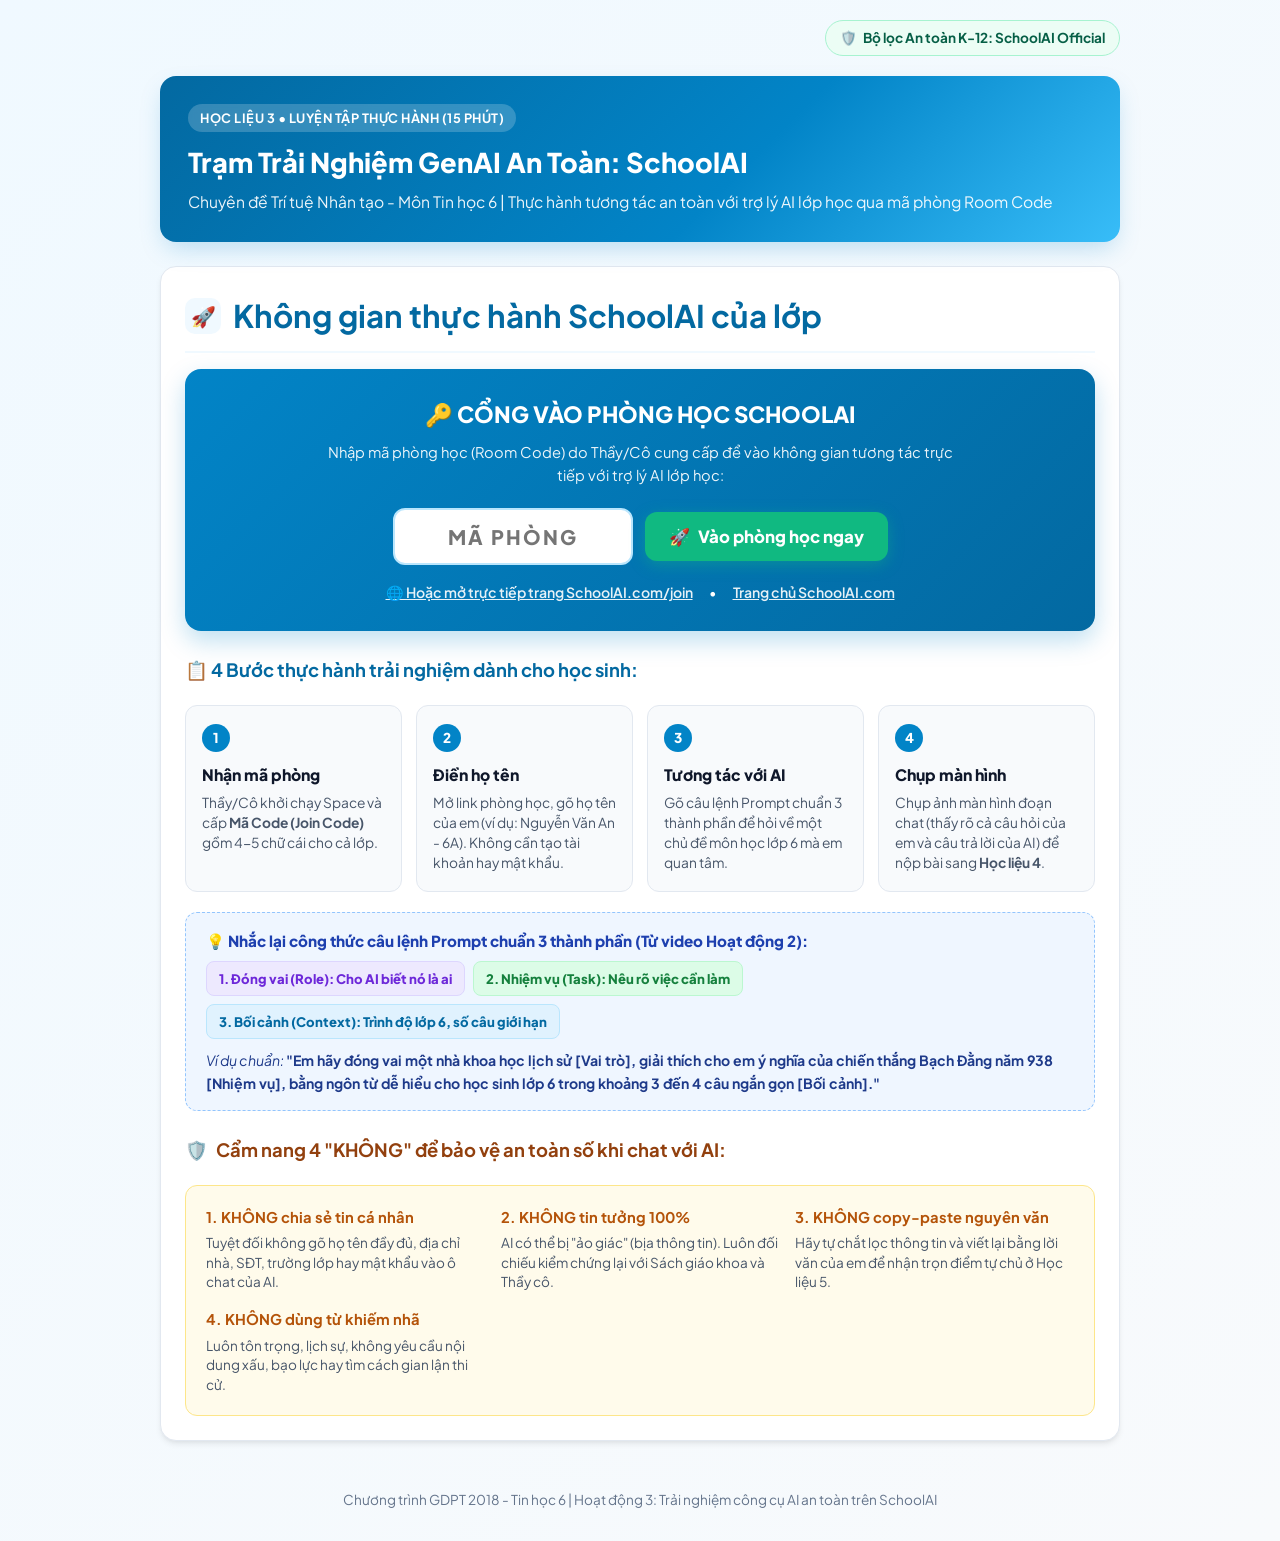
<file: hoc_lieu_3_cong_cu_genai_an_toan.html>
<!DOCTYPE html>
<html lang="vi">
<head>
  <meta charset="UTF-8">
  <meta name="viewport" content="width=device-width, initial-scale=1.0">
  <title>Học liệu 3: Trạm Trải Nghiệm GenAI An Toàn (SchoolAI) - Tin học 6 Bài 2</title>
  <link rel="preconnect" href="https://fonts.googleapis.com">
  <link rel="preconnect" href="https://fonts.gstatic.com" crossorigin>
  <link href="https://fonts.googleapis.com/css2?family=Plus+Jakarta+Sans:wght@400;500;600;700;800;900&display=swap" rel="stylesheet">
  <style>
    :root {
      --primary: #0284c7;
      --primary-hover: #0369a1;
      --primary-light: #f0f9ff;
      --secondary: #0d9488;
      --accent: #f59e0b;
      --danger: #ef4444;
      --success: #10b981;
      --bg: #f8fafc;
      --card-bg: #ffffff;
      --text: #0f172a;
      --text-muted: #64748b;
      --border: #e2e8f0;
      --radius: 16px;
      --shadow: 0 4px 6px -1px rgba(0, 0, 0, 0.08), 0 2px 4px -2px rgba(0, 0, 0, 0.05);
      --shadow-lg: 0 10px 25px -5px rgba(2, 132, 199, 0.25);
    }

    * {
      box-sizing: border-box;
      margin: 0;
      padding: 0;
      font-family: 'Plus Jakarta Sans', sans-serif;
      -webkit-tap-highlight-color: transparent;
    }

    body {
      background: linear-gradient(135deg, #f0f9ff 0%, #f8fafc 100%);
      color: var(--text);
      line-height: 1.6;
      padding: 20px 16px;
      min-height: 100vh;
      display: flex;
      justify-content: center;
    }

    .container {
      width: 100%;
      max-width: 960px;
    }

    /* Top Nav */
    .top-bar {
      display: flex;
      justify-content: flex-end;
      align-items: center;
      margin-bottom: 20px;
    }

    .status-badge {
      display: inline-flex;
      align-items: center;
      gap: 6px;
      background: #ecfdf5;
      color: #065f46;
      padding: 6px 14px;
      border-radius: 20px;
      font-size: 0.85rem;
      font-weight: 700;
      border: 1px solid #a7f3d0;
    }

    /* Header */
    .header-card {
      background: linear-gradient(135deg, #0369a1 0%, #0284c7 60%, #38bdf8 100%);
      color: white;
      padding: 28px;
      border-radius: var(--radius);
      box-shadow: var(--shadow-lg);
      margin-bottom: 24px;
      position: relative;
      overflow: hidden;
    }

    .tag-bubble {
      display: inline-block;
      background: rgba(255, 255, 255, 0.2);
      backdrop-filter: blur(4px);
      padding: 4px 12px;
      border-radius: 20px;
      font-size: 0.8rem;
      font-weight: 700;
      text-transform: uppercase;
      letter-spacing: 0.5px;
      margin-bottom: 12px;
    }

    .header-card h1 {
      font-size: 1.7rem;
      font-weight: 800;
      margin-bottom: 8px;
      line-height: 1.35;
    }

    .header-card p {
      font-size: 0.98rem;
      opacity: 0.92;
    }

    /* Card styling */
    .section-card {
      background: var(--card-bg);
      border-radius: var(--radius);
      padding: 24px;
      box-shadow: var(--shadow);
      margin-bottom: 24px;
      border: 1px solid var(--border);
    }

    .section-title {
      display: flex;
      align-items: center;
      gap: 12px;
      font-size: 1.3rem;
      color: #0369a1;
      margin-bottom: 16px;
      border-bottom: 2px solid var(--primary-light);
      padding-bottom: 10px;
    }

    .section-title span.icon {
      display: inline-flex;
      align-items: center;
      justify-content: center;
      width: 36px;
      height: 36px;
      background: var(--primary-light);
      border-radius: 10px;
      font-size: 1.25rem;
    }

    /* Section: Join SchoolAI Box */
    .join-portal-box {
      background: linear-gradient(135deg, #0284c7 0%, #0369a1 100%);
      color: white;
      border-radius: 16px;
      padding: 28px;
      box-shadow: 0 10px 25px rgba(2, 132, 199, 0.25);
      margin-bottom: 24px;
      text-align: center;
    }

    .join-portal-box h3 {
      font-size: 1.4rem;
      font-weight: 900;
      margin-bottom: 8px;
    }

    .join-portal-box p {
      font-size: 0.92rem;
      opacity: 0.92;
      max-width: 650px;
      margin: 0 auto 20px auto;
    }

    .code-input-group {
      display: flex;
      justify-content: center;
      align-items: center;
      gap: 12px;
      flex-wrap: wrap;
      max-width: 550px;
      margin: 0 auto 16px auto;
    }

    .room-code-input {
      padding: 14px 20px;
      border-radius: 12px;
      border: 2px solid #bae6fd;
      font-size: 1.25rem;
      font-weight: 800;
      text-transform: uppercase;
      letter-spacing: 2px;
      text-align: center;
      width: 240px;
      outline: none;
      background: white;
      color: #0f172a;
      transition: all 0.2s;
    }

    .room-code-input:focus {
      border-color: #38bdf8;
      box-shadow: 0 0 0 4px rgba(56, 189, 248, 0.35);
    }

    .btn-join-room {
      background: #10b981;
      color: white;
      border: none;
      padding: 14px 24px;
      border-radius: 12px;
      font-size: 1.05rem;
      font-weight: 800;
      cursor: pointer;
      display: inline-flex;
      align-items: center;
      gap: 8px;
      transition: all 0.2s;
      box-shadow: 0 4px 15px rgba(16, 185, 129, 0.4);
    }

    .btn-join-room:hover {
      background: #059669;
      transform: translateY(-2px);
    }

    .quick-links-row {
      display: flex;
      justify-content: center;
      gap: 16px;
      flex-wrap: wrap;
      font-size: 0.88rem;
    }

    .quick-link-btn {
      color: white;
      text-decoration: underline;
      opacity: 0.9;
      font-weight: 600;
      transition: opacity 0.2s;
      cursor: pointer;
    }

    .quick-link-btn:hover {
      opacity: 1;
    }

    /* 4 Steps Guide */
    .steps-container {
      display: grid;
      grid-template-columns: repeat(auto-fit, minmax(210px, 1fr));
      gap: 14px;
      margin: 20px 0;
    }

    .step-item {
      background: #f8fafc;
      border: 1.5px solid #e2e8f0;
      border-radius: 12px;
      padding: 18px 16px;
      position: relative;
    }

    .step-number {
      display: inline-flex;
      align-items: center;
      justify-content: center;
      width: 28px;
      height: 28px;
      background: #0284c7;
      color: white;
      font-weight: 800;
      font-size: 0.85rem;
      border-radius: 50%;
      margin-bottom: 10px;
    }

    .step-item h4 {
      font-size: 0.98rem;
      font-weight: 800;
      color: #0f172a;
      margin-bottom: 6px;
    }

    .step-item p {
      font-size: 0.86rem;
      color: #475569;
      line-height: 1.45;
    }

    /* Prompt formula reminder */
    .prompt-formula-box {
      background: #eff6ff;
      border: 1.5px dashed #93c5fd;
      border-radius: 12px;
      padding: 16px 20px;
      margin: 16px 0;
    }

    .prompt-formula-box h4 {
      font-size: 0.95rem;
      color: #1e40af;
      font-weight: 800;
      margin-bottom: 8px;
      display: flex;
      align-items: center;
      gap: 8px;
    }

    .formula-tags {
      display: flex;
      flex-wrap: wrap;
      gap: 8px;
      margin-bottom: 10px;
    }

    .formula-tag {
      padding: 6px 12px;
      border-radius: 8px;
      font-weight: 800;
      font-size: 0.82rem;
    }

    .tag-role { background: #ede9fe; color: #6d28d9; border: 1px solid #ddd6fe; }
    .tag-task { background: #dcfce7; color: #15803d; border: 1px solid #bbf7d0; }
    .tag-ctx { background: #e0f2fe; color: #0369a1; border: 1px solid #bae6fd; }

    /* Safety banner */
    .safety-banner {
      background: #fffbeb;
      border: 1.5px solid #fde68a;
      border-radius: 12px;
      padding: 20px;
      margin-top: 20px;
      display: grid;
      grid-template-columns: repeat(auto-fit, minmax(210px, 1fr));
      gap: 16px;
    }

    .safety-rule strong {
      display: block;
      color: #b45309;
      font-size: 0.92rem;
      margin-bottom: 4px;
    }

    .safety-rule p {
      font-size: 0.85rem;
      color: #475569;
      line-height: 1.45;
    }

    footer {
      text-align: center;
      padding: 24px 0 10px;
      font-size: 0.85rem;
      color: var(--text-muted);
    }
  </style>
</head>
<body>

<div class="container">
  <!-- Top Bar -->
  <div class="top-bar">
    <div class="status-badge">
      <span>🛡️</span> Bộ lọc An toàn K-12: SchoolAI Official
    </div>
  </div>

  <!-- Header Card -->
  <header class="header-card">
    <span class="tag-bubble">HỌC LIỆU 3 • LUYỆN TẬP THỰC HÀNH (15 PHÚT)</span>
    <h1>Trạm Trải Nghiệm GenAI An Toàn: SchoolAI</h1>
    <p>Chuyên đề Trí tuệ Nhân tạo - Môn Tin học 6 | Thực hành tương tác an toàn với trợ lý AI lớp học qua mã phòng Room Code</p>
  </header>

  <!-- Section: Cổng Tham Gia Phòng Học SchoolAI Của Lớp -->
  <section class="section-card">
    <div class="section-title">
      <span class="icon">🚀</span>
      <h2>Không gian thực hành SchoolAI của lớp</h2>
    </div>

    <!-- Khung nhập mã phòng trực tiếp -->
    <div class="join-portal-box">
      <h3>🔑 CỔNG VÀO PHÒNG HỌC SCHOOLAI</h3>
      <p>Nhập mã phòng học (Room Code) do Thầy/Cô cung cấp để vào không gian tương tác trực tiếp với trợ lý AI lớp học:</p>
      
      <div class="code-input-group">
        <input type="text" id="roomCodeInput" class="room-code-input" placeholder="MÃ PHÒNG" maxlength="10" autocomplete="off" onkeydown="handleCodeKey(event)">
        <button class="btn-join-room" onclick="joinSchoolAI()">
          <span>🚀</span> Vào phòng học ngay
        </button>
      </div>

      <div class="quick-links-row">
        <span class="quick-link-btn" onclick="openDirectSchoolAI()">🌐 Hoặc mở trực tiếp trang SchoolAI.com/join</span>
        <span>•</span>
        <span class="quick-link-btn" onclick="openHomeSchoolAI()">Trang chủ SchoolAI.com</span>
      </div>
    </div>

    <!-- 4 Bước thực hành của học sinh -->
    <h3 style="font-size: 1.15rem; color: #0369a1; margin-bottom: 12px;">
      📋 4 Bước thực hành trải nghiệm dành cho học sinh:
    </h3>

    <div class="steps-container">
      <div class="step-item">
        <div class="step-number">1</div>
        <h4>Nhận mã phòng</h4>
        <p>Thầy/Cô khởi chạy Space và cấp <strong>Mã Code (Join Code)</strong> gồm 4-5 chữ cái cho cả lớp.</p>
      </div>

      <div class="step-item">
        <div class="step-number">2</div>
        <h4>Điền họ tên</h4>
        <p>Mở link phòng học, gõ họ tên của em (ví dụ: <code>Nguyễn Văn An - 6A</code>). Không cần tạo tài khoản hay mật khẩu.</p>
      </div>

      <div class="step-item">
        <div class="step-number">3</div>
        <h4>Tương tác với AI</h4>
        <p>Gõ câu lệnh Prompt chuẩn 3 thành phần để hỏi về một chủ đề môn học lớp 6 mà em quan tâm.</p>
      </div>

      <div class="step-item">
        <div class="step-number">4</div>
        <h4>Chụp màn hình</h4>
        <p>Chụp ảnh màn hình đoạn chat (thấy rõ cả câu hỏi của em và câu trả lời của AI) để nộp bài sang <strong>Học liệu 4</strong>.</p>
      </div>
    </div>

    <!-- Nhắc lại công thức Prompt -->
    <div class="prompt-formula-box">
      <h4>💡 Nhắc lại công thức câu lệnh Prompt chuẩn 3 thành phần (Từ video Hoạt động 2):</h4>
      <div class="formula-tags">
        <span class="formula-tag tag-role">1. Đóng vai (Role): Cho AI biết nó là ai</span>
        <span class="formula-tag tag-task">2. Nhiệm vụ (Task): Nêu rõ việc cần làm</span>
        <span class="formula-tag tag-ctx">3. Bối cảnh (Context): Trình độ lớp 6, số câu giới hạn</span>
      </div>
      <p style="font-size: 0.88rem; color: #1e3a8a;">
        <em>Ví dụ chuẩn:</em> <strong>"Em hãy đóng vai một nhà khoa học lịch sử [Vai trò], giải thích cho em ý nghĩa của chiến thắng Bạch Đằng năm 938 [Nhiệm vụ], bằng ngôn từ dễ hiểu cho học sinh lớp 6 trong khoảng 3 đến 4 câu ngắn gọn [Bối cảnh]."</strong>
      </p>
    </div>

    <!-- Cẩm nang 4 KHÔNG -->
    <h3 style="font-size: 1.15rem; color: #92400e; margin: 24px 0 8px; display: flex; align-items: center; gap: 8px;">
      <span>🛡️</span> Cẩm nang 4 "KHÔNG" để bảo vệ an toàn số khi chat với AI:
    </h3>
    <div class="safety-banner">
      <div class="safety-rule">
        <strong>1. KHÔNG chia sẻ tin cá nhân</strong>
        <p>Tuyệt đối không gõ họ tên đầy đủ, địa chỉ nhà, SĐT, trường lớp hay mật khẩu vào ô chat của AI.</p>
      </div>
      <div class="safety-rule">
        <strong>2. KHÔNG tin tưởng 100%</strong>
        <p>AI có thể bị "ảo giác" (bịa thông tin). Luôn đối chiếu kiểm chứng lại với Sách giáo khoa và Thầy cô.</p>
      </div>
      <div class="safety-rule">
        <strong>3. KHÔNG copy-paste nguyên văn</strong>
        <p>Hãy tự chắt lọc thông tin và viết lại bằng lời văn của em để nhận trọn điểm tự chủ ở Học liệu 5.</p>
      </div>
      <div class="safety-rule">
        <strong>4. KHÔNG dùng từ khiếm nhã</strong>
        <p>Luôn tôn trọng, lịch sự, không yêu cầu nội dung xấu, bạo lực hay tìm cách gian lận thi cử.</p>
      </div>
    </div>
  </section>

  <!-- Footer -->
  <footer>
    <p>Chương trình GDPT 2018 - Tin học 6 | Hoạt động 3: Trải nghiệm công cụ AI an toàn trên SchoolAI</p>
  </footer>
</div>

<script>
  function handleCodeKey(event) {
    if (event.key === 'Enter') {
      joinSchoolAI();
    }
  }

  function joinSchoolAI() {
    const input = document.getElementById('roomCodeInput');
    const code = input.value.trim().toUpperCase();
    if (code) {
      window.open('https://app.schoolai.com/code/' + encodeURIComponent(code), '_blank');
    } else {
      window.open('https://schoolai.com/join', '_blank');
    }
  }

  function openDirectSchoolAI() {
    window.open('https://schoolai.com/join', '_blank');
  }

  function openHomeSchoolAI() {
    window.open('https://schoolai.com', '_blank');
  }
</script>

</body>
</html>
</file>
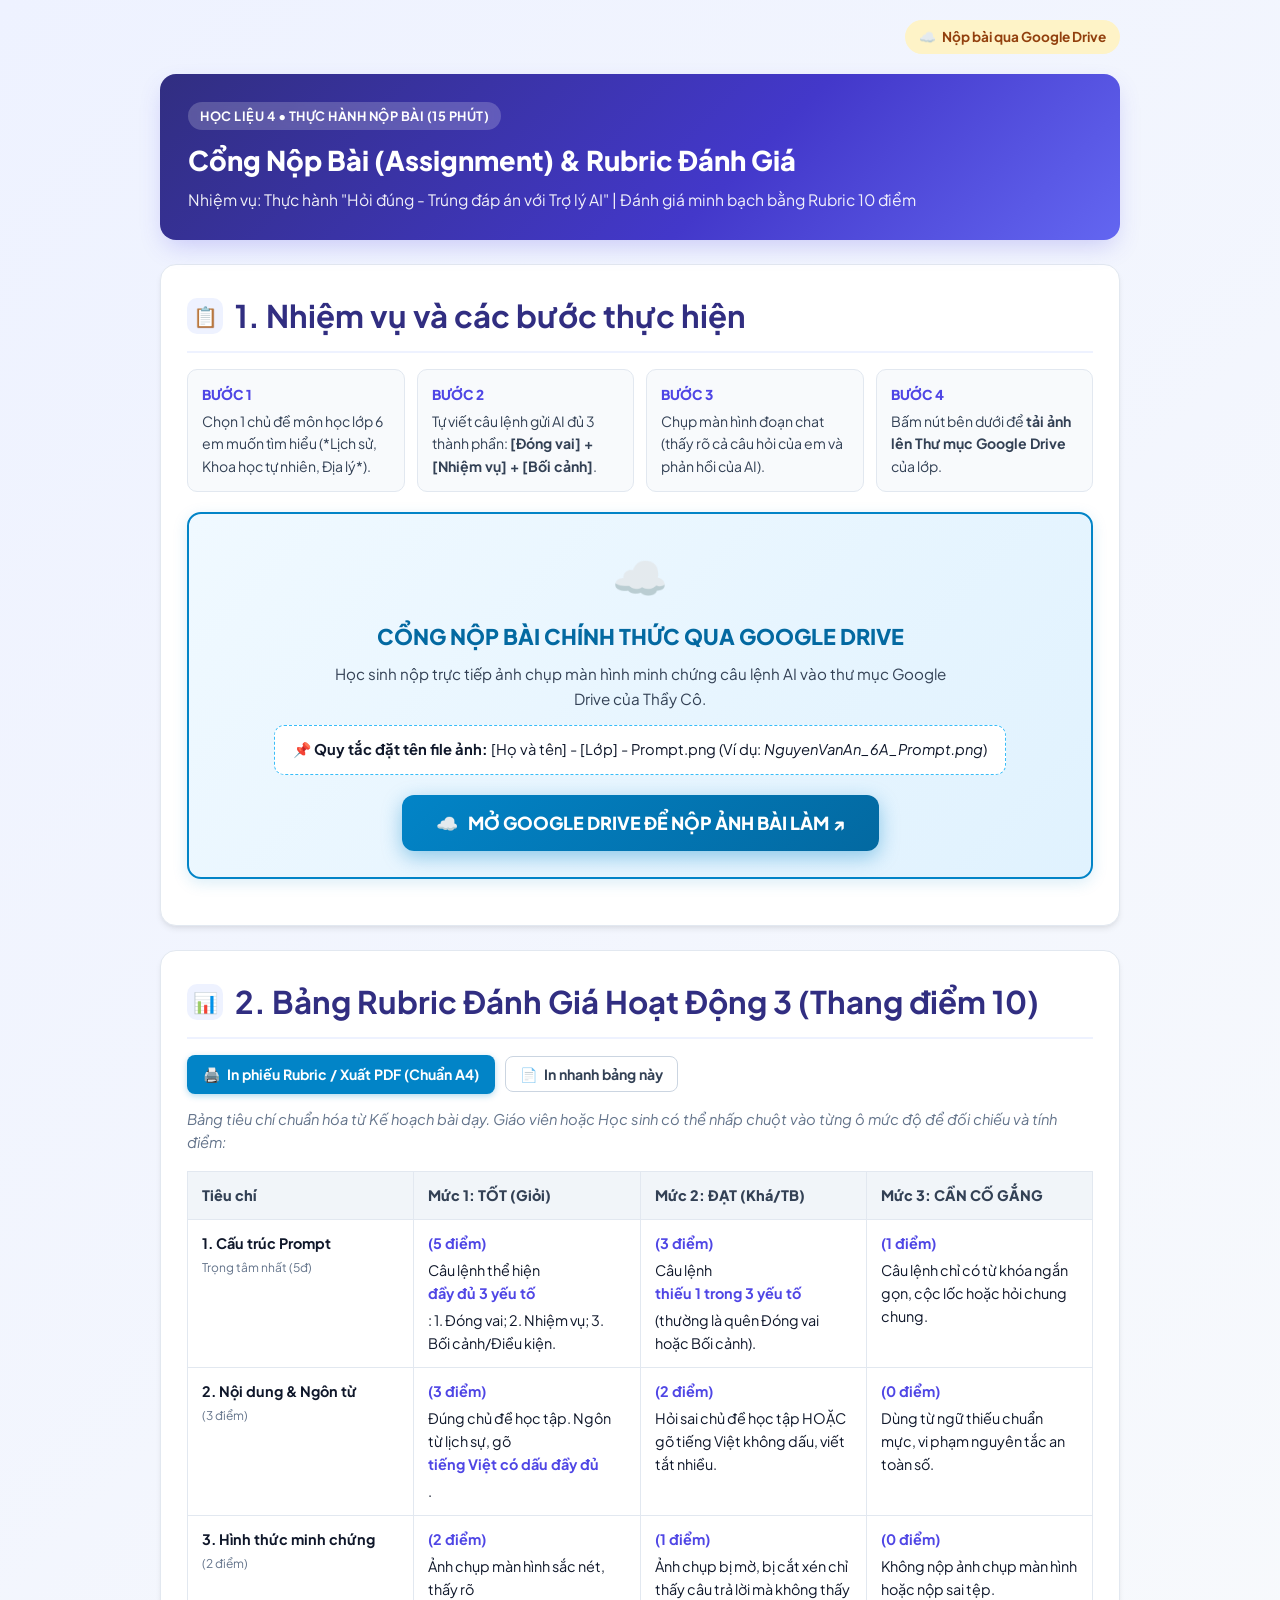
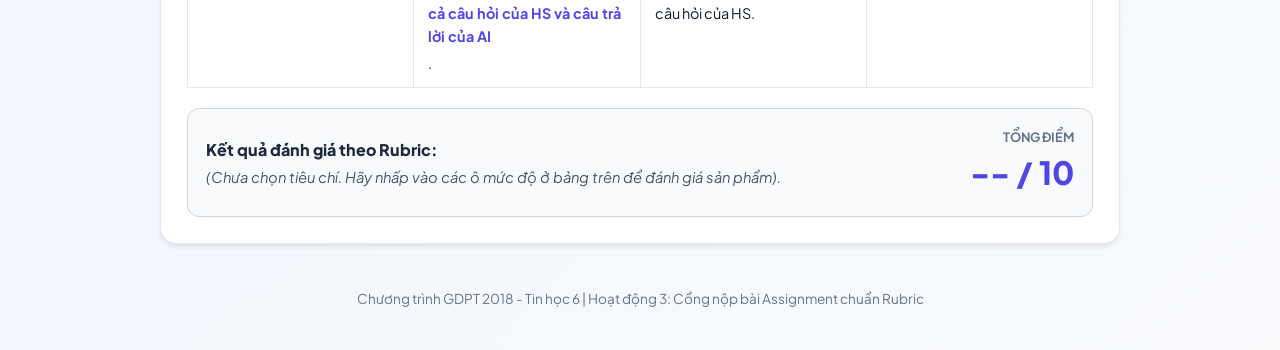
<file: hoc_lieu_4_nop_bai_assignment_rubric.html>
<!DOCTYPE html>
<html lang="vi">
<head>
  <meta charset="UTF-8">
  <meta name="viewport" content="width=device-width, initial-scale=1.0">
  <title>Học liệu 4: Cổng Nộp Bài (Assignment) & Rubric Đánh Giá - Tin học 6 Bài 2</title>
  <link rel="preconnect" href="https://fonts.googleapis.com">
  <link rel="preconnect" href="https://fonts.gstatic.com" crossorigin>
  <link href="https://fonts.googleapis.com/css2?family=Plus+Jakarta+Sans:wght@400;500;600;700;800;900&display=swap" rel="stylesheet">
  <style>
    :root {
      --primary: #4f46e5;
      --primary-hover: #4338ca;
      --primary-light: #eef2ff;
      --secondary: #0ea5e9;
      --accent: #f59e0b;
      --danger: #ef4444;
      --success: #10b981;
      --success-bg: #ecfdf5;
      --bg: #f8fafc;
      --card-bg: #ffffff;
      --text: #0f172a;
      --text-muted: #64748b;
      --border: #e2e8f0;
      --radius: 16px;
      --shadow: 0 4px 6px -1px rgba(0, 0, 0, 0.08), 0 2px 4px -2px rgba(0, 0, 0, 0.05);
      --shadow-lg: 0 10px 25px -5px rgba(79, 70, 229, 0.25);
    }

    * {
      box-sizing: border-box;
      margin: 0;
      padding: 0;
      font-family: 'Plus Jakarta Sans', sans-serif;
      -webkit-tap-highlight-color: transparent;
    }

    body {
      background: linear-gradient(135deg, #eef2ff 0%, #f8fafc 100%);
      color: var(--text);
      line-height: 1.6;
      padding: 20px 16px;
      min-height: 100vh;
      display: flex;
      justify-content: center;
    }

    .container {
      width: 100%;
      max-width: 960px;
    }

    /* Top Nav */
    .top-bar {
      display: flex;
      justify-content: flex-end;
      align-items: center;
      margin-bottom: 20px;
    }

    .submission-status {
      display: inline-flex;
      align-items: center;
      gap: 6px;
      background: #fef3c7;
      color: #92400e;
      padding: 6px 14px;
      border-radius: 20px;
      font-size: 0.85rem;
      font-weight: 700;
    }

    .submission-status.done {
      background: var(--success-bg);
      color: #065f46;
    }

    /* Header */
    .header-card {
      background: linear-gradient(135deg, #312e81 0%, #4338ca 60%, #6366f1 100%);
      color: white;
      padding: 28px;
      border-radius: var(--radius);
      box-shadow: var(--shadow-lg);
      margin-bottom: 24px;
      position: relative;
      overflow: hidden;
    }

    .tag-bubble {
      display: inline-block;
      background: rgba(255, 255, 255, 0.2);
      backdrop-filter: blur(4px);
      padding: 4px 12px;
      border-radius: 20px;
      font-size: 0.8rem;
      font-weight: 700;
      text-transform: uppercase;
      letter-spacing: 0.5px;
      margin-bottom: 12px;
    }

    .header-card h1 {
      font-size: 1.7rem;
      font-weight: 800;
      margin-bottom: 8px;
      line-height: 1.35;
    }

    .header-card p {
      font-size: 0.98rem;
      opacity: 0.92;
    }

    /* Section Cards */
    .section-card {
      background: var(--card-bg);
      border-radius: var(--radius);
      padding: 26px;
      box-shadow: var(--shadow);
      margin-bottom: 24px;
      border: 1px solid var(--border);
    }

    .section-title {
      display: flex;
      align-items: center;
      gap: 12px;
      font-size: 1.3rem;
      color: #312e81;
      margin-bottom: 16px;
      border-bottom: 2px solid var(--primary-light);
      padding-bottom: 10px;
    }

    .section-title span.icon {
      display: inline-flex;
      align-items: center;
      justify-content: center;
      width: 36px;
      height: 36px;
      background: var(--primary-light);
      border-radius: 10px;
      font-size: 1.25rem;
    }

    /* Instruction steps */
    .steps-grid {
      display: grid;
      grid-template-columns: repeat(auto-fit, minmax(200px, 1fr));
      gap: 12px;
      margin: 16px 0;
    }

    .step-box {
      background: #f8fafc;
      border: 1px solid var(--border);
      border-radius: 10px;
      padding: 14px;
    }

    .step-num {
      font-weight: 800;
      color: var(--primary);
      font-size: 0.85rem;
      text-transform: uppercase;
      margin-bottom: 4px;
    }

    .step-box p {
      font-size: 0.88rem;
      color: #334155;
    }

    /* Rubric Table */
    .rubric-table {
      width: 100%;
      border-collapse: collapse;
      margin: 16px 0;
      font-size: 0.9rem;
    }

    .rubric-table th, .rubric-table td {
      border: 1.5px solid var(--border);
      padding: 12px 14px;
      text-align: left;
      vertical-align: top;
    }

    .rubric-table th {
      background: #f1f5f9;
      color: #334155;
      font-weight: 800;
    }

    .rubric-cell {
      cursor: pointer;
      border-radius: 6px;
      transition: all 0.2s;
      position: relative;
    }

    .rubric-cell:hover {
      background: #f8fafc;
      border-color: #cbd5e1;
    }

    .rubric-cell.selected {
      background: #ecfdf5 !important;
      border-color: #10b981 !important;
      box-shadow: inset 0 0 0 2px #10b981;
    }

    .rubric-cell strong {
      display: block;
      color: var(--primary);
      margin-bottom: 4px;
    }

    .rubric-cell.selected strong {
      color: #065f46;
    }

    /* Score calculation box */
    .grading-summary {
      background: #f8fafc;
      border: 1.5px solid #cbd5e1;
      border-radius: 12px;
      padding: 18px;
      margin-top: 20px;
      display: flex;
      justify-content: space-between;
      align-items: center;
      transition: all 0.3s;
    }

    .grading-summary.evaluated {
      background: #f0fdf4;
      border-color: #bbf7d0;
    }

    .grading-score {
      font-size: 2rem;
      font-weight: 900;
      color: var(--primary);
    }

    .grading-summary.evaluated .grading-score {
      color: #15803d;
    }

    .grading-feedback {
      font-size: 0.92rem;
      color: #475569;
      line-height: 1.5;
    }

    .grading-summary.evaluated .grading-feedback {
      color: #166534;
    }

    footer {
      text-align: center;
      padding: 20px 0;
      font-size: 0.85rem;
      color: var(--text-muted);
    }

    /* Print Styles */
    @media print {
      body {
        background: #fff;
        padding: 0;
        -webkit-print-color-adjust: exact;
        print-color-adjust: exact;
      }
      .top-bar, .header-card, .section-card:nth-of-type(1), footer, .rubric-actions-bar {
        display: none !important;
      }
      .container {
        max-width: 100% !important;
        margin: 0 !important;
        padding: 0 !important;
      }
      .section-card {
        box-shadow: none !important;
        border: none !important;
        padding: 0 !important;
      }
      @page {
        size: A4 portrait;
        margin: 12mm;
      }
    }
  </style>
</head>
<body>

<div class="container">
  <!-- Top Bar -->
  <div class="top-bar">
    <div class="submission-status" id="subStatus">
      <span>☁️</span> Nộp bài qua Google Drive
    </div>
  </div>

  <!-- Header Card -->
  <header class="header-card">
    <span class="tag-bubble">HỌC LIỆU 4 • THỰC HÀNH NỘP BÀI (15 PHÚT)</span>
    <h1>Cổng Nộp Bài (Assignment) & Rubric Đánh Giá</h1>
    <p>Nhiệm vụ: Thực hành "Hỏi đúng - Trúng đáp án với Trợ lý AI" | Đánh giá minh bạch bằng Rubric 10 điểm</p>
  </header>

  <!-- Phần 1: Hướng dẫn nhiệm vụ & Nộp bài Google Drive -->
  <section class="section-card">
    <div class="section-title">
      <span class="icon">📋</span>
      <h2>1. Nhiệm vụ và các bước thực hiện</h2>
    </div>
    <div class="steps-grid">
      <div class="step-box">
        <div class="step-num">Bước 1</div>
        <p>Chọn 1 chủ đề môn học lớp 6 em muốn tìm hiểu (*Lịch sử, Khoa học tự nhiên, Địa lý*).</p>
      </div>
      <div class="step-box">
        <div class="step-num">Bước 2</div>
        <p>Tự viết câu lệnh gửi AI đủ 3 thành phần: <strong>[Đóng vai] + [Nhiệm vụ] + [Bối cảnh]</strong>.</p>
      </div>
      <div class="step-box">
        <div class="step-num">Bước 3</div>
        <p>Chụp màn hình đoạn chat (thấy rõ cả câu hỏi của em và phản hồi của AI).</p>
      </div>
      <div class="step-box">
        <div class="step-num">Bước 4</div>
        <p>Bấm nút bên dưới để <strong>tải ảnh lên Thư mục Google Drive</strong> của lớp.</p>
      </div>
    </div>

    <!-- Official Google Drive Submission Card (Sole Method) -->
    <div style="background: linear-gradient(135deg, #f0f9ff 0%, #e0f2fe 100%); border: 2px solid #0284c7; border-radius: 14px; padding: 26px 20px; margin: 20px 0; text-align: center; box-shadow: 0 4px 15px rgba(2, 132, 199, 0.15);">
      <div style="font-size: 2.8rem; margin-bottom: 8px;">☁️</div>
      <h3 style="font-size: 1.35rem; font-weight: 800; color: #0369a1; margin-bottom: 8px;">
        CỔNG NỘP BÀI CHÍNH THỨC QUA GOOGLE DRIVE
      </h3>
      <p style="font-size: 0.95rem; color: #334155; max-width: 620px; margin: 0 auto 14px auto;">
        Học sinh nộp trực tiếp ảnh chụp màn hình minh chứng câu lệnh AI vào thư mục Google Drive của Thầy Cô.
      </p>
      
      <div style="background: white; border: 1.5px dashed #38bdf8; border-radius: 10px; padding: 12px 18px; display: inline-block; margin-bottom: 20px; font-size: 0.92rem; color: #0f172a;">
        📌 <strong>Quy tắc đặt tên file ảnh:</strong> <code>[Họ và tên] - [Lớp] - Prompt.png</code> (Ví dụ: <em>NguyenVanAn_6A_Prompt.png</em>)
      </div>

      <div>
        <a href="https://drive.google.com/drive/folders/1N4MIlx9gx_LnO4LPmdAuCpQcMtHokwr3?usp=sharing" target="_blank" style="background: linear-gradient(135deg, #0284c7, #0369a1); color: white; padding: 14px 34px; border-radius: 12px; font-weight: 800; font-size: 1.12rem; text-decoration: none; display: inline-flex; align-items: center; gap: 10px; box-shadow: 0 6px 20px rgba(2, 132, 199, 0.4); transition: transform 0.2s;">
          <span>☁️</span> MỞ GOOGLE DRIVE ĐỂ NỘP ẢNH BÀI LÀM ↗
        </a>
      </div>
    </div>
  </section>

  <!-- Phần 2: Bảng Rubric Đánh Giá Tương Tác 10 Điểm -->
  <section class="section-card">
    <div class="section-title">
      <span class="icon">📊</span>
      <h2>2. Bảng Rubric Đánh Giá Hoạt Động 3 (Thang điểm 10)</h2>
    </div>
    <div class="rubric-actions-bar" style="margin: 10px 0 14px 0; display: flex; gap: 10px; flex-wrap: wrap; align-items: center;">
      <a href="phieu_rubric_va_danh_gia.html" target="_blank" style="background: #0284c7; color: white; padding: 8px 16px; border-radius: 8px; text-decoration: none; font-weight: 700; font-size: 0.88rem; display: inline-flex; align-items: center; gap: 6px; box-shadow: 0 2px 6px rgba(2,132,199,0.3);">
        <span>🖨️</span> In phiếu Rubric / Xuất PDF (Chuẩn A4)
      </a>
      <button onclick="window.print()" style="background: white; color: #334155; border: 1.5px solid #cbd5e1; padding: 8px 14px; border-radius: 8px; font-weight: 700; font-size: 0.88rem; cursor: pointer; display: inline-flex; align-items: center; gap: 6px;">
        <span>📄</span> In nhanh bảng này
      </button>
    </div>
    <p style="font-size: 0.92rem; color: var(--text-muted); margin-bottom: 12px;">
      <em>Bảng tiêu chí chuẩn hóa từ Kế hoạch bài dạy. Giáo viên hoặc Học sinh có thể nhấp chuột vào từng ô mức độ để đối chiếu và tính điểm:</em>
    </p>

    <table class="rubric-table">
      <thead>
        <tr>
          <th style="width: 25%;">Tiêu chí</th>
          <th style="width: 25%;">Mức 1: TỐT (Giỏi)</th>
          <th style="width: 25%;">Mức 2: ĐẠT (Khá/TB)</th>
          <th style="width: 25%;">Mức 3: CẦN CỐ GẮNG</th>
        </tr>
      </thead>
      <tbody>
        <!-- Tiêu chí 1 -->
        <tr>
          <td>
            <strong>1. Cấu trúc Prompt</strong><br>
            <small style="color: var(--text-muted);">Trọng tâm nhất (5đ)</small>
          </td>
          <td class="rubric-cell" onclick="selectRubric(1, 1, 5)">
            <strong>(5 điểm)</strong>
            Câu lệnh thể hiện <strong>đầy đủ 3 yếu tố</strong>: 1. Đóng vai; 2. Nhiệm vụ; 3. Bối cảnh/Điều kiện.
          </td>
          <td class="rubric-cell" onclick="selectRubric(1, 2, 3)">
            <strong>(3 điểm)</strong>
            Câu lệnh <strong>thiếu 1 trong 3 yếu tố</strong> (thường là quên Đóng vai hoặc Bối cảnh).
          </td>
          <td class="rubric-cell" onclick="selectRubric(1, 3, 1)">
            <strong>(1 điểm)</strong>
            Câu lệnh chỉ có từ khóa ngắn gọn, cộc lốc hoặc hỏi chung chung.
          </td>
        </tr>

        <!-- Tiêu chí 2 -->
        <tr>
          <td>
            <strong>2. Nội dung & Ngôn từ</strong><br>
            <small style="color: var(--text-muted);">(3 điểm)</small>
          </td>
          <td class="rubric-cell" onclick="selectRubric(2, 1, 3)">
            <strong>(3 điểm)</strong>
            Đúng chủ đề học tập. Ngôn từ lịch sự, gõ <strong>tiếng Việt có dấu đầy đủ</strong>.
          </td>
          <td class="rubric-cell" onclick="selectRubric(2, 2, 2)">
            <strong>(2 điểm)</strong>
            Hỏi sai chủ đề học tập HOẶC gõ tiếng Việt không dấu, viết tắt nhiều.
          </td>
          <td class="rubric-cell" onclick="selectRubric(2, 3, 0)">
            <strong>(0 điểm)</strong>
            Dùng từ ngữ thiếu chuẩn mực, vi phạm nguyên tắc an toàn số.
          </td>
        </tr>

        <!-- Tiêu chí 3 -->
        <tr>
          <td>
            <strong>3. Hình thức minh chứng</strong><br>
            <small style="color: var(--text-muted);">(2 điểm)</small>
          </td>
          <td class="rubric-cell" onclick="selectRubric(3, 1, 2)">
            <strong>(2 điểm)</strong>
            Ảnh chụp màn hình sắc nét, thấy rõ <strong>cả câu hỏi của HS và câu trả lời của AI</strong>.
          </td>
          <td class="rubric-cell" onclick="selectRubric(3, 2, 1)">
            <strong>(1 điểm)</strong>
            Ảnh chụp bị mờ, bị cắt xén chỉ thấy câu trả lời mà không thấy câu hỏi của HS.
          </td>
          <td class="rubric-cell" onclick="selectRubric(3, 3, 0)">
            <strong>(0 điểm)</strong>
            Không nộp ảnh chụp màn hình hoặc nộp sai tệp.
          </td>
        </tr>
      </tbody>
    </table>

    <!-- Grading Summary -->
    <div class="grading-summary" id="gradingSummaryBox">
      <div>
        <div style="font-weight: 800; font-size: 1rem; color: #1e293b; margin-bottom: 4px;" id="summaryTitle">
          Kết quả đánh giá theo Rubric:
        </div>
        <div class="grading-feedback" id="rubricFeedback">
          <em>(Chưa chọn tiêu chí. Hãy nhấp vào các ô mức độ ở bảng trên để đánh giá sản phẩm).</em>
        </div>
      </div>
      <div style="text-align: right; margin-left: 20px;">
        <div style="font-size: 0.8rem; font-weight: 700; color: #64748b; text-transform: uppercase;">Tổng điểm</div>
        <div class="grading-score" id="totalScore">-- / 10</div>
      </div>
    </div>
  </section>

  <!-- Footer -->
  <footer>
    <p>Chương trình GDPT 2018 - Tin học 6 | Hoạt động 3: Cổng nộp bài Assignment chuẩn Rubric</p>
  </footer>
</div>

<script>
  let scores = { c1: null, c2: null, c3: null };

  const audioCtx = new (window.AudioContext || window.webkitAudioContext)();
  function playBeep(isSuccess) {
    if (!audioCtx) return;
    try {
      const osc = audioCtx.createOscillator();
      const gain = audioCtx.createGain();
      osc.connect(gain);
      gain.connect(audioCtx.destination);
      if (isSuccess) {
        osc.frequency.setValueAtTime(523.25, audioCtx.currentTime);
        osc.frequency.setValueAtTime(659.25, audioCtx.currentTime + 0.1);
        osc.frequency.setValueAtTime(783.99, audioCtx.currentTime + 0.2);
        gain.gain.setValueAtTime(0.18, audioCtx.currentTime);
        gain.gain.exponentialRampToValueAtTime(0.01, audioCtx.currentTime + 0.4);
        osc.start();
        osc.stop(audioCtx.currentTime + 0.4);
      } else {
        osc.frequency.setValueAtTime(300, audioCtx.currentTime);
        gain.gain.setValueAtTime(0.1, audioCtx.currentTime);
        gain.gain.exponentialRampToValueAtTime(0.01, audioCtx.currentTime + 0.2);
        osc.start();
        osc.stop(audioCtx.currentTime + 0.2);
      }
    } catch(e) {}
  }

  function selectRubric(criterionIndex, levelIndex, points) {
    const table = document.querySelector('.rubric-table');
    const row = table.querySelectorAll('tr')[criterionIndex];
    const cells = row.querySelectorAll('.rubric-cell');
    
    cells.forEach(c => c.classList.remove('selected'));
    cells[levelIndex - 1].classList.add('selected');
    
    if (criterionIndex === 1) scores.c1 = points;
    if (criterionIndex === 2) scores.c2 = points;
    if (criterionIndex === 3) scores.c3 = points;
    
    calculateTotal();
  }

  function calculateTotal() {
    if (scores.c1 === null || scores.c2 === null || scores.c3 === null) {
      const currentSum = (scores.c1 || 0) + (scores.c2 || 0) + (scores.c3 || 0);
      document.getElementById('totalScore').innerText = `${currentSum} / 10`;
      document.getElementById('rubricFeedback').innerText = "Đang chọn tiêu chí đánh giá...";
      return;
    }

    const total = scores.c1 + scores.c2 + scores.c3;
    document.getElementById('totalScore').innerText = `${total} / 10`;
    
    const box = document.getElementById('gradingSummaryBox');
    box.classList.add('evaluated');

    const fb = document.getElementById('rubricFeedback');
    if (total === 10) {
      fb.innerText = "Xuất sắc! Câu lệnh đáp ứng chuẩn cả 3 thành phần [Đóng vai] + [Nhiệm vụ] + [Bối cảnh], ảnh chụp minh chứng rõ ràng và nội dung mang tính giáo dục cao.";
    } else if (total >= 7) {
      fb.innerText = "Bài làm Đạt yêu cầu! Đã biết cách sử dụng AI phục vụ học tập, tuy nhiên hãy lưu ý kiểm tra lại thành phần [Đóng vai] hoặc độ rõ nét của ảnh chụp.";
    } else {
      fb.innerText = "Cần cố gắng thêm: Câu prompt còn cộc lốc hoặc ảnh chụp chưa rõ ràng cả 2 chiều hỏi - đáp. Hãy hoàn thiện lại theo công thức ở Hoạt động 2.";
    }
  }
</script>

</body>
</html>
</file>
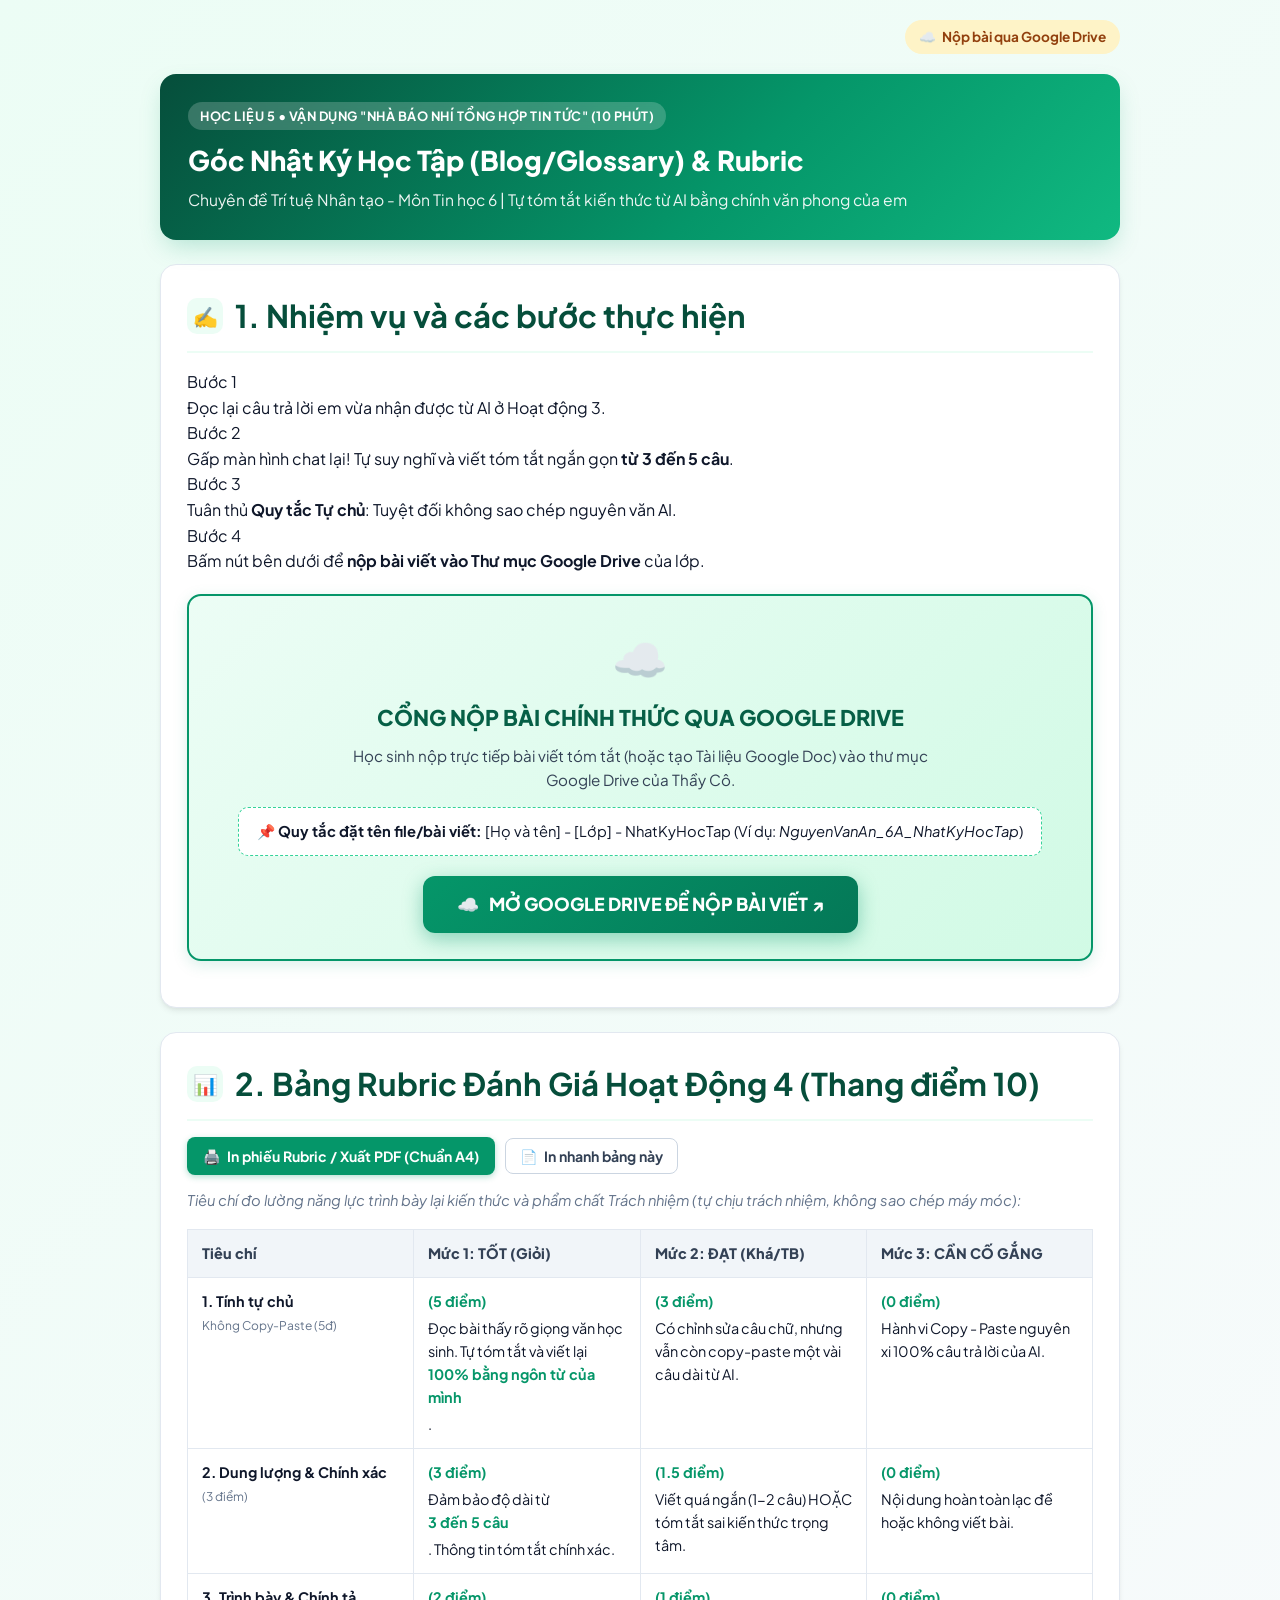
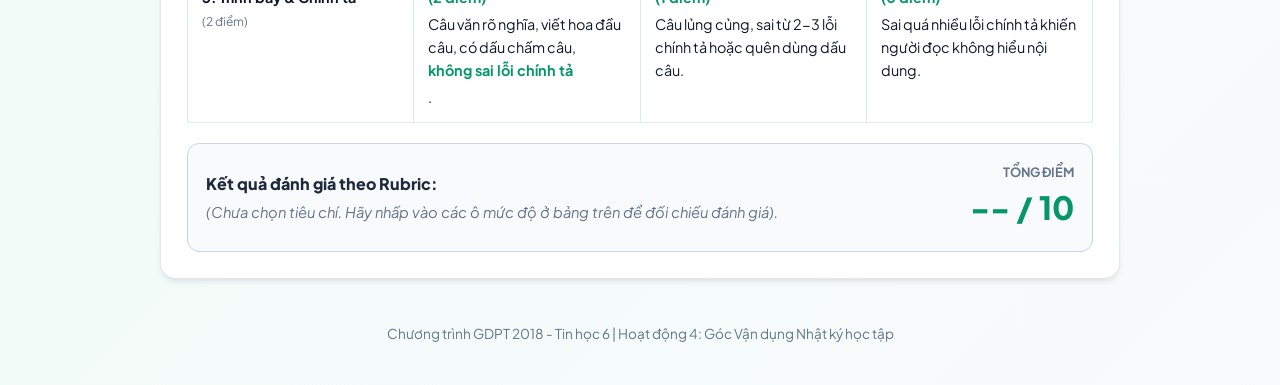
<file: hoc_lieu_5_blog_nhat_ky_glossary_rubric.html>
<!DOCTYPE html>
<html lang="vi">
<head>
  <meta charset="UTF-8">
  <meta name="viewport" content="width=device-width, initial-scale=1.0">
  <title>Học liệu 5: Nhật Ký Học Tập (Blog/Glossary) & Rubric - Tin học 6 Bài 2</title>
  <link rel="preconnect" href="https://fonts.googleapis.com">
  <link rel="preconnect" href="https://fonts.gstatic.com" crossorigin>
  <link href="https://fonts.googleapis.com/css2?family=Plus+Jakarta+Sans:wght@400;500;600;700;800;900&display=swap" rel="stylesheet">
  <style>
    :root {
      --primary: #059669;
      --primary-hover: #047857;
      --primary-light: #ecfdf5;
      --secondary: #0ea5e9;
      --accent: #f59e0b;
      --danger: #ef4444;
      --success: #10b981;
      --bg: #f8fafc;
      --card-bg: #ffffff;
      --text: #0f172a;
      --text-muted: #64748b;
      --border: #e2e8f0;
      --radius: 16px;
      --shadow: 0 4px 6px -1px rgba(0, 0, 0, 0.08), 0 2px 4px -2px rgba(0, 0, 0, 0.05);
      --shadow-lg: 0 10px 25px -5px rgba(5, 150, 105, 0.25);
    }

    * {
      box-sizing: border-box;
      margin: 0;
      padding: 0;
      font-family: 'Plus Jakarta Sans', sans-serif;
      -webkit-tap-highlight-color: transparent;
    }

    body {
      background: linear-gradient(135deg, #ecfdf5 0%, #f8fafc 100%);
      color: var(--text);
      line-height: 1.6;
      padding: 20px 16px;
      min-height: 100vh;
      display: flex;
      justify-content: center;
    }

    .container {
      width: 100%;
      max-width: 960px;
    }

    /* Top Nav */
    .top-bar {
      display: flex;
      justify-content: flex-end;
      align-items: center;
      margin-bottom: 20px;
    }

    .badge-status {
      display: inline-flex;
      align-items: center;
      gap: 6px;
      background: #fef3c7;
      color: #92400e;
      padding: 6px 14px;
      border-radius: 20px;
      font-size: 0.85rem;
      font-weight: 700;
    }

    .badge-status.done {
      background: #dcfce7;
      color: #15803d;
    }

    /* Header */
    .header-card {
      background: linear-gradient(135deg, #064e3b 0%, #059669 60%, #10b981 100%);
      color: white;
      padding: 28px;
      border-radius: var(--radius);
      box-shadow: var(--shadow-lg);
      margin-bottom: 24px;
      position: relative;
      overflow: hidden;
    }

    .tag-bubble {
      display: inline-block;
      background: rgba(255, 255, 255, 0.2);
      backdrop-filter: blur(4px);
      padding: 4px 12px;
      border-radius: 20px;
      font-size: 0.8rem;
      font-weight: 700;
      text-transform: uppercase;
      letter-spacing: 0.5px;
      margin-bottom: 12px;
    }

    .header-card h1 {
      font-size: 1.7rem;
      font-weight: 800;
      margin-bottom: 8px;
      line-height: 1.35;
    }

    .header-card p {
      font-size: 0.98rem;
      opacity: 0.92;
    }

    /* Section Card */
    .section-card {
      background: var(--card-bg);
      border-radius: var(--radius);
      padding: 26px;
      box-shadow: var(--shadow);
      margin-bottom: 24px;
      border: 1px solid var(--border);
    }

    .section-title {
      display: flex;
      align-items: center;
      gap: 12px;
      font-size: 1.3rem;
      color: #064e3b;
      margin-bottom: 16px;
      border-bottom: 2px solid var(--primary-light);
      padding-bottom: 10px;
    }

    .section-title span.icon {
      display: inline-flex;
      align-items: center;
      justify-content: center;
      width: 36px;
      height: 36px;
      background: var(--primary-light);
      border-radius: 10px;
      font-size: 1.25rem;
    }

    /* Rubric Table */
    .rubric-table {
      width: 100%;
      border-collapse: collapse;
      margin: 16px 0;
      font-size: 0.9rem;
    }

    .rubric-table th, .rubric-table td {
      border: 1.5px solid var(--border);
      padding: 12px 14px;
      text-align: left;
      vertical-align: top;
    }

    .rubric-table th {
      background: #f1f5f9;
      color: #334155;
      font-weight: 800;
    }

    .rubric-cell {
      cursor: pointer;
      border-radius: 6px;
      transition: all 0.2s;
    }

    .rubric-cell:hover {
      background: #f8fafc;
    }

    .rubric-cell.selected {
      background: #ecfdf5 !important;
      border-color: #10b981 !important;
      box-shadow: inset 0 0 0 2px #10b981;
    }

    .rubric-cell strong {
      display: block;
      color: var(--primary);
      margin-bottom: 4px;
    }

    .rubric-cell.selected strong {
      color: #065f46;
    }

    .grading-summary {
      background: #f8fafc;
      border: 1.5px solid #cbd5e1;
      border-radius: 12px;
      padding: 18px;
      margin-top: 20px;
      display: flex;
      justify-content: space-between;
      align-items: center;
      transition: all 0.3s;
    }

    .grading-summary.evaluated {
      background: #f0fdf4;
      border-color: #bbf7d0;
    }

    .grading-score {
      font-size: 2rem;
      font-weight: 900;
      color: var(--primary);
    }

    .grading-summary.evaluated .grading-score {
      color: #15803d;
    }

    footer {
      text-align: center;
      padding: 20px 0;
      font-size: 0.85rem;
      color: var(--text-muted);
    }

    /* Print Styles */
    @media print {
      body {
        background: #fff;
        padding: 0;
        -webkit-print-color-adjust: exact;
        print-color-adjust: exact;
      }
      .top-bar, .header-card, .section-card:nth-of-type(1), footer, .rubric-actions-bar {
        display: none !important;
      }
      .container {
        max-width: 100% !important;
        margin: 0 !important;
        padding: 0 !important;
      }
      .section-card {
        box-shadow: none !important;
        border: none !important;
        padding: 0 !important;
      }
      @page {
        size: A4 portrait;
        margin: 12mm;
      }
    }
  </style>
</head>
<body>

<div class="container">
  <!-- Top Bar -->
  <div class="top-bar">
    <div class="badge-status" id="blogStatus">
      <span>☁️</span> Nộp bài qua Google Drive
    </div>
  </div>

  <!-- Header Card -->
  <header class="header-card">
    <span class="tag-bubble">HỌC LIỆU 5 • VẬN DỤNG "NHÀ BÁO NHÍ TỔNG HỢP TIN TỨC" (10 PHÚT)</span>
    <h1>Góc Nhật Ký Học Tập (Blog/Glossary) & Rubric</h1>
    <p>Chuyên đề Trí tuệ Nhân tạo - Môn Tin học 6 | Tự tóm tắt kiến thức từ AI bằng chính văn phong của em</p>
  </header>

  <!-- Phần 1: Hướng dẫn nhiệm vụ & Nộp bài Google Drive -->
  <section class="section-card">
    <div class="section-title">
      <span class="icon">✍️</span>
      <h2>1. Nhiệm vụ và các bước thực hiện</h2>
    </div>
    <div class="steps-grid">
      <div class="step-box">
        <div class="step-num">Bước 1</div>
        <p>Đọc lại câu trả lời em vừa nhận được từ AI ở Hoạt động 3.</p>
      </div>
      <div class="step-box">
        <div class="step-num">Bước 2</div>
        <p>Gấp màn hình chat lại! Tự suy nghĩ và viết tóm tắt ngắn gọn <strong>từ 3 đến 5 câu</strong>.</p>
      </div>
      <div class="step-box">
        <div class="step-num">Bước 3</div>
        <p>Tuân thủ <strong>Quy tắc Tự chủ</strong>: Tuyệt đối không sao chép nguyên văn AI.</p>
      </div>
      <div class="step-box">
        <div class="step-num">Bước 4</div>
        <p>Bấm nút bên dưới để <strong>nộp bài viết vào Thư mục Google Drive</strong> của lớp.</p>
      </div>
    </div>

    <!-- Official Google Drive Submission Card (Sole Method) -->
    <div style="background: linear-gradient(135deg, #ecfdf5 0%, #d1fae5 100%); border: 2px solid #059669; border-radius: 14px; padding: 26px 20px; margin: 20px 0; text-align: center; box-shadow: 0 4px 15px rgba(5, 150, 105, 0.15);">
      <div style="font-size: 2.8rem; margin-bottom: 8px;">☁️</div>
      <h3 style="font-size: 1.35rem; font-weight: 800; color: #065f46; margin-bottom: 8px;">
        CỔNG NỘP BÀI CHÍNH THỨC QUA GOOGLE DRIVE
      </h3>
      <p style="font-size: 0.95rem; color: #334155; max-width: 620px; margin: 0 auto 14px auto;">
        Học sinh nộp trực tiếp bài viết tóm tắt (hoặc tạo Tài liệu Google Doc) vào thư mục Google Drive của Thầy Cô.
      </p>
      
      <div style="background: white; border: 1.5px dashed #34d399; border-radius: 10px; padding: 12px 18px; display: inline-block; margin-bottom: 20px; font-size: 0.92rem; color: #0f172a;">
        📌 <strong>Quy tắc đặt tên file/bài viết:</strong> <code>[Họ và tên] - [Lớp] - NhatKyHocTap</code> (Ví dụ: <em>NguyenVanAn_6A_NhatKyHocTap</em>)
      </div>

      <div>
        <a href="https://drive.google.com/drive/folders/1o0Y7hb1UQcuXPTsVk3z-EUYB_Ed6e0vp?usp=sharing" target="_blank" style="background: linear-gradient(135deg, #059669, #047857); color: white; padding: 14px 34px; border-radius: 12px; font-weight: 800; font-size: 1.12rem; text-decoration: none; display: inline-flex; align-items: center; gap: 10px; box-shadow: 0 6px 20px rgba(5, 150, 105, 0.4); transition: transform 0.2s;">
          <span>☁️</span> MỞ GOOGLE DRIVE ĐỂ NỘP BÀI VIẾT ↗
        </a>
      </div>
    </div>
  </section>

  <!-- Phần 2: Rubric Đánh Giá Hoạt Động 4 -->
  <section class="section-card">
    <div class="section-title">
      <span class="icon">📊</span>
      <h2>2. Bảng Rubric Đánh Giá Hoạt Động 4 (Thang điểm 10)</h2>
    </div>
    <div class="rubric-actions-bar" style="margin: 10px 0 14px 0; display: flex; gap: 10px; flex-wrap: wrap; align-items: center;">
      <a href="phieu_rubric_va_danh_gia.html" target="_blank" style="background: #059669; color: white; padding: 8px 16px; border-radius: 8px; text-decoration: none; font-weight: 700; font-size: 0.88rem; display: inline-flex; align-items: center; gap: 6px; box-shadow: 0 2px 6px rgba(5,150,105,0.3);">
        <span>🖨️</span> In phiếu Rubric / Xuất PDF (Chuẩn A4)
      </a>
      <button onclick="window.print()" style="background: white; color: #334155; border: 1.5px solid #cbd5e1; padding: 8px 14px; border-radius: 8px; font-weight: 700; font-size: 0.88rem; cursor: pointer; display: inline-flex; align-items: center; gap: 6px;">
        <span>📄</span> In nhanh bảng này
      </button>
    </div>
    <p style="font-size: 0.92rem; color: var(--text-muted); margin-bottom: 12px;">
      <em>Tiêu chí đo lường năng lực trình bày lại kiến thức và phẩm chất Trách nhiệm (tự chịu trách nhiệm, không sao chép máy móc):</em>
    </p>

    <table class="rubric-table">
      <thead>
        <tr>
          <th style="width: 25%;">Tiêu chí</th>
          <th style="width: 25%;">Mức 1: TỐT (Giỏi)</th>
          <th style="width: 25%;">Mức 2: ĐẠT (Khá/TB)</th>
          <th style="width: 25%;">Mức 3: CẦN CỐ GẮNG</th>
        </tr>
      </thead>
      <tbody>
        <!-- Tiêu chí 1 -->
        <tr>
          <td>
            <strong>1. Tính tự chủ</strong><br>
            <small style="color: var(--text-muted);">Không Copy-Paste (5đ)</small>
          </td>
          <td class="rubric-cell" onclick="selectRubric(1, 1, 5)">
            <strong>(5 điểm)</strong>
            Đọc bài thấy rõ giọng văn học sinh. Tự tóm tắt và viết lại <strong>100% bằng ngôn từ của mình</strong>.
          </td>
          <td class="rubric-cell" onclick="selectRubric(1, 2, 3)">
            <strong>(3 điểm)</strong>
            Có chỉnh sửa câu chữ, nhưng vẫn còn copy-paste một vài câu dài từ AI.
          </td>
          <td class="rubric-cell" onclick="selectRubric(1, 3, 0)">
            <strong>(0 điểm)</strong>
            Hành vi Copy - Paste nguyên xi 100% câu trả lời của AI.
          </td>
        </tr>

        <!-- Tiêu chí 2 -->
        <tr>
          <td>
            <strong>2. Dung lượng & Chính xác</strong><br>
            <small style="color: var(--text-muted);">(3 điểm)</small>
          </td>
          <td class="rubric-cell" onclick="selectRubric(2, 1, 3)">
            <strong>(3 điểm)</strong>
            Đảm bảo độ dài từ <strong>3 đến 5 câu</strong>. Thông tin tóm tắt chính xác.
          </td>
          <td class="rubric-cell" onclick="selectRubric(2, 2, 1.5)">
            <strong>(1.5 điểm)</strong>
            Viết quá ngắn (1-2 câu) HOẶC tóm tắt sai kiến thức trọng tâm.
          </td>
          <td class="rubric-cell" onclick="selectRubric(2, 3, 0)">
            <strong>(0 điểm)</strong>
            Nội dung hoàn toàn lạc đề hoặc không viết bài.
          </td>
        </tr>

        <!-- Tiêu chí 3 -->
        <tr>
          <td>
            <strong>3. Trình bày & Chính tả</strong><br>
            <small style="color: var(--text-muted);">(2 điểm)</small>
          </td>
          <td class="rubric-cell" onclick="selectRubric(3, 1, 2)">
            <strong>(2 điểm)</strong>
            Câu văn rõ nghĩa, viết hoa đầu câu, có dấu chấm câu, <strong>không sai lỗi chính tả</strong>.
          </td>
          <td class="rubric-cell" onclick="selectRubric(3, 2, 1)">
            <strong>(1 điểm)</strong>
            Câu lủng củng, sai từ 2-3 lỗi chính tả hoặc quên dùng dấu câu.
          </td>
          <td class="rubric-cell" onclick="selectRubric(3, 3, 0)">
            <strong>(0 điểm)</strong>
            Sai quá nhiều lỗi chính tả khiến người đọc không hiểu nội dung.
          </td>
        </tr>
      </tbody>
    </table>

    <div class="grading-summary" id="gradingSummaryBox">
      <div>
        <div style="font-weight: 800; font-size: 1rem; color: #1e293b; margin-bottom: 4px;" id="summaryTitle">
          Kết quả đánh giá theo Rubric:
        </div>
        <div id="rubricFeedback" style="font-size: 0.92rem; color: #64748b; line-height: 1.5;">
          <em>(Chưa chọn tiêu chí. Hãy nhấp vào các ô mức độ ở bảng trên để đối chiếu đánh giá).</em>
        </div>
      </div>
      <div style="text-align: right; margin-left: 20px;">
        <div style="font-size: 0.8rem; font-weight: 700; color: #64748b; text-transform: uppercase;">Tổng điểm</div>
        <div class="grading-score" id="totalScore">-- / 10</div>
      </div>
    </div>
  </section>

  <!-- Footer -->
  <footer>
    <p>Chương trình GDPT 2018 - Tin học 6 | Hoạt động 4: Góc Vận dụng Nhật ký học tập</p>
  </footer>
</div>

<script>
  let scores = { c1: null, c2: null, c3: null };

  const audioCtx = new (window.AudioContext || window.webkitAudioContext)();
  function playBeep(isSuccess) {
    if (!audioCtx) return;
    try {
      const osc = audioCtx.createOscillator();
      const gain = audioCtx.createGain();
      osc.connect(gain);
      gain.connect(audioCtx.destination);
      if (isSuccess) {
        osc.frequency.setValueAtTime(523.25, audioCtx.currentTime);
        osc.frequency.setValueAtTime(659.25, audioCtx.currentTime + 0.1);
        osc.frequency.setValueAtTime(783.99, audioCtx.currentTime + 0.2);
        gain.gain.setValueAtTime(0.18, audioCtx.currentTime);
        gain.gain.exponentialRampToValueAtTime(0.01, audioCtx.currentTime + 0.4);
        osc.start();
        osc.stop(audioCtx.currentTime + 0.4);
      } else {
        osc.frequency.setValueAtTime(300, audioCtx.currentTime);
        gain.gain.setValueAtTime(0.1, audioCtx.currentTime);
        gain.gain.exponentialRampToValueAtTime(0.01, audioCtx.currentTime + 0.2);
        osc.start();
        osc.stop(audioCtx.currentTime + 0.2);
      }
    } catch(e) {}
  }

  function selectRubric(criterionIndex, levelIndex, points) {
    const table = document.querySelector('.rubric-table');
    const row = table.querySelectorAll('tr')[criterionIndex];
    const cells = row.querySelectorAll('.rubric-cell');
    
    cells.forEach(c => c.classList.remove('selected'));
    cells[levelIndex - 1].classList.add('selected');
    
    if (criterionIndex === 1) scores.c1 = points;
    if (criterionIndex === 2) scores.c2 = points;
    if (criterionIndex === 3) scores.c3 = points;
    
    calculateTotal();
  }

  function calculateTotal() {
    if (scores.c1 === null || scores.c2 === null || scores.c3 === null) {
      const currentSum = (scores.c1 || 0) + (scores.c2 || 0) + (scores.c3 || 0);
      document.getElementById('totalScore').innerText = `${currentSum} / 10`;
      document.getElementById('rubricFeedback').innerText = "Đang chọn tiêu chí đánh giá...";
      return;
    }

    const total = scores.c1 + scores.c2 + scores.c3;
    document.getElementById('totalScore').innerText = `${total} / 10`;
    
    const box = document.getElementById('gradingSummaryBox');
    box.classList.add('evaluated');

    const fb = document.getElementById('rubricFeedback');
    if (total === 10) {
      fb.innerText = "Tuyệt vời! Em đã thể hiện năng lực tự chủ xuất sắc, viết lại kiến thức bằng ngôn từ trong sáng của học sinh lớp 6 và đúng chuẩn dung lượng 3-5 câu.";
    } else if (total >= 7) {
      fb.innerText = "Bài viết Khá tốt! Em đã tóm tắt được ý chính, tuy nhiên vẫn cần lưu ý tránh dùng lại các cụm từ nguyên văn của AI và kiểm tra lại dấu chấm câu nhé.";
    } else {
      fb.innerText = "Cần cố gắng: Em cần đọc kỹ lại kiến thức và tự diễn đạt bằng lời văn của mình, tránh copy-paste nguyên văn để rèn luyện tinh thần trách nhiệm.";
    }
  }

  function escapeHTML(str) {
    if (!str) return '';
    return str.replace(/[&<>'"]/g, 
      tag => ({ '&': '&amp;', '<': '&lt;', '>': '&gt;', "'": '&#39;', '"': '&quot;' }[tag] || tag)
    );
  }
</script>

</body>
</html>
</file>
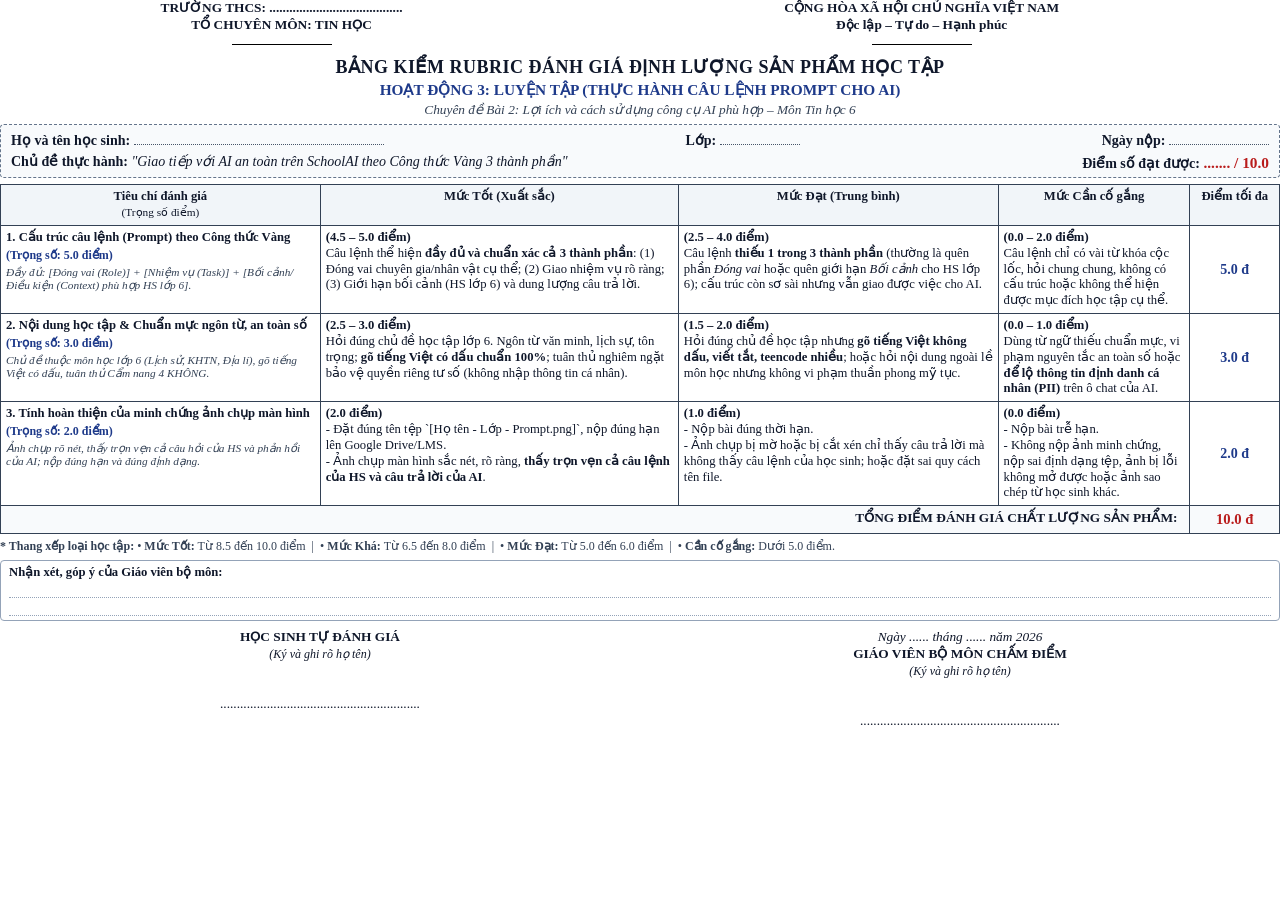
<file: rubric_1_pdf_template.html>
<!DOCTYPE html>
<html lang="vi">
<head>
  <meta charset="UTF-8">
  <title>BẢNG KIỂM RUBRIC ĐÁNH GIÁ HOẠT ĐỘNG 3 (LUYỆN TẬP PROMPT CHO AI - TIN HỌC 6)</title>
  <style>
    @page {
      size: A4 portrait;
      margin: 8mm 12mm 8mm 12mm;
    }
    * {
      box-sizing: border-box;
      margin: 0;
      padding: 0;
      font-family: 'Times New Roman', Times, serif;
    }
    body {
      color: #0f172a;
      background: #ffffff;
      font-size: 11pt;
      line-height: 1.25;
      padding: 0;
    }
    .header-table {
      width: 100%;
      border-collapse: collapse;
      margin-bottom: 6px;
    }
    .header-table td {
      border: none;
      vertical-align: top;
      padding: 0;
    }
    .text-center {
      text-align: center;
    }
    .header-left {
      width: 44%;
      font-size: 10pt;
    }
    .header-right {
      width: 56%;
      font-size: 10pt;
    }
    .line-decor {
      display: inline-block;
      width: 100px;
      height: 1px;
      background: #000;
      margin: 2px auto 0 auto;
    }
    .doc-title {
      text-align: center;
      margin: 4px 0 6px 0;
    }
    .doc-title h1 {
      font-size: 13.5pt;
      font-weight: bold;
      color: #0f172a;
      text-transform: uppercase;
      letter-spacing: 0.5px;
      margin-bottom: 2px;
    }
    .doc-title h2 {
      font-size: 11.5pt;
      font-weight: bold;
      color: #1e3a8a;
      text-transform: uppercase;
      margin-bottom: 2px;
    }
    .doc-title p {
      font-size: 10pt;
      font-style: italic;
      color: #334155;
    }
    .student-info-box {
      border: 1px dashed #64748b;
      background: #f8fafc;
      padding: 5px 10px;
      margin: 4px 0 6px 0;
      border-radius: 4px;
      font-size: 10.5pt;
    }
    .student-info-row {
      display: flex;
      justify-content: space-between;
      margin-bottom: 2px;
    }
    .student-info-row:last-child {
      margin-bottom: 0;
    }
    .dots {
      border-bottom: 1px dotted #475569;
      display: inline-block;
      min-width: 150px;
      height: 15px;
    }
    .rubric-table {
      width: 100%;
      border-collapse: collapse;
      margin-top: 4px;
      font-size: 9.5pt;
      line-height: 1.25;
    }
    .rubric-table th, .rubric-table td {
      border: 1px solid #334155;
      padding: 4px 5px;
      vertical-align: top;
    }
    .rubric-table th {
      background-color: #f1f5f9;
      color: #0f172a;
      font-weight: bold;
      text-align: center;
    }
    .level-header {
      font-size: 8.5pt;
      font-weight: normal;
    }
    .criteria-title {
      font-weight: bold;
      color: #0f172a;
      font-size: 9.5pt;
      display: block;
      margin-bottom: 2px;
    }
    .score-badge {
      display: inline-block;
      font-weight: bold;
      color: #1e3a8a;
      font-size: 9pt;
    }
    .example-box {
      margin-top: 2px;
      font-style: italic;
      color: #334155;
      font-size: 8.5pt;
      line-height: 1.2;
    }
    .total-row td {
      font-weight: bold;
      background-color: #f8fafc;
      font-size: 10pt;
    }
    .note-box {
      margin-top: 5px;
      font-size: 9pt;
      color: #334155;
      line-height: 1.25;
    }
    .feedback-box {
      border: 1px solid #94a3b8;
      border-radius: 4px;
      padding: 4px 8px;
      margin-top: 6px;
      font-size: 9.5pt;
      background: #ffffff;
    }
    .signature-table {
      width: 100%;
      border-collapse: collapse;
      margin-top: 8px;
    }
    .signature-table td {
      border: none;
      vertical-align: top;
      text-align: center;
      font-size: 10pt;
      line-height: 1.25;
    }
  </style>
</head>
<body>

  <!-- Phần Tiêu ngữ Hành chính -->
  <table class="header-table">
    <tr>
      <td class="header-left text-center">
        <strong>TRƯỜNG THCS: ........................................</strong><br>
        <strong>TỔ CHUYÊN MÔN: TIN HỌC</strong><br>
        <div class="line-decor"></div>
      </td>
      <td class="header-right text-center">
        <strong>CỘNG HÒA XÃ HỘI CHỦ NGHĨA VIỆT NAM</strong><br>
        <strong>Độc lập – Tự do – Hạnh phúc</strong><br>
        <div class="line-decor"></div>
      </td>
    </tr>
  </table>

  <!-- Tiêu đề văn bản -->
  <div class="doc-title">
    <h1>BẢNG KIỂM RUBRIC ĐÁNH GIÁ ĐỊNH LƯỢNG SẢN PHẨM HỌC TẬP</h1>
    <h2>HOẠT ĐỘNG 3: LUYỆN TẬP (THỰC HÀNH CÂU LỆNH PROMPT CHO AI)</h2>
    <p>Chuyên đề Bài 2: Lợi ích và cách sử dụng công cụ AI phù hợp – Môn Tin học 6</p>
  </div>

  <!-- Thông tin học sinh -->
  <div class="student-info-box">
    <div class="student-info-row">
      <div><strong>Họ và tên học sinh:</strong> <span class="dots" style="min-width: 250px;"></span></div>
      <div><strong>Lớp:</strong> <span class="dots" style="min-width: 80px;"></span></div>
      <div><strong>Ngày nộp:</strong> <span class="dots" style="min-width: 100px;"></span></div>
    </div>
    <div class="student-info-row" style="margin-top: 3px;">
      <div><strong>Chủ đề thực hành:</strong> <em>"Giao tiếp với AI an toàn trên SchoolAI theo Công thức Vàng 3 thành phần"</em></div>
      <div><strong>Điểm số đạt được:</strong> <strong style="color: #b91c1c; font-size: 11.5pt;">....... / 10.0</strong></div>
    </div>
  </div>

  <!-- Ma trận Rubric 3 tiêu chí -->
  <table class="rubric-table">
    <thead>
      <tr>
        <th style="width: 25%;">Tiêu chí đánh giá<br><span class="level-header">(Trọng số điểm)</span></th>
        <th style="width: 28%;">Mức Tốt (Xuất sắc)</th>
        <th style="width: 25%;">Mức Đạt (Trung bình)</th>
        <th style="width: 15%;">Mức Cần cố gắng</th>
        <th style="width: 7%;">Điểm tối đa</th>
      </tr>
    </thead>
    <tbody>
      <!-- Tiêu chí 1 -->
      <tr>
        <td>
          <span class="criteria-title">1. Cấu trúc câu lệnh (Prompt) theo Công thức Vàng</span>
          <span class="score-badge">(Trọng số: 5.0 điểm)</span>
          <div class="example-box">
            Đầy đủ: [Đóng vai (Role)] + [Nhiệm vụ (Task)] + [Bối cảnh/Điều kiện (Context) phù hợp HS lớp 6].
          </div>
        </td>
        <td>
          <strong>(4.5 – 5.0 điểm)</strong><br>
          Câu lệnh thể hiện <strong>đầy đủ và chuẩn xác cả 3 thành phần</strong>: (1) Đóng vai chuyên gia/nhân vật cụ thể; (2) Giao nhiệm vụ rõ ràng; (3) Giới hạn bối cảnh (HS lớp 6) và dung lượng câu trả lời.
        </td>
        <td>
          <strong>(2.5 – 4.0 điểm)</strong><br>
          Câu lệnh <strong>thiếu 1 trong 3 thành phần</strong> (thường là quên phần <em>Đóng vai</em> hoặc quên giới hạn <em>Bối cảnh</em> cho HS lớp 6); cấu trúc còn sơ sài nhưng vẫn giao được việc cho AI.
        </td>
        <td>
          <strong>(0.0 – 2.0 điểm)</strong><br>
          Câu lệnh chỉ có vài từ khóa cộc lốc, hỏi chung chung, không có cấu trúc hoặc không thể hiện được mục đích học tập cụ thể.
        </td>
        <td class="text-center" style="vertical-align: middle; font-weight: bold; font-size: 10.5pt; color: #1e3a8a;">
          5.0 đ
        </td>
      </tr>

      <!-- Tiêu chí 2 -->
      <tr>
        <td>
          <span class="criteria-title">2. Nội dung học tập &amp; Chuẩn mực ngôn từ, an toàn số</span>
          <span class="score-badge">(Trọng số: 3.0 điểm)</span>
          <div class="example-box">
            Chủ đề thuộc môn học lớp 6 (Lịch sử, KHTN, Địa lí), gõ tiếng Việt có dấu, tuân thủ Cẩm nang 4 KHÔNG.
          </div>
        </td>
        <td>
          <strong>(2.5 – 3.0 điểm)</strong><br>
          Hỏi đúng chủ đề học tập lớp 6. Ngôn từ văn minh, lịch sự, tôn trọng; <strong>gõ tiếng Việt có dấu chuẩn 100%</strong>; tuân thủ nghiêm ngặt bảo vệ quyền riêng tư số (không nhập thông tin cá nhân).
        </td>
        <td>
          <strong>(1.5 – 2.0 điểm)</strong><br>
          Hỏi đúng chủ đề học tập nhưng <strong>gõ tiếng Việt không dấu, viết tắt, teencode nhiều</strong>; hoặc hỏi nội dung ngoài lề môn học nhưng không vi phạm thuần phong mỹ tục.
        </td>
        <td>
          <strong>(0.0 – 1.0 điểm)</strong><br>
          Dùng từ ngữ thiếu chuẩn mực, vi phạm nguyên tắc an toàn số hoặc <strong>để lộ thông tin định danh cá nhân (PII)</strong> trên ô chat của AI.
        </td>
        <td class="text-center" style="vertical-align: middle; font-weight: bold; font-size: 10.5pt; color: #1e3a8a;">
          3.0 đ
        </td>
      </tr>

      <!-- Tiêu chí 3 -->
      <tr>
        <td>
          <span class="criteria-title">3. Tính hoàn thiện của minh chứng ảnh chụp màn hình</span>
          <span class="score-badge">(Trọng số: 2.0 điểm)</span>
          <div class="example-box">
            Ảnh chụp rõ nét, thấy trọn vẹn cả câu hỏi của HS và phản hồi của AI; nộp đúng hạn và đúng định dạng.
          </div>
        </td>
        <td>
          <strong>(2.0 điểm)</strong><br>
          - Đặt đúng tên tệp `[Họ tên - Lớp - Prompt.png]`, nộp đúng hạn lên Google Drive/LMS.<br>
          - Ảnh chụp màn hình sắc nét, rõ ràng, <strong>thấy trọn vẹn cả câu lệnh của HS và câu trả lời của AI</strong>.
        </td>
        <td>
          <strong>(1.0 điểm)</strong><br>
          - Nộp bài đúng thời hạn.<br>
          - Ảnh chụp bị mờ hoặc bị cắt xén chỉ thấy câu trả lời mà không thấy câu lệnh của học sinh; hoặc đặt sai quy cách tên file.
        </td>
        <td>
          <strong>(0.0 điểm)</strong><br>
          - Nộp bài trễ hạn.<br>
          - Không nộp ảnh minh chứng, nộp sai định dạng tệp, ảnh bị lỗi không mở được hoặc ảnh sao chép từ học sinh khác.
        </td>
        <td class="text-center" style="vertical-align: middle; font-weight: bold; font-size: 10.5pt; color: #1e3a8a;">
          2.0 đ
        </td>
      </tr>

      <!-- Hàng tổng cộng -->
      <tr class="total-row">
        <td colspan="4" style="text-align: right; padding-right: 12px; text-transform: uppercase;">
          TỔNG ĐIỂM ĐÁNH GIÁ CHẤT LƯỢNG SẢN PHẨM:
        </td>
        <td class="text-center" style="color: #b91c1c; font-size: 11pt;">
          10.0 đ
        </td>
      </tr>
    </tbody>
  </table>

  <!-- Thang xếp loại học tập -->
  <div class="note-box">
    <strong>* Thang xếp loại học tập:</strong>
    <span>• <strong>Mức Tốt:</strong> Từ 8.5 đến 10.0 điểm</span> &nbsp;|&nbsp; 
    <span>• <strong>Mức Khá:</strong> Từ 6.5 đến 8.0 điểm</span> &nbsp;|&nbsp; 
    <span>• <strong>Mức Đạt:</strong> Từ 5.0 đến 6.0 điểm</span> &nbsp;|&nbsp; 
    <span>• <strong>Cần cố gắng:</strong> Dưới 5.0 điểm</span>.
  </div>

  <!-- Nhận xét của Giáo viên -->
  <div class="feedback-box">
    <strong>Nhận xét, góp ý của Giáo viên bộ môn:</strong>
    <div style="border-bottom: 1px dotted #94a3b8; height: 16px; margin-top: 2px;"></div>
    <div style="border-bottom: 1px dotted #94a3b8; height: 16px; margin-top: 2px;"></div>
  </div>

  <!-- Chữ ký xác nhận -->
  <table class="signature-table">
    <tr>
      <td style="width: 50%;">
        <strong>HỌC SINH TỰ ĐÁNH GIÁ</strong><br>
        <span style="font-style: italic; font-size: 9pt;">(Ký và ghi rõ họ tên)</span>
        <br><br><br>
        ............................................................
      </td>
      <td style="width: 50%;">
        <em>Ngày ...... tháng ...... năm 2026</em><br>
        <strong>GIÁO VIÊN BỘ MÔN CHẤM ĐIỂM</strong><br>
        <span style="font-style: italic; font-size: 9pt;">(Ký và ghi rõ họ tên)</span>
        <br><br><br>
        ............................................................
      </td>
    </tr>
  </table>

</body>
</html>
</file>
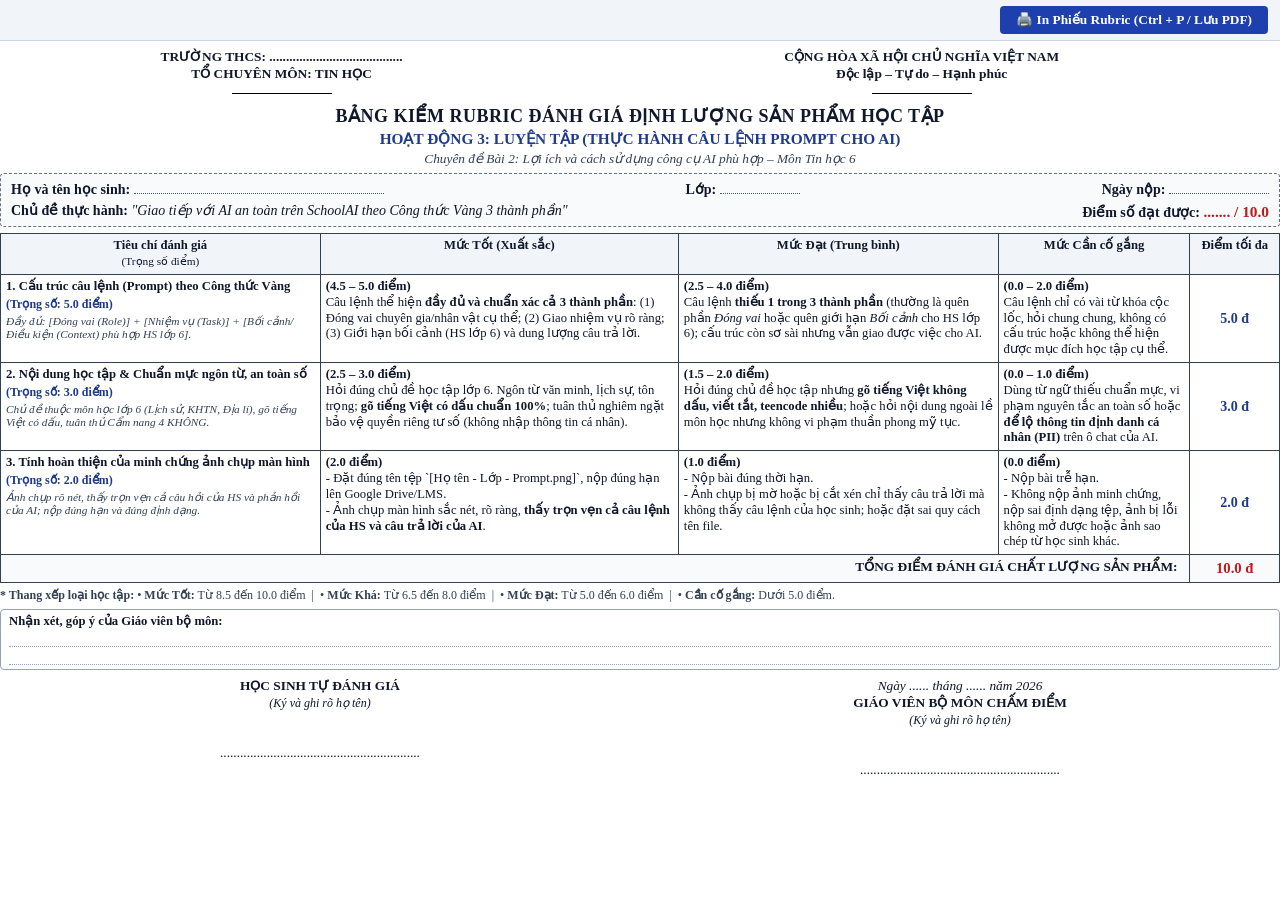
<file: rubric_1_print.html>
<!DOCTYPE html>
<html lang="vi">
<head>
  <meta charset="UTF-8">
  <title>BẢNG KIỂM RUBRIC ĐÁNH GIÁ HOẠT ĐỘNG 3 (LUYỆN TẬP PROMPT CHO AI - TIN HỌC 6)</title>
  <style>
    @page {
      size: A4 portrait;
      margin: 8mm 12mm 8mm 12mm;
    }
    * {
      box-sizing: border-box;
      margin: 0;
      padding: 0;
      font-family: 'Times New Roman', Times, serif;
    }
    body {
      color: #0f172a;
      background: #ffffff;
      font-size: 11pt;
      line-height: 1.25;
      padding: 0;
    }
    .header-table {
      width: 100%;
      border-collapse: collapse;
      margin-bottom: 6px;
    }
    .header-table td {
      border: none;
      vertical-align: top;
      padding: 0;
    }
    .text-center {
      text-align: center;
    }
    .header-left {
      width: 44%;
      font-size: 10pt;
    }
    .header-right {
      width: 56%;
      font-size: 10pt;
    }
    .line-decor {
      display: inline-block;
      width: 100px;
      height: 1px;
      background: #000;
      margin: 2px auto 0 auto;
    }
    .doc-title {
      text-align: center;
      margin: 4px 0 6px 0;
    }
    .doc-title h1 {
      font-size: 13.5pt;
      font-weight: bold;
      color: #0f172a;
      text-transform: uppercase;
      letter-spacing: 0.5px;
      margin-bottom: 2px;
    }
    .doc-title h2 {
      font-size: 11.5pt;
      font-weight: bold;
      color: #1e3a8a;
      text-transform: uppercase;
      margin-bottom: 2px;
    }
    .doc-title p {
      font-size: 10pt;
      font-style: italic;
      color: #334155;
    }
    .student-info-box {
      border: 1px dashed #64748b;
      background: #f8fafc;
      padding: 5px 10px;
      margin: 4px 0 6px 0;
      border-radius: 4px;
      font-size: 10.5pt;
    }
    .student-info-row {
      display: flex;
      justify-content: space-between;
      margin-bottom: 2px;
    }
    .student-info-row:last-child {
      margin-bottom: 0;
    }
    .dots {
      border-bottom: 1px dotted #475569;
      display: inline-block;
      min-width: 150px;
      height: 15px;
    }
    .rubric-table {
      width: 100%;
      border-collapse: collapse;
      margin-top: 4px;
      font-size: 9.5pt;
      line-height: 1.25;
    }
    .rubric-table th, .rubric-table td {
      border: 1px solid #334155;
      padding: 4px 5px;
      vertical-align: top;
    }
    .rubric-table th {
      background-color: #f1f5f9;
      color: #0f172a;
      font-weight: bold;
      text-align: center;
    }
    .level-header {
      font-size: 8.5pt;
      font-weight: normal;
    }
    .criteria-title {
      font-weight: bold;
      color: #0f172a;
      font-size: 9.5pt;
      display: block;
      margin-bottom: 2px;
    }
    .score-badge {
      display: inline-block;
      font-weight: bold;
      color: #1e3a8a;
      font-size: 9pt;
    }
    .example-box {
      margin-top: 2px;
      font-style: italic;
      color: #334155;
      font-size: 8.5pt;
      line-height: 1.2;
    }
    .total-row td {
      font-weight: bold;
      background-color: #f8fafc;
      font-size: 10pt;
    }
    .note-box {
      margin-top: 5px;
      font-size: 9pt;
      color: #334155;
      line-height: 1.25;
    }
    .feedback-box {
      border: 1px solid #94a3b8;
      border-radius: 4px;
      padding: 4px 8px;
      margin-top: 6px;
      font-size: 9.5pt;
      background: #ffffff;
    }
    .signature-table {
      width: 100%;
      border-collapse: collapse;
      margin-top: 8px;
    }
    .signature-table td {
      border: none;
      vertical-align: top;
      text-align: center;
      font-size: 10pt;
      line-height: 1.25;
    }
    @media print {
      body { margin: 0; padding: 0; }
      .no-print { display: none !important; }
    }
  </style>
</head>
<body>

  <!-- Nút in phiếu nhanh khi xem trực tiếp -->
  <div class="no-print" style="text-align: right; margin-bottom: 8px; padding: 6px 12px; background: #f1f5f9; border-bottom: 1px solid #cbd5e1;">
    <button onclick="window.print()" style="padding: 6px 16px; background: #1e40af; color: white; border: none; border-radius: 4px; font-weight: bold; cursor: pointer; font-size: 10pt;">
      🖨️ In Phiếu Rubric (Ctrl + P / Lưu PDF)
    </button>
  </div>

  <!-- Phần Tiêu ngữ Hành chính -->
  <table class="header-table">
    <tr>
      <td class="header-left text-center">
        <strong>TRƯỜNG THCS: ........................................</strong><br>
        <strong>TỔ CHUYÊN MÔN: TIN HỌC</strong><br>
        <div class="line-decor"></div>
      </td>
      <td class="header-right text-center">
        <strong>CỘNG HÒA XÃ HỘI CHỦ NGHĨA VIỆT NAM</strong><br>
        <strong>Độc lập – Tự do – Hạnh phúc</strong><br>
        <div class="line-decor"></div>
      </td>
    </tr>
  </table>

  <!-- Tiêu đề văn bản -->
  <div class="doc-title">
    <h1>BẢNG KIỂM RUBRIC ĐÁNH GIÁ ĐỊNH LƯỢNG SẢN PHẨM HỌC TẬP</h1>
    <h2>HOẠT ĐỘNG 3: LUYỆN TẬP (THỰC HÀNH CÂU LỆNH PROMPT CHO AI)</h2>
    <p>Chuyên đề Bài 2: Lợi ích và cách sử dụng công cụ AI phù hợp – Môn Tin học 6</p>
  </div>

  <!-- Thông tin học sinh -->
  <div class="student-info-box">
    <div class="student-info-row">
      <div><strong>Họ và tên học sinh:</strong> <span class="dots" style="min-width: 250px;"></span></div>
      <div><strong>Lớp:</strong> <span class="dots" style="min-width: 80px;"></span></div>
      <div><strong>Ngày nộp:</strong> <span class="dots" style="min-width: 100px;"></span></div>
    </div>
    <div class="student-info-row" style="margin-top: 3px;">
      <div><strong>Chủ đề thực hành:</strong> <em>"Giao tiếp với AI an toàn trên SchoolAI theo Công thức Vàng 3 thành phần"</em></div>
      <div><strong>Điểm số đạt được:</strong> <strong style="color: #b91c1c; font-size: 11.5pt;">....... / 10.0</strong></div>
    </div>
  </div>

  <!-- Ma trận Rubric 3 tiêu chí -->
  <table class="rubric-table">
    <thead>
      <tr>
        <th style="width: 25%;">Tiêu chí đánh giá<br><span class="level-header">(Trọng số điểm)</span></th>
        <th style="width: 28%;">Mức Tốt (Xuất sắc)</th>
        <th style="width: 25%;">Mức Đạt (Trung bình)</th>
        <th style="width: 15%;">Mức Cần cố gắng</th>
        <th style="width: 7%;">Điểm tối đa</th>
      </tr>
    </thead>
    <tbody>
      <!-- Tiêu chí 1 -->
      <tr>
        <td>
          <span class="criteria-title">1. Cấu trúc câu lệnh (Prompt) theo Công thức Vàng</span>
          <span class="score-badge">(Trọng số: 5.0 điểm)</span>
          <div class="example-box">
            Đầy đủ: [Đóng vai (Role)] + [Nhiệm vụ (Task)] + [Bối cảnh/Điều kiện (Context) phù hợp HS lớp 6].
          </div>
        </td>
        <td>
          <strong>(4.5 – 5.0 điểm)</strong><br>
          Câu lệnh thể hiện <strong>đầy đủ và chuẩn xác cả 3 thành phần</strong>: (1) Đóng vai chuyên gia/nhân vật cụ thể; (2) Giao nhiệm vụ rõ ràng; (3) Giới hạn bối cảnh (HS lớp 6) và dung lượng câu trả lời.
        </td>
        <td>
          <strong>(2.5 – 4.0 điểm)</strong><br>
          Câu lệnh <strong>thiếu 1 trong 3 thành phần</strong> (thường là quên phần <em>Đóng vai</em> hoặc quên giới hạn <em>Bối cảnh</em> cho HS lớp 6); cấu trúc còn sơ sài nhưng vẫn giao được việc cho AI.
        </td>
        <td>
          <strong>(0.0 – 2.0 điểm)</strong><br>
          Câu lệnh chỉ có vài từ khóa cộc lốc, hỏi chung chung, không có cấu trúc hoặc không thể hiện được mục đích học tập cụ thể.
        </td>
        <td class="text-center" style="vertical-align: middle; font-weight: bold; font-size: 10.5pt; color: #1e3a8a;">
          5.0 đ
        </td>
      </tr>

      <!-- Tiêu chí 2 -->
      <tr>
        <td>
          <span class="criteria-title">2. Nội dung học tập &amp; Chuẩn mực ngôn từ, an toàn số</span>
          <span class="score-badge">(Trọng số: 3.0 điểm)</span>
          <div class="example-box">
            Chủ đề thuộc môn học lớp 6 (Lịch sử, KHTN, Địa lí), gõ tiếng Việt có dấu, tuân thủ Cẩm nang 4 KHÔNG.
          </div>
        </td>
        <td>
          <strong>(2.5 – 3.0 điểm)</strong><br>
          Hỏi đúng chủ đề học tập lớp 6. Ngôn từ văn minh, lịch sự, tôn trọng; <strong>gõ tiếng Việt có dấu chuẩn 100%</strong>; tuân thủ nghiêm ngặt bảo vệ quyền riêng tư số (không nhập thông tin cá nhân).
        </td>
        <td>
          <strong>(1.5 – 2.0 điểm)</strong><br>
          Hỏi đúng chủ đề học tập nhưng <strong>gõ tiếng Việt không dấu, viết tắt, teencode nhiều</strong>; hoặc hỏi nội dung ngoài lề môn học nhưng không vi phạm thuần phong mỹ tục.
        </td>
        <td>
          <strong>(0.0 – 1.0 điểm)</strong><br>
          Dùng từ ngữ thiếu chuẩn mực, vi phạm nguyên tắc an toàn số hoặc <strong>để lộ thông tin định danh cá nhân (PII)</strong> trên ô chat của AI.
        </td>
        <td class="text-center" style="vertical-align: middle; font-weight: bold; font-size: 10.5pt; color: #1e3a8a;">
          3.0 đ
        </td>
      </tr>

      <!-- Tiêu chí 3 -->
      <tr>
        <td>
          <span class="criteria-title">3. Tính hoàn thiện của minh chứng ảnh chụp màn hình</span>
          <span class="score-badge">(Trọng số: 2.0 điểm)</span>
          <div class="example-box">
            Ảnh chụp rõ nét, thấy trọn vẹn cả câu hỏi của HS và phản hồi của AI; nộp đúng hạn và đúng định dạng.
          </div>
        </td>
        <td>
          <strong>(2.0 điểm)</strong><br>
          - Đặt đúng tên tệp `[Họ tên - Lớp - Prompt.png]`, nộp đúng hạn lên Google Drive/LMS.<br>
          - Ảnh chụp màn hình sắc nét, rõ ràng, <strong>thấy trọn vẹn cả câu lệnh của HS và câu trả lời của AI</strong>.
        </td>
        <td>
          <strong>(1.0 điểm)</strong><br>
          - Nộp bài đúng thời hạn.<br>
          - Ảnh chụp bị mờ hoặc bị cắt xén chỉ thấy câu trả lời mà không thấy câu lệnh của học sinh; hoặc đặt sai quy cách tên file.
        </td>
        <td>
          <strong>(0.0 điểm)</strong><br>
          - Nộp bài trễ hạn.<br>
          - Không nộp ảnh minh chứng, nộp sai định dạng tệp, ảnh bị lỗi không mở được hoặc ảnh sao chép từ học sinh khác.
        </td>
        <td class="text-center" style="vertical-align: middle; font-weight: bold; font-size: 10.5pt; color: #1e3a8a;">
          2.0 đ
        </td>
      </tr>

      <!-- Hàng tổng cộng -->
      <tr class="total-row">
        <td colspan="4" style="text-align: right; padding-right: 12px; text-transform: uppercase;">
          TỔNG ĐIỂM ĐÁNH GIÁ CHẤT LƯỢNG SẢN PHẨM:
        </td>
        <td class="text-center" style="color: #b91c1c; font-size: 11pt;">
          10.0 đ
        </td>
      </tr>
    </tbody>
  </table>

  <!-- Thang xếp loại học tập -->
  <div class="note-box">
    <strong>* Thang xếp loại học tập:</strong>
    <span>• <strong>Mức Tốt:</strong> Từ 8.5 đến 10.0 điểm</span> &nbsp;|&nbsp; 
    <span>• <strong>Mức Khá:</strong> Từ 6.5 đến 8.0 điểm</span> &nbsp;|&nbsp; 
    <span>• <strong>Mức Đạt:</strong> Từ 5.0 đến 6.0 điểm</span> &nbsp;|&nbsp; 
    <span>• <strong>Cần cố gắng:</strong> Dưới 5.0 điểm</span>.
  </div>

  <!-- Nhận xét của Giáo viên -->
  <div class="feedback-box">
    <strong>Nhận xét, góp ý của Giáo viên bộ môn:</strong>
    <div style="border-bottom: 1px dotted #94a3b8; height: 16px; margin-top: 2px;"></div>
    <div style="border-bottom: 1px dotted #94a3b8; height: 16px; margin-top: 2px;"></div>
  </div>

  <!-- Chữ ký xác nhận -->
  <table class="signature-table">
    <tr>
      <td style="width: 50%;">
        <strong>HỌC SINH TỰ ĐÁNH GIÁ</strong><br>
        <span style="font-style: italic; font-size: 9pt;">(Ký và ghi rõ họ tên)</span>
        <br><br><br>
        ............................................................
      </td>
      <td style="width: 50%;">
        <em>Ngày ...... tháng ...... năm 2026</em><br>
        <strong>GIÁO VIÊN BỘ MÔN CHẤM ĐIỂM</strong><br>
        <span style="font-style: italic; font-size: 9pt;">(Ký và ghi rõ họ tên)</span>
        <br><br><br>
        ............................................................
      </td>
    </tr>
  </table>

</body>
</html>
</file>
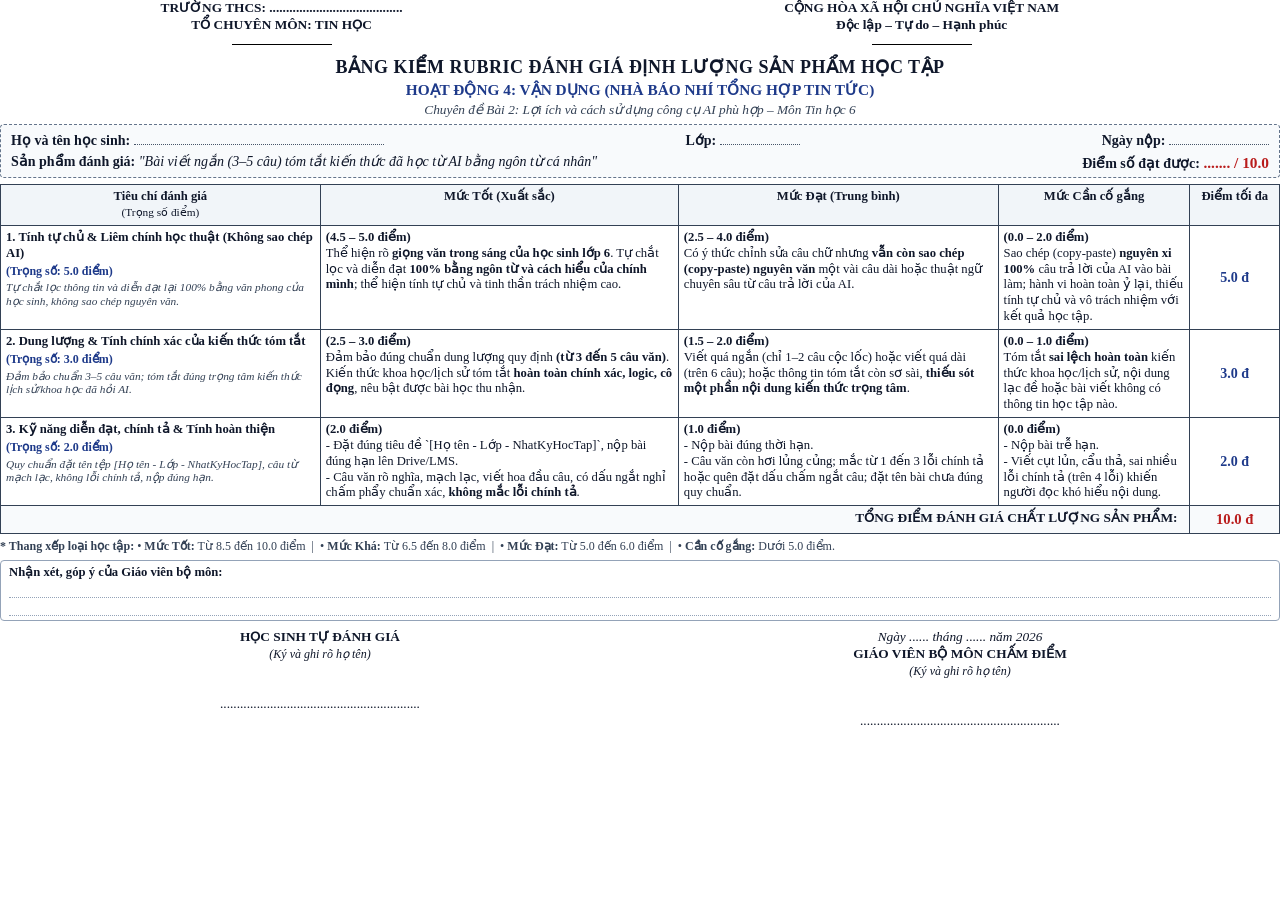
<file: rubric_2_pdf_template.html>
<!DOCTYPE html>
<html lang="vi">
<head>
  <meta charset="UTF-8">
  <title>BẢNG KIỂM RUBRIC ĐÁNH GIÁ HOẠT ĐỘNG 4 (VẬN DỤNG NHÀ BÁO NHÍ - TIN HỌC 6)</title>
  <style>
    @page {
      size: A4 portrait;
      margin: 8mm 12mm 8mm 12mm;
    }
    * {
      box-sizing: border-box;
      margin: 0;
      padding: 0;
      font-family: 'Times New Roman', Times, serif;
    }
    body {
      color: #0f172a;
      background: #ffffff;
      font-size: 11pt;
      line-height: 1.25;
      padding: 0;
    }
    .header-table {
      width: 100%;
      border-collapse: collapse;
      margin-bottom: 6px;
    }
    .header-table td {
      border: none;
      vertical-align: top;
      padding: 0;
    }
    .text-center {
      text-align: center;
    }
    .header-left {
      width: 44%;
      font-size: 10pt;
    }
    .header-right {
      width: 56%;
      font-size: 10pt;
    }
    .line-decor {
      display: inline-block;
      width: 100px;
      height: 1px;
      background: #000;
      margin: 2px auto 0 auto;
    }
    .doc-title {
      text-align: center;
      margin: 4px 0 6px 0;
    }
    .doc-title h1 {
      font-size: 13.5pt;
      font-weight: bold;
      color: #0f172a;
      text-transform: uppercase;
      letter-spacing: 0.5px;
      margin-bottom: 2px;
    }
    .doc-title h2 {
      font-size: 11.5pt;
      font-weight: bold;
      color: #1e3a8a;
      text-transform: uppercase;
      margin-bottom: 2px;
    }
    .doc-title p {
      font-size: 10pt;
      font-style: italic;
      color: #334155;
    }
    .student-info-box {
      border: 1px dashed #64748b;
      background: #f8fafc;
      padding: 5px 10px;
      margin: 4px 0 6px 0;
      border-radius: 4px;
      font-size: 10.5pt;
    }
    .student-info-row {
      display: flex;
      justify-content: space-between;
      margin-bottom: 2px;
    }
    .student-info-row:last-child {
      margin-bottom: 0;
    }
    .dots {
      border-bottom: 1px dotted #475569;
      display: inline-block;
      min-width: 150px;
      height: 15px;
    }
    .rubric-table {
      width: 100%;
      border-collapse: collapse;
      margin-top: 4px;
      font-size: 9.5pt;
      line-height: 1.25;
    }
    .rubric-table th, .rubric-table td {
      border: 1px solid #334155;
      padding: 4px 5px;
      vertical-align: top;
    }
    .rubric-table th {
      background-color: #f1f5f9;
      color: #0f172a;
      font-weight: bold;
      text-align: center;
    }
    .level-header {
      font-size: 8.5pt;
      font-weight: normal;
    }
    .criteria-title {
      font-weight: bold;
      color: #0f172a;
      font-size: 9.5pt;
      display: block;
      margin-bottom: 2px;
    }
    .score-badge {
      display: inline-block;
      font-weight: bold;
      color: #1e3a8a;
      font-size: 9pt;
    }
    .example-box {
      margin-top: 2px;
      font-style: italic;
      color: #334155;
      font-size: 8.5pt;
      line-height: 1.2;
    }
    .total-row td {
      font-weight: bold;
      background-color: #f8fafc;
      font-size: 10pt;
    }
    .note-box {
      margin-top: 5px;
      font-size: 9pt;
      color: #334155;
      line-height: 1.25;
    }
    .feedback-box {
      border: 1px solid #94a3b8;
      border-radius: 4px;
      padding: 4px 8px;
      margin-top: 6px;
      font-size: 9.5pt;
      background: #ffffff;
    }
    .signature-table {
      width: 100%;
      border-collapse: collapse;
      margin-top: 8px;
    }
    .signature-table td {
      border: none;
      vertical-align: top;
      text-align: center;
      font-size: 10pt;
      line-height: 1.25;
    }
  </style>
</head>
<body>

  <!-- Phần Tiêu ngữ Hành chính -->
  <table class="header-table">
    <tr>
      <td class="header-left text-center">
        <strong>TRƯỜNG THCS: ........................................</strong><br>
        <strong>TỔ CHUYÊN MÔN: TIN HỌC</strong><br>
        <div class="line-decor"></div>
      </td>
      <td class="header-right text-center">
        <strong>CỘNG HÒA XÃ HỘI CHỦ NGHĨA VIỆT NAM</strong><br>
        <strong>Độc lập – Tự do – Hạnh phúc</strong><br>
        <div class="line-decor"></div>
      </td>
    </tr>
  </table>

  <!-- Tiêu đề văn bản -->
  <div class="doc-title">
    <h1>BẢNG KIỂM RUBRIC ĐÁNH GIÁ ĐỊNH LƯỢNG SẢN PHẨM HỌC TẬP</h1>
    <h2>HOẠT ĐỘNG 4: VẬN DỤNG (NHÀ BÁO NHÍ TỔNG HỢP TIN TỨC)</h2>
    <p>Chuyên đề Bài 2: Lợi ích và cách sử dụng công cụ AI phù hợp – Môn Tin học 6</p>
  </div>

  <!-- Thông tin học sinh -->
  <div class="student-info-box">
    <div class="student-info-row">
      <div><strong>Họ và tên học sinh:</strong> <span class="dots" style="min-width: 250px;"></span></div>
      <div><strong>Lớp:</strong> <span class="dots" style="min-width: 80px;"></span></div>
      <div><strong>Ngày nộp:</strong> <span class="dots" style="min-width: 100px;"></span></div>
    </div>
    <div class="student-info-row" style="margin-top: 3px;">
      <div><strong>Sản phẩm đánh giá:</strong> <em>"Bài viết ngắn (3–5 câu) tóm tắt kiến thức đã học từ AI bằng ngôn từ cá nhân"</em></div>
      <div><strong>Điểm số đạt được:</strong> <strong style="color: #b91c1c; font-size: 11.5pt;">....... / 10.0</strong></div>
    </div>
  </div>

  <!-- Ma trận Rubric 3 tiêu chí -->
  <table class="rubric-table">
    <thead>
      <tr>
        <th style="width: 25%;">Tiêu chí đánh giá<br><span class="level-header">(Trọng số điểm)</span></th>
        <th style="width: 28%;">Mức Tốt (Xuất sắc)</th>
        <th style="width: 25%;">Mức Đạt (Trung bình)</th>
        <th style="width: 15%;">Mức Cần cố gắng</th>
        <th style="width: 7%;">Điểm tối đa</th>
      </tr>
    </thead>
    <tbody>
      <!-- Tiêu chí 1 -->
      <tr>
        <td>
          <span class="criteria-title">1. Tính tự chủ &amp; Liêm chính học thuật (Không sao chép AI)</span>
          <span class="score-badge">(Trọng số: 5.0 điểm)</span>
          <div class="example-box">
            Tự chắt lọc thông tin và diễn đạt lại 100% bằng văn phong của học sinh, không sao chép nguyên văn.
          </div>
        </td>
        <td>
          <strong>(4.5 – 5.0 điểm)</strong><br>
          Thể hiện rõ <strong>giọng văn trong sáng của học sinh lớp 6</strong>. Tự chắt lọc và diễn đạt <strong>100% bằng ngôn từ và cách hiểu của chính mình</strong>; thể hiện tính tự chủ và tinh thần trách nhiệm cao.
        </td>
        <td>
          <strong>(2.5 – 4.0 điểm)</strong><br>
          Có ý thức chỉnh sửa câu chữ nhưng <strong>vẫn còn sao chép (copy-paste) nguyên văn</strong> một vài câu dài hoặc thuật ngữ chuyên sâu từ câu trả lời của AI.
        </td>
        <td>
          <strong>(0.0 – 2.0 điểm)</strong><br>
          Sao chép (copy-paste) <strong>nguyên xi 100%</strong> câu trả lời của AI vào bài làm; hành vi hoàn toàn ỷ lại, thiếu tính tự chủ và vô trách nhiệm với kết quả học tập.
        </td>
        <td class="text-center" style="vertical-align: middle; font-weight: bold; font-size: 10.5pt; color: #1e3a8a;">
          5.0 đ
        </td>
      </tr>

      <!-- Tiêu chí 2 -->
      <tr>
        <td>
          <span class="criteria-title">2. Dung lượng &amp; Tính chính xác của kiến thức tóm tắt</span>
          <span class="score-badge">(Trọng số: 3.0 điểm)</span>
          <div class="example-box">
            Đảm bảo chuẩn 3–5 câu văn; tóm tắt đúng trọng tâm kiến thức lịch sử/khoa học đã hỏi AI.
          </div>
        </td>
        <td>
          <strong>(2.5 – 3.0 điểm)</strong><br>
          Đảm bảo đúng chuẩn dung lượng quy định <strong>(từ 3 đến 5 câu văn)</strong>. Kiến thức khoa học/lịch sử tóm tắt <strong>hoàn toàn chính xác, logic, cô đọng</strong>, nêu bật được bài học thu nhận.
        </td>
        <td>
          <strong>(1.5 – 2.0 điểm)</strong><br>
          Viết quá ngắn (chỉ 1–2 câu cộc lốc) hoặc viết quá dài (trên 6 câu); hoặc thông tin tóm tắt còn sơ sài, <strong>thiếu sót một phần nội dung kiến thức trọng tâm</strong>.
        </td>
        <td>
          <strong>(0.0 – 1.0 điểm)</strong><br>
          Tóm tắt <strong>sai lệch hoàn toàn</strong> kiến thức khoa học/lịch sử, nội dung lạc đề hoặc bài viết không có thông tin học tập nào.
        </td>
        <td class="text-center" style="vertical-align: middle; font-weight: bold; font-size: 10.5pt; color: #1e3a8a;">
          3.0 đ
        </td>
      </tr>

      <!-- Tiêu chí 3 -->
      <tr>
        <td>
          <span class="criteria-title">3. Kỹ năng diễn đạt, chính tả &amp; Tính hoàn thiện</span>
          <span class="score-badge">(Trọng số: 2.0 điểm)</span>
          <div class="example-box">
            Quy chuẩn đặt tên tệp [Họ tên - Lớp - NhatKyHocTap], câu từ mạch lạc, không lỗi chính tả, nộp đúng hạn.
          </div>
        </td>
        <td>
          <strong>(2.0 điểm)</strong><br>
          - Đặt đúng tiêu đề `[Họ tên - Lớp - NhatKyHocTap]`, nộp bài đúng hạn lên Drive/LMS.<br>
          - Câu văn rõ nghĩa, mạch lạc, viết hoa đầu câu, có dấu ngắt nghỉ chấm phẩy chuẩn xác, <strong>không mắc lỗi chính tả</strong>.
        </td>
        <td>
          <strong>(1.0 điểm)</strong><br>
          - Nộp bài đúng thời hạn.<br>
          - Câu văn còn hơi lủng củng; mắc từ 1 đến 3 lỗi chính tả hoặc quên đặt dấu chấm ngắt câu; đặt tên bài chưa đúng quy chuẩn.
        </td>
        <td>
          <strong>(0.0 điểm)</strong><br>
          - Nộp bài trễ hạn.<br>
          - Viết cụt lủn, cẩu thả, sai nhiều lỗi chính tả (trên 4 lỗi) khiến người đọc khó hiểu nội dung.
        </td>
        <td class="text-center" style="vertical-align: middle; font-weight: bold; font-size: 10.5pt; color: #1e3a8a;">
          2.0 đ
        </td>
      </tr>

      <!-- Hàng tổng cộng -->
      <tr class="total-row">
        <td colspan="4" style="text-align: right; padding-right: 12px; text-transform: uppercase;">
          TỔNG ĐIỂM ĐÁNH GIÁ CHẤT LƯỢNG SẢN PHẨM:
        </td>
        <td class="text-center" style="color: #b91c1c; font-size: 11pt;">
          10.0 đ
        </td>
      </tr>
    </tbody>
  </table>

  <!-- Thang xếp loại học tập -->
  <div class="note-box">
    <strong>* Thang xếp loại học tập:</strong>
    <span>• <strong>Mức Tốt:</strong> Từ 8.5 đến 10.0 điểm</span> &nbsp;|&nbsp; 
    <span>• <strong>Mức Khá:</strong> Từ 6.5 đến 8.0 điểm</span> &nbsp;|&nbsp; 
    <span>• <strong>Mức Đạt:</strong> Từ 5.0 đến 6.0 điểm</span> &nbsp;|&nbsp; 
    <span>• <strong>Cần cố gắng:</strong> Dưới 5.0 điểm</span>.
  </div>

  <!-- Nhận xét của Giáo viên -->
  <div class="feedback-box">
    <strong>Nhận xét, góp ý của Giáo viên bộ môn:</strong>
    <div style="border-bottom: 1px dotted #94a3b8; height: 16px; margin-top: 2px;"></div>
    <div style="border-bottom: 1px dotted #94a3b8; height: 16px; margin-top: 2px;"></div>
  </div>

  <!-- Chữ ký xác nhận -->
  <table class="signature-table">
    <tr>
      <td style="width: 50%;">
        <strong>HỌC SINH TỰ ĐÁNH GIÁ</strong><br>
        <span style="font-style: italic; font-size: 9pt;">(Ký và ghi rõ họ tên)</span>
        <br><br><br>
        ............................................................
      </td>
      <td style="width: 50%;">
        <em>Ngày ...... tháng ...... năm 2026</em><br>
        <strong>GIÁO VIÊN BỘ MÔN CHẤM ĐIỂM</strong><br>
        <span style="font-style: italic; font-size: 9pt;">(Ký và ghi rõ họ tên)</span>
        <br><br><br>
        ............................................................
      </td>
    </tr>
  </table>

</body>
</html>
</file>
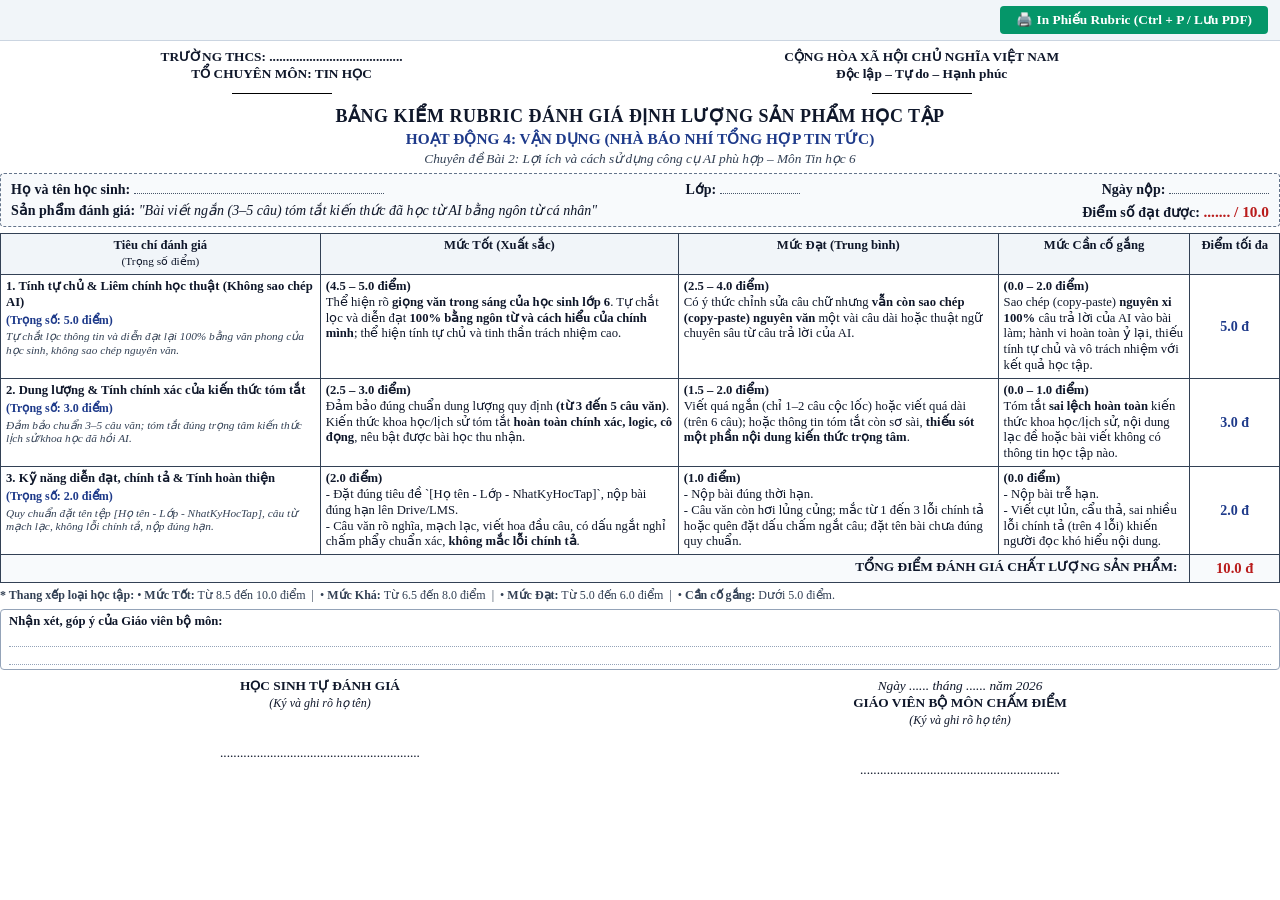
<file: rubric_2_print.html>
<!DOCTYPE html>
<html lang="vi">
<head>
  <meta charset="UTF-8">
  <title>BẢNG KIỂM RUBRIC ĐÁNH GIÁ HOẠT ĐỘNG 4 (VẬN DỤNG NHÀ BÁO NHÍ - TIN HỌC 6)</title>
  <style>
    @page {
      size: A4 portrait;
      margin: 8mm 12mm 8mm 12mm;
    }
    * {
      box-sizing: border-box;
      margin: 0;
      padding: 0;
      font-family: 'Times New Roman', Times, serif;
    }
    body {
      color: #0f172a;
      background: #ffffff;
      font-size: 11pt;
      line-height: 1.25;
      padding: 0;
    }
    .header-table {
      width: 100%;
      border-collapse: collapse;
      margin-bottom: 6px;
    }
    .header-table td {
      border: none;
      vertical-align: top;
      padding: 0;
    }
    .text-center {
      text-align: center;
    }
    .header-left {
      width: 44%;
      font-size: 10pt;
    }
    .header-right {
      width: 56%;
      font-size: 10pt;
    }
    .line-decor {
      display: inline-block;
      width: 100px;
      height: 1px;
      background: #000;
      margin: 2px auto 0 auto;
    }
    .doc-title {
      text-align: center;
      margin: 4px 0 6px 0;
    }
    .doc-title h1 {
      font-size: 13.5pt;
      font-weight: bold;
      color: #0f172a;
      text-transform: uppercase;
      letter-spacing: 0.5px;
      margin-bottom: 2px;
    }
    .doc-title h2 {
      font-size: 11.5pt;
      font-weight: bold;
      color: #1e3a8a;
      text-transform: uppercase;
      margin-bottom: 2px;
    }
    .doc-title p {
      font-size: 10pt;
      font-style: italic;
      color: #334155;
    }
    .student-info-box {
      border: 1px dashed #64748b;
      background: #f8fafc;
      padding: 5px 10px;
      margin: 4px 0 6px 0;
      border-radius: 4px;
      font-size: 10.5pt;
    }
    .student-info-row {
      display: flex;
      justify-content: space-between;
      margin-bottom: 2px;
    }
    .student-info-row:last-child {
      margin-bottom: 0;
    }
    .dots {
      border-bottom: 1px dotted #475569;
      display: inline-block;
      min-width: 150px;
      height: 15px;
    }
    .rubric-table {
      width: 100%;
      border-collapse: collapse;
      margin-top: 4px;
      font-size: 9.5pt;
      line-height: 1.25;
    }
    .rubric-table th, .rubric-table td {
      border: 1px solid #334155;
      padding: 4px 5px;
      vertical-align: top;
    }
    .rubric-table th {
      background-color: #f1f5f9;
      color: #0f172a;
      font-weight: bold;
      text-align: center;
    }
    .level-header {
      font-size: 8.5pt;
      font-weight: normal;
    }
    .criteria-title {
      font-weight: bold;
      color: #0f172a;
      font-size: 9.5pt;
      display: block;
      margin-bottom: 2px;
    }
    .score-badge {
      display: inline-block;
      font-weight: bold;
      color: #1e3a8a;
      font-size: 9pt;
    }
    .example-box {
      margin-top: 2px;
      font-style: italic;
      color: #334155;
      font-size: 8.5pt;
      line-height: 1.2;
    }
    .total-row td {
      font-weight: bold;
      background-color: #f8fafc;
      font-size: 10pt;
    }
    .note-box {
      margin-top: 5px;
      font-size: 9pt;
      color: #334155;
      line-height: 1.25;
    }
    .feedback-box {
      border: 1px solid #94a3b8;
      border-radius: 4px;
      padding: 4px 8px;
      margin-top: 6px;
      font-size: 9.5pt;
      background: #ffffff;
    }
    .signature-table {
      width: 100%;
      border-collapse: collapse;
      margin-top: 8px;
    }
    .signature-table td {
      border: none;
      vertical-align: top;
      text-align: center;
      font-size: 10pt;
      line-height: 1.25;
    }
    @media print {
      body { margin: 0; padding: 0; }
      .no-print { display: none !important; }
    }
  </style>
</head>
<body>

  <!-- Nút in phiếu nhanh khi xem trực tiếp -->
  <div class="no-print" style="text-align: right; margin-bottom: 8px; padding: 6px 12px; background: #f1f5f9; border-bottom: 1px solid #cbd5e1;">
    <button onclick="window.print()" style="padding: 6px 16px; background: #059669; color: white; border: none; border-radius: 4px; font-weight: bold; cursor: pointer; font-size: 10pt;">
      🖨️ In Phiếu Rubric (Ctrl + P / Lưu PDF)
    </button>
  </div>

  <!-- Phần Tiêu ngữ Hành chính -->
  <table class="header-table">
    <tr>
      <td class="header-left text-center">
        <strong>TRƯỜNG THCS: ........................................</strong><br>
        <strong>TỔ CHUYÊN MÔN: TIN HỌC</strong><br>
        <div class="line-decor"></div>
      </td>
      <td class="header-right text-center">
        <strong>CỘNG HÒA XÃ HỘI CHỦ NGHĨA VIỆT NAM</strong><br>
        <strong>Độc lập – Tự do – Hạnh phúc</strong><br>
        <div class="line-decor"></div>
      </td>
    </tr>
  </table>

  <!-- Tiêu đề văn bản -->
  <div class="doc-title">
    <h1>BẢNG KIỂM RUBRIC ĐÁNH GIÁ ĐỊNH LƯỢNG SẢN PHẨM HỌC TẬP</h1>
    <h2>HOẠT ĐỘNG 4: VẬN DỤNG (NHÀ BÁO NHÍ TỔNG HỢP TIN TỨC)</h2>
    <p>Chuyên đề Bài 2: Lợi ích và cách sử dụng công cụ AI phù hợp – Môn Tin học 6</p>
  </div>

  <!-- Thông tin học sinh -->
  <div class="student-info-box">
    <div class="student-info-row">
      <div><strong>Họ và tên học sinh:</strong> <span class="dots" style="min-width: 250px;"></span></div>
      <div><strong>Lớp:</strong> <span class="dots" style="min-width: 80px;"></span></div>
      <div><strong>Ngày nộp:</strong> <span class="dots" style="min-width: 100px;"></span></div>
    </div>
    <div class="student-info-row" style="margin-top: 3px;">
      <div><strong>Sản phẩm đánh giá:</strong> <em>"Bài viết ngắn (3–5 câu) tóm tắt kiến thức đã học từ AI bằng ngôn từ cá nhân"</em></div>
      <div><strong>Điểm số đạt được:</strong> <strong style="color: #b91c1c; font-size: 11.5pt;">....... / 10.0</strong></div>
    </div>
  </div>

  <!-- Ma trận Rubric 3 tiêu chí -->
  <table class="rubric-table">
    <thead>
      <tr>
        <th style="width: 25%;">Tiêu chí đánh giá<br><span class="level-header">(Trọng số điểm)</span></th>
        <th style="width: 28%;">Mức Tốt (Xuất sắc)</th>
        <th style="width: 25%;">Mức Đạt (Trung bình)</th>
        <th style="width: 15%;">Mức Cần cố gắng</th>
        <th style="width: 7%;">Điểm tối đa</th>
      </tr>
    </thead>
    <tbody>
      <!-- Tiêu chí 1 -->
      <tr>
        <td>
          <span class="criteria-title">1. Tính tự chủ &amp; Liêm chính học thuật (Không sao chép AI)</span>
          <span class="score-badge">(Trọng số: 5.0 điểm)</span>
          <div class="example-box">
            Tự chắt lọc thông tin và diễn đạt lại 100% bằng văn phong của học sinh, không sao chép nguyên văn.
          </div>
        </td>
        <td>
          <strong>(4.5 – 5.0 điểm)</strong><br>
          Thể hiện rõ <strong>giọng văn trong sáng của học sinh lớp 6</strong>. Tự chắt lọc và diễn đạt <strong>100% bằng ngôn từ và cách hiểu của chính mình</strong>; thể hiện tính tự chủ và tinh thần trách nhiệm cao.
        </td>
        <td>
          <strong>(2.5 – 4.0 điểm)</strong><br>
          Có ý thức chỉnh sửa câu chữ nhưng <strong>vẫn còn sao chép (copy-paste) nguyên văn</strong> một vài câu dài hoặc thuật ngữ chuyên sâu từ câu trả lời của AI.
        </td>
        <td>
          <strong>(0.0 – 2.0 điểm)</strong><br>
          Sao chép (copy-paste) <strong>nguyên xi 100%</strong> câu trả lời của AI vào bài làm; hành vi hoàn toàn ỷ lại, thiếu tính tự chủ và vô trách nhiệm với kết quả học tập.
        </td>
        <td class="text-center" style="vertical-align: middle; font-weight: bold; font-size: 10.5pt; color: #1e3a8a;">
          5.0 đ
        </td>
      </tr>

      <!-- Tiêu chí 2 -->
      <tr>
        <td>
          <span class="criteria-title">2. Dung lượng &amp; Tính chính xác của kiến thức tóm tắt</span>
          <span class="score-badge">(Trọng số: 3.0 điểm)</span>
          <div class="example-box">
            Đảm bảo chuẩn 3–5 câu văn; tóm tắt đúng trọng tâm kiến thức lịch sử/khoa học đã hỏi AI.
          </div>
        </td>
        <td>
          <strong>(2.5 – 3.0 điểm)</strong><br>
          Đảm bảo đúng chuẩn dung lượng quy định <strong>(từ 3 đến 5 câu văn)</strong>. Kiến thức khoa học/lịch sử tóm tắt <strong>hoàn toàn chính xác, logic, cô đọng</strong>, nêu bật được bài học thu nhận.
        </td>
        <td>
          <strong>(1.5 – 2.0 điểm)</strong><br>
          Viết quá ngắn (chỉ 1–2 câu cộc lốc) hoặc viết quá dài (trên 6 câu); hoặc thông tin tóm tắt còn sơ sài, <strong>thiếu sót một phần nội dung kiến thức trọng tâm</strong>.
        </td>
        <td>
          <strong>(0.0 – 1.0 điểm)</strong><br>
          Tóm tắt <strong>sai lệch hoàn toàn</strong> kiến thức khoa học/lịch sử, nội dung lạc đề hoặc bài viết không có thông tin học tập nào.
        </td>
        <td class="text-center" style="vertical-align: middle; font-weight: bold; font-size: 10.5pt; color: #1e3a8a;">
          3.0 đ
        </td>
      </tr>

      <!-- Tiêu chí 3 -->
      <tr>
        <td>
          <span class="criteria-title">3. Kỹ năng diễn đạt, chính tả &amp; Tính hoàn thiện</span>
          <span class="score-badge">(Trọng số: 2.0 điểm)</span>
          <div class="example-box">
            Quy chuẩn đặt tên tệp [Họ tên - Lớp - NhatKyHocTap], câu từ mạch lạc, không lỗi chính tả, nộp đúng hạn.
          </div>
        </td>
        <td>
          <strong>(2.0 điểm)</strong><br>
          - Đặt đúng tiêu đề `[Họ tên - Lớp - NhatKyHocTap]`, nộp bài đúng hạn lên Drive/LMS.<br>
          - Câu văn rõ nghĩa, mạch lạc, viết hoa đầu câu, có dấu ngắt nghỉ chấm phẩy chuẩn xác, <strong>không mắc lỗi chính tả</strong>.
        </td>
        <td>
          <strong>(1.0 điểm)</strong><br>
          - Nộp bài đúng thời hạn.<br>
          - Câu văn còn hơi lủng củng; mắc từ 1 đến 3 lỗi chính tả hoặc quên đặt dấu chấm ngắt câu; đặt tên bài chưa đúng quy chuẩn.
        </td>
        <td>
          <strong>(0.0 điểm)</strong><br>
          - Nộp bài trễ hạn.<br>
          - Viết cụt lủn, cẩu thả, sai nhiều lỗi chính tả (trên 4 lỗi) khiến người đọc khó hiểu nội dung.
        </td>
        <td class="text-center" style="vertical-align: middle; font-weight: bold; font-size: 10.5pt; color: #1e3a8a;">
          2.0 đ
        </td>
      </tr>

      <!-- Hàng tổng cộng -->
      <tr class="total-row">
        <td colspan="4" style="text-align: right; padding-right: 12px; text-transform: uppercase;">
          TỔNG ĐIỂM ĐÁNH GIÁ CHẤT LƯỢNG SẢN PHẨM:
        </td>
        <td class="text-center" style="color: #b91c1c; font-size: 11pt;">
          10.0 đ
        </td>
      </tr>
    </tbody>
  </table>

  <!-- Thang xếp loại học tập -->
  <div class="note-box">
    <strong>* Thang xếp loại học tập:</strong>
    <span>• <strong>Mức Tốt:</strong> Từ 8.5 đến 10.0 điểm</span> &nbsp;|&nbsp; 
    <span>• <strong>Mức Khá:</strong> Từ 6.5 đến 8.0 điểm</span> &nbsp;|&nbsp; 
    <span>• <strong>Mức Đạt:</strong> Từ 5.0 đến 6.0 điểm</span> &nbsp;|&nbsp; 
    <span>• <strong>Cần cố gắng:</strong> Dưới 5.0 điểm</span>.
  </div>

  <!-- Nhận xét của Giáo viên -->
  <div class="feedback-box">
    <strong>Nhận xét, góp ý của Giáo viên bộ môn:</strong>
    <div style="border-bottom: 1px dotted #94a3b8; height: 16px; margin-top: 2px;"></div>
    <div style="border-bottom: 1px dotted #94a3b8; height: 16px; margin-top: 2px;"></div>
  </div>

  <!-- Chữ ký xác nhận -->
  <table class="signature-table">
    <tr>
      <td style="width: 50%;">
        <strong>HỌC SINH TỰ ĐÁNH GIÁ</strong><br>
        <span style="font-style: italic; font-size: 9pt;">(Ký và ghi rõ họ tên)</span>
        <br><br><br>
        ............................................................
      </td>
      <td style="width: 50%;">
        <em>Ngày ...... tháng ...... năm 2026</em><br>
        <strong>GIÁO VIÊN BỘ MÔN CHẤM ĐIỂM</strong><br>
        <span style="font-style: italic; font-size: 9pt;">(Ký và ghi rõ họ tên)</span>
        <br><br><br>
        ............................................................
      </td>
    </tr>
  </table>

</body>
</html>
</file>
